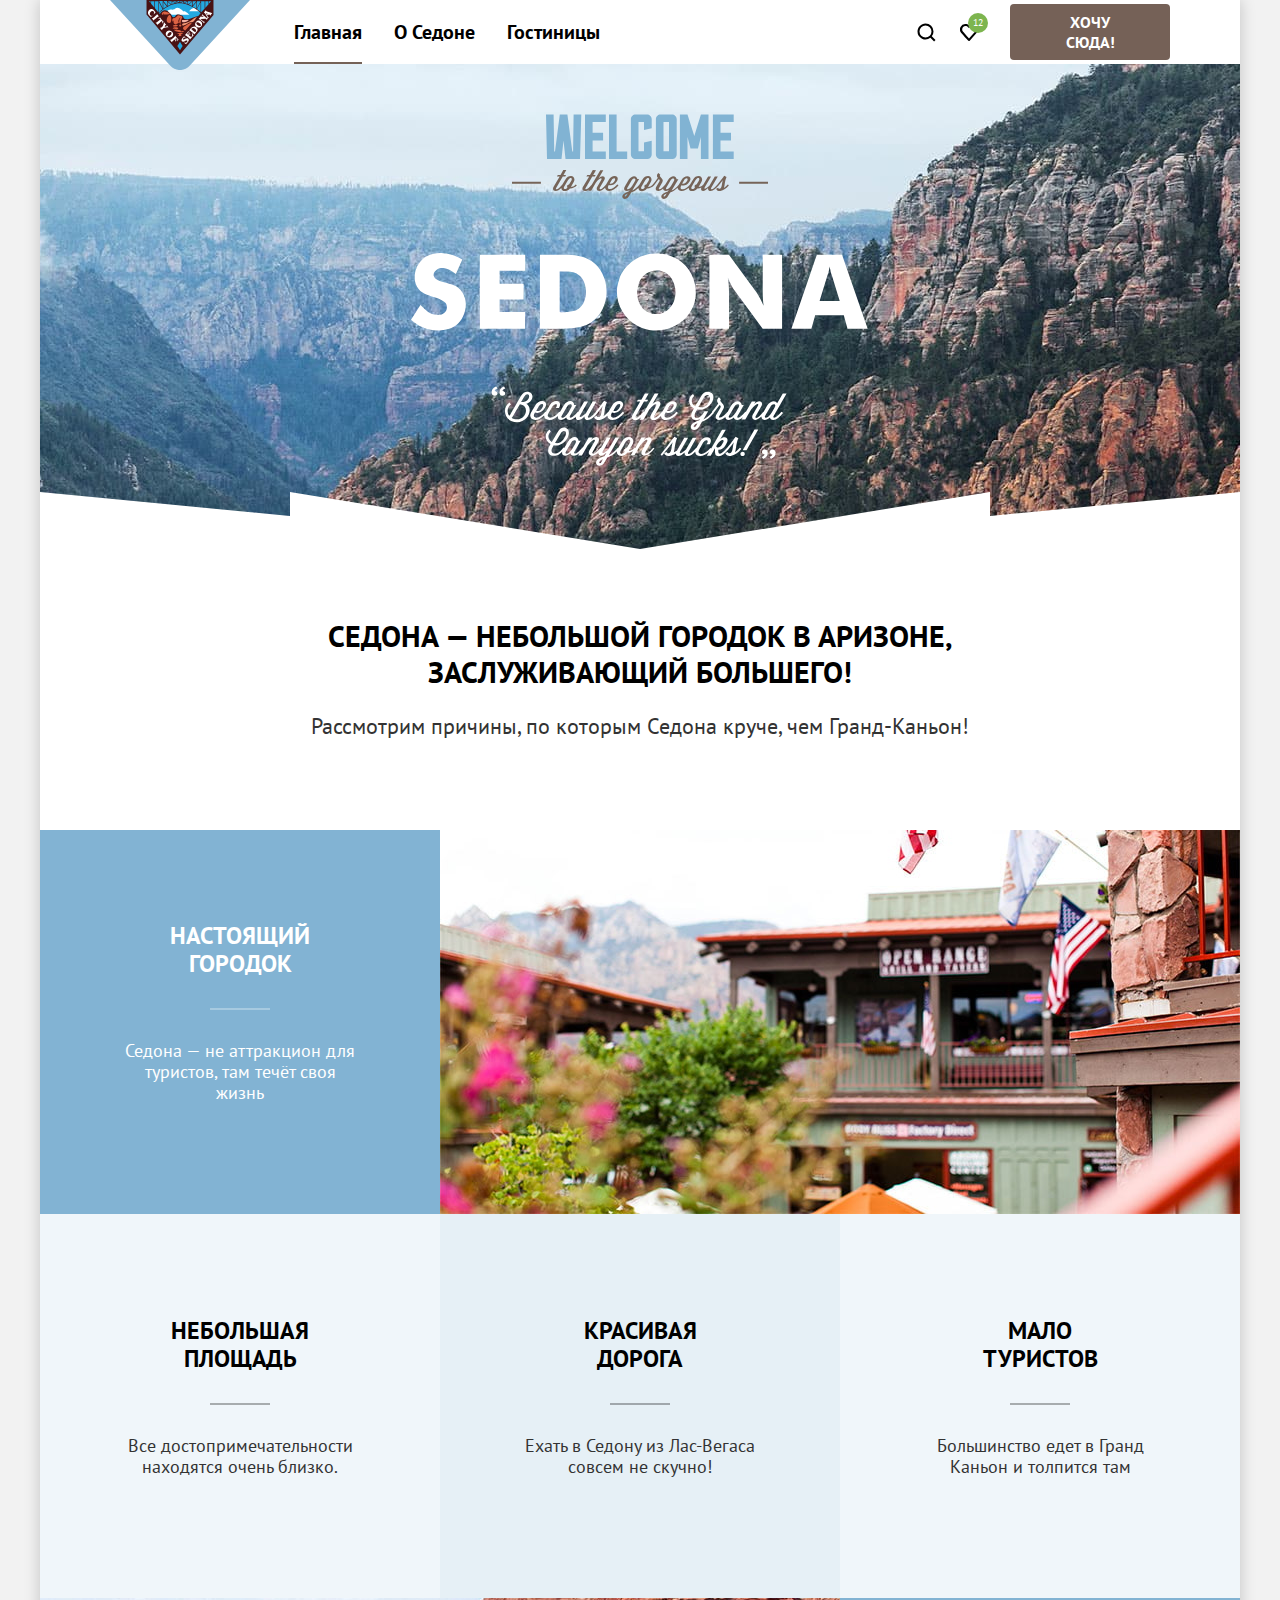
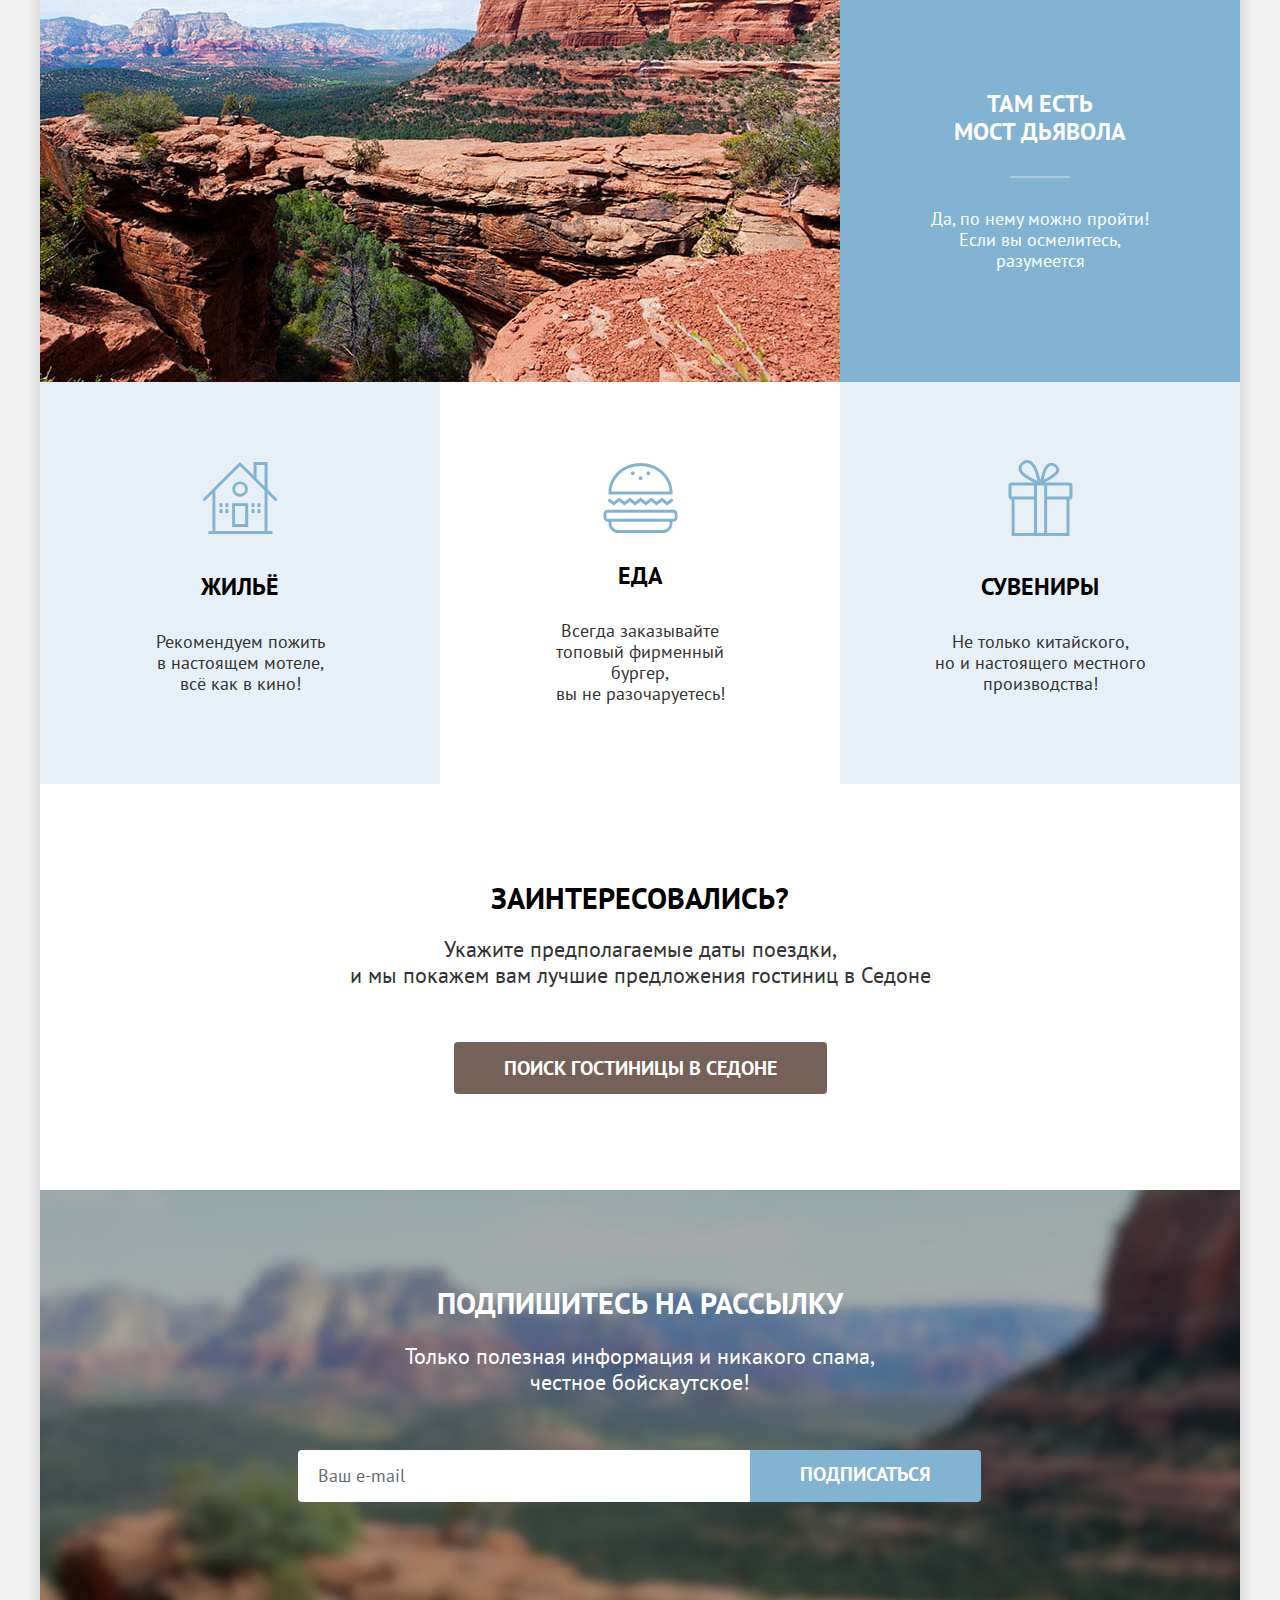
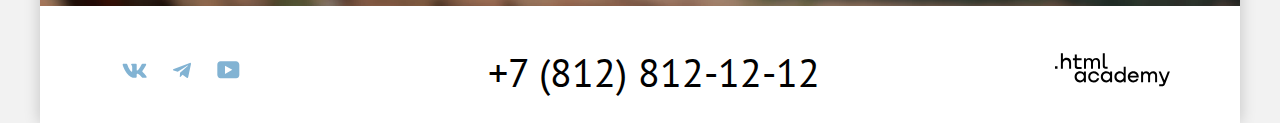
<file: index.html>
<!DOCTYPE html>
<html lang="ru">

  <head>
    <meta charset="utf-8">
    <title>Добро пожаловать в Седону</title>
    <link rel="stylesheet" href="styles/styles.css">
    <link rel="icon" type="image/png" sizes="32x32" href="images/favicon-32x32.png">
  </head>

  <body>
    <div class="container">
      <header class="main-header">
        <span>
          <img class="main-header-logo" src="images/vectors/logo-sedonaa.svg" width="140" height="70"
            alt="Лого города Седона.">
        </span>
        <nav class="navigation">
          <ul class="navigation-list">
            <li class="navigation-item">
              <a class="navigation-link navigation-link-current">Главная</a>
            </li>
            <li class="navigation-item">
              <a class="navigation-link" href="">О Седоне</a>
            </li>
            <li class="navigation-item">
              <a class="navigation-link" href="catalog.html">Гостиницы</a>
            </li>
          </ul>
          <ul class="navigation-list navigation-user">
            <li class="navigation-item">
              <a class="navigation-link" href="#">
                <svg class="navigation-icon" aria-hidden="true" focusable="false" width="20" height="20" fill="none"
                  xmlns="http://www.w3.org/2000/svg">
                  <path
                    d="m19.5 18-3.7-3.67a8 8 0 0 0 1.7-4.87 8 8 0 0 0-8-7.96c-4.4 0-8 3.68-8 8.06a8 8 0 0 0 12.9 6.26l3.7 3.68 1.4-1.5Zm-10-2.48a6 6 0 0 1-6-5.96 6 6 0 0 1 12 0 6 6 0 0 1-6 5.96Z" />
                </svg>
                <span class="visually-hidden">Поиск.</span>
              </a>
            </li>
            <li class="navigation-item">
              <a class="navigation-link" href="#">
                <svg class="navigation-icon navigation-favorites" aria-hidden="true" focusable="false" width="18"
                  height="17" fill="none" xmlns="http://www.w3.org/2000/svg">
                  <path
                    d="M8.9 17a.9.9 0 0 1-.8-.4c-5.4-6.1-6.7-7.5-7-7.9A5.4 5.4 0 0 1 5.5 0C6.8 0 8 .5 9 1.3a5.46 5.46 0 0 1 9 4.1c0 1.3-.5 2.5-1.3 3.4l-7 7.9c-.2.2-.4.3-.8.3Zm-6-9.5c.3.4 3.5 4 6.1 6.9l6.2-7c.5-.5.7-1.2.7-2 0-1.8-1.5-3.3-3.3-3.3-1 0-2 .5-2.7 1.3-.3.3-.6.4-.9.4-.3 0-.6-.2-.8-.4-.7-.8-1.7-1.3-2.7-1.3-1.8 0-3.3 1.5-3.3 3.3-.1.9.3 1.6.7 2.1-.1 0-.1 0 0 0Z" />
                </svg>
                <span class="visually-hidden">Избранное.</span>
                <span class="favoutites-number">12</span>
              </a>
            </li>
            <li class="navigation-item">
              <a class="header-button" href="#">Хочу сюда!</a>
            </li>
          </ul>
        </nav>
      </header>
      <main class="main-container">
        <div class="hero-image">
          <img class="main-picture" src="images/vectors/welcome-all.svg" width="458" height="352"
            alt="Welcome to the gorgeous Senoda because the Grand Canyon sucks.">
          <div class="hero-bottom-zigzag"></div>
        </div>
        <section class="main-message">
          <h1 class="title">Седона — небольшой городок в Аризоне,<br>
            заслуживающий большего!
          </h1>
          <p class="subtitle">Рассмотрим причины, по которым Седона круче, чем Гранд-Каньон!</p>
        </section>
        <section class="advantages-block">
          <h2 class="visually-hidden">Преимущества.</h2>
          <ul class="advantages-list">

            <li class="advantages-item">
              <div class="advantages-wrapper advantages-blue">
                <h3 class="advantages-title">Настоящий<br>городок</h3>
                <p class="advantages-description-white">Седона — не аттракцион для <br> туристов, там течёт своя <br>
                  жизнь
                </p>
              </div>
              <div class="advantages-img">
                <img src="images/index/photo-1.jpg" width="800" height="384" alt="Фото гостиницы в Седоне.">
              </div>
            </li>

            <li class="advantages-item advantages-wrapper advantages-lighter-blue">
              <h3 class="advantages-title">Небольшая<br>площадь</h3>
              <p class="advantages-description">Все достопримечательности <br> находятся очень близко.</p>
            </li>

            <li class="advantages-item">
              <div class="advantages-wrapper advantages-light-blue">
                <h3 class="advantages-title">Красивая<br>дорога</h3>
                <p class="advantages-description">Ехать в Седону из Лас-Вегаса <br> совсем не скучно! </p>
              </div>
            </li>

            <li class="advantages-item advantages-wrapper advantages-lighter-blue">
              <h3 class="advantages-title">Мало<br>туристов</h3>
              <p class="advantages-description">Большинство едет в Гранд <br> Каньон и толпится там</p>
            </li>

            <li class="advantages-item">
              <div class="advantages-img">
                <img src="images/index/photo-2.jpg" width="800" height="384" alt="Фото Моста Дьявола.">
              </div>
              <div class="advantages-wrapper advantages-blue">
                <h3 class="advantages-title">Там есть<br>мост дьявола</h3>
                <p class="advantages-description-white">Да, по нему можно пройти! <br> Если вы осмелитесь, <br>
                  разумеется</p>
              </div>
            </li>
            <li class="advantages-item">
              <div class="advantages-wrapper-services advantages-light-blue advantages-house">
                <h3 class="advantages-title advantages-title-services">Жильё</h3>
                <p class="advantages-description">Рекомендуем пожить <br> в настоящем мотеле, <br> всё как в кино!</p>
              </div>
            </li>
            <li class="advantages-item">
              <div class="advantages-wrapper-services advantages-food">
                <h3 class="advantages-title advantages-title-services">Еда</h3>
                <p class="advantages-description">Всегда заказывайте <br> топовый фирменный бургер, <br> вы не
                  разочаруетесь! </p>
              </div>
            </li>
            <li class="advantages-item">
              <div class="advantages-wrapper-services advantages-light-blue advantages-souvenirs">
                <h3 class="advantages-title advantages-title-services">Сувениры</h3>
                <p class="advantages-description">Не только китайского, <br> но и настоящего местного <br>
                  производства!
                </p>
              </div>
            </li>
          </ul>
        </section>
        <section class="appointment">
          <h2 class="title">Заинтересовались?</h2>
          <p class="subtitle subtitle-appointment">Укажите предполагаемые даты поездки,<br> и мы покажем вам лучшие
            предложения гостиниц в Седоне </p>
          <a class="newsletter-button" href="#">Поиск гостиницы в Седоне</a>
        </section>
        <section class="newsletter">
          <h2 class="title title-white">Подпишитесь на рассылку</h2>
          <p class="subtitle subtitle-white">Только полезная информация и никакого спама,<br>честное бойскаутское!</p>
          <div class="newsletter-form-button">
            <form class="newsletter-form" action="https://echo.htmlacademy.ru/" method="post">
              <label class="visually-hidden" for="newsletter-email">адрес электронной почты.</label>
              <input class="newsletter-email" placeholder="Ваш e-mail" type="email" name="newsletter-email" id="newsletter-email" required>
              <button class="newsletter-button subscribe-button" type="submit">Подписаться</button>
            </form>
          </div>
        </section>
      </main>
      <footer class="main-footer">
        <div class="main-footer-container">
          <section class="footer-social">
            <h3 class="visually-hidden">Социальные сети.</h3>
            <ul class="footer-social-list">
              <li class="footer-social-item">
                <a class="social-item-link" href="https://vk.com/htmlacademy">
                  <span class="visually-hidden">иконка Vkontakte.</span>
                  <div class="footer-social-icon vk-button">
                    <svg class="social-icon" aria-hidden="true" focusable="false" width="25" height="15"
                      viewBox="0 0 25 15" xmlns="http://www.w3.org/2000/svg">
                      <path fill-rule="evenodd" clip-rule="evenodd"
                        d="M24.12 1.8c.16-.54 0-.94-.8-.94H20.7c-.67 0-.98.34-1.15.73 0 0-1.33 3.2-3.22 5.27-.61.6-.9.8-1.23.8-.16 0-.41-.2-.41-.75v-5.1c0-.66-.19-.95-.74-.95H9.82c-.42 0-.67.3-.67.59 0 .62.95.76 1.04 2.51v3.8c0 .83-.15.98-.48.98-.9 0-3.06-3.2-4.34-6.88-.25-.72-.5-1-1.18-1H1.57c-.75 0-.9.34-.9.73 0 .68.89 4.07 4.14 8.55 2.17 3.06 5.23 4.72 8 4.72 1.68 0 1.88-.37 1.88-1v-2.32c0-.74.16-.88.7-.88.38 0 1.05.19 2.6 1.66 1.79 1.75 2.08 2.54 3.08 2.54h2.63c.75 0 1.12-.37.9-1.1-.23-.72-1.08-1.77-2.2-3.02-.62-.71-1.54-1.48-1.82-1.86-.39-.5-.28-.71 0-1.15 0 0 3.2-4.42 3.54-5.93Z" />
                    </svg>
                  </div>
                </a>
              </li>
              <li class="footer-social-item">
                <a class="social-item-link" href="https://t.me/htmlacademy">
                  <span class="visually-hidden">иконка Telegram.</span>
                  <div class="footer-social-icon telegram-button">
                    <svg class="social-icon" aria-hidden="true" focusable="false" width="18" height="16"
                      xmlns="http://www.w3.org/2000/svg">
                      <path
                        d="M16.79.96.84 7.1c-1.09.44-1.08 1.05-.2 1.32l4.1 1.28 9.47-5.98c.44-.27.85-.13.52.17l-7.68 6.93-.28 4.22c.41 0 .6-.2.83-.41l1.99-1.94 4.13 3.06c.77.42 1.31.2 1.5-.71l2.72-12.8c.28-1.1-.43-1.61-1.16-1.28Z" />
                    </svg>
                  </div>
                </a>
              </li>
              <li class="footer-social-item">
                <a class="social-item-link" href="https://www.youtube.com/user/htmlacademyru">
                  <span class="visually-hidden">иконка Youtube.</span>
                  <div class="footer-social-icon youtube-button">
                    <svg class="social-icon" aria-hidden="true" focusable="false" width="23" height="18"
                      xmlns="http://www.w3.org/2000/svg">
                      <path
                        d="M18.94.36H3.51C1.65.36.33 1.95.33 3.76v10.09c0 1.91 1.32 3.5 3.18 3.5h15.65c1.64 0 3.17-1.59 3.17-3.4V3.76c-.22-1.8-1.53-3.4-3.39-3.4ZM7.99 12.89V4.82l7.34 4.04-7.34 4.03Z" />
                    </svg>
                  </div>
                </a>
              </li>
            </ul>
          </section>
          <section class="footer-phone">
            <div class="phone">
              <h3 class="visually-hidden">контактный телефон.</h3>
              <a class="contacts-phone" href="tel:88121212">+7 (812) 812-12-12</a>
            </div>
          </section>
          <section class="footer-developer-logo">
            <div class="developer-logo">
              <h3 class="visually-hidden">ссылка на сайт разработчика.</h3>
              <a class="footer-developer-logo-link" href="https://htmlacademy.ru/">
                <svg class="footer-logo" width="115" height="34" xmlns="http://www.w3.org/2000/svg">
                  <path
                    d="M0 13.26v2.6h2.5v-2.6H0Zm11.6-8.4c-1.6 0-2.8.7-3.6 1.7h-.1V.36h-2v15.5h2v-5.3c0-2.1 1.3-3.6 3.3-3.6 1.8 0 2.9 1.4 2.9 3.2v5.7h2v-6.1c.1-3-1.8-4.9-4.5-4.9Zm15 .3h-4.8v-3.7h-2v3.8h-1.9v2h1.9v6c0 1.7 1 2.7 2.7 2.7h4.1v-2h-3.7c-.7 0-1.1-.4-1.1-1.1v-5.7h4.8v-2Zm14.5-.2c-1.6 0-2.9.8-3.5 2.1h-.1c-.6-1.2-1.8-2.1-3.4-2.1-1.4 0-2.5.8-3.1 1.8h-.1v-1.6H29v10.6h2v-5.4c0-2 1-3.5 2.6-3.5 1.5 0 2.4 1 2.4 2.6v6.3h2v-5.6c0-2.4 1.4-3.3 2.6-3.3 1.5 0 2.4 1 2.4 2.6v6.3h2v-6.5c.1-2.5-1.4-4.3-3.9-4.3Zm6.7 8.1c0 1.7 1 2.7 2.8 2.7h2v-2h-1.7c-.7 0-1.1-.4-1.1-1.1V.36h-2v12.7Zm-18.9 7c-.9-1.1-2.2-1.8-3.9-1.8-3.1 0-5.4 2.3-5.4 5.6s2.3 5.6 5.4 5.6c1.8 0 3-.8 3.8-1.9h.1v1.6h2v-10.6h-2v1.5Zm-3.6 7.4c-2.2 0-3.6-1.6-3.6-3.6s1.4-3.6 3.6-3.6 3.6 1.6 3.6 3.6c0 1.9-1.4 3.6-3.6 3.6Zm18.9-5.1c-.5-2.4-2.6-4.1-5.4-4.1a5.4 5.4 0 0 0-5.6 5.6c0 3.1 2.2 5.6 5.6 5.6 2.8 0 4.9-1.8 5.4-4.2h-2.1a3.4 3.4 0 0 1-3.3 2.3c-2.2 0-3.6-1.6-3.6-3.6s1.4-3.6 3.6-3.6c1.6 0 2.8 1 3.3 2.2h2.1v-.2Zm10.9-2.3c-.9-1.1-2.2-1.8-3.9-1.8-3.1 0-5.4 2.3-5.4 5.6s2.3 5.6 5.4 5.6c1.8 0 3-.8 3.8-1.9h.1v1.6h2v-10.6h-2v1.5Zm-3.6 7.4c-2.2 0-3.6-1.6-3.6-3.6s1.4-3.6 3.6-3.6 3.6 1.6 3.6 3.6c0 1.9-1.5 3.6-3.6 3.6Zm17.2-7.3c-.9-1.1-2.2-1.9-3.9-1.9-3.1 0-5.4 2.3-5.4 5.6s2.2 5.6 5.4 5.6c1.7 0 3-.8 3.8-1.8h.1v1.5h2v-15.4h-2v6.4Zm-3.6 7.3c-2.2 0-3.6-1.6-3.6-3.6s1.4-3.6 3.6-3.6 3.6 1.6 3.6 3.6c-.1 2-1.5 3.6-3.6 3.6Zm13.2-9.2c-3.3 0-5.5 2.5-5.5 5.6 0 3 2.1 5.6 5.5 5.6 2.5 0 4.5-1.3 5.2-3.6h-2.1c-.5 1-1.6 1.6-3 1.6-1.9 0-3.3-1.3-3.4-2.9h8.8c.2-3.6-2-6.3-5.5-6.3Zm0 1.9c1.7 0 3 1 3.3 2.6h-6.5c.3-1.5 1.5-2.6 3.2-2.6Zm19.9-1.9c-1.6 0-2.9.8-3.6 2h-.1c-.6-1.2-1.8-2-3.4-2-1.4 0-2.5.7-3.1 1.8v-1.5h-1.9v10.6h2v-5.4c0-2 1-3.4 2.6-3.5 1.5 0 2.4 1 2.4 2.6v6.3h2v-5.6c0-2.4 1.4-3.3 2.6-3.3 1.5 0 2.4 1 2.4 2.6v6.3h2v-6.5c.1-2.6-1.4-4.4-3.9-4.4Zm11.2 9.1-3.6-8.9h-2.2l4.8 11.6c-.3.9-.7 1.2-1.7 1.2h-2.5v2h2.5c1.8 0 2.8-.8 3.5-2.6l4.7-12.2h-2.1l-3.4 8.9Z" />
                </svg>
              </a>
            </div>
          </section>
        </div>
      </footer>
      <div class="modal-container modal-container-close">
        <div class="modal modal-search">
          <button class="modal-close-button" type="button">
            <span class="visually-hidden">Закрыть.</span>
          </button>
          <section class="modal-content">
            <h2 class="modal-title">Поиск гостиницы в Седоне</h2>
            <form class="search-form" action="https://echo.htmlacademy.ru/" method="post">
              <div class="field-group field-group-arrival">
                <label class="input-title input-title-arrival" for="arrival-date">Дата Заезда:</label>
                <input class="input-field input-field-arrival-departure" type="text" id="arrival-date"
                  name="arrival-date" value="27 апреля 2020" required>
                <span class="input-field-warning">Мы не можем отправить вас в прошлое.</span>
              </div>
              <div class="field-group field-group-departure">
                <label class="input-title input-title-departure" for="departure-date">Дата Выезда:</label>
                <input class="input-field input-field-arrival-departure" type="text" id="departure-date"
                  name="departure-date" value="1 сентября 2023" required>
                <span class="input-field-warning">На эти даты есть свободные номера. Пока есть.</span>
              </div>
              <div class="people">
                <div class="field-group-people">
                  <label class="input-title input-title-adults" for="adults">Взрослые:</label>
                  <div class="quantity-adults">
                    <button class="button-minus" type="button">
                      <svg xmlns="http://www.w3.org/2000/svg" viewBox="0 0 20 20"
                        style="enable-background:new 0 0 20 20" xml:space="preserve">
                        <path d="M3 9h14v2H3z" />
                      </svg>
                      <span class="visually-hidden">Кнопка уменьшающая количество взрослых.</span>
                    </button>
                    <input class="input-field input-field-adults-kids" type="number" step="1" id="adults"
                      name="adults-amount" value="2" required>
                    <button class="button-plus" type="button">
                      <svg xmlns="http://www.w3.org/2000/svg" viewBox="0 0 20 20"
                        style="enable-background:new 0 0 20 20" xml:space="preserve">
                        <path d="M17 9h-6V3H9v6H3v2h6v6h2v-6h6z" />
                      </svg>
                      <span class="visually-hidden">Кнопка увеличивающая количество взрослых.</span>
                    </button>
                  </div>
                </div>
                <div class="field-group-people">
                  <div class="kids-tooltip">
                    <label class="input-title input-title-kids" for="kids">Дети:</label>
                    <span class="tooltip">
                      <button class="tooltip-toggle" type="button" aria-labelledby="tooltip-label-date">
                        <svg width="26" height="26" viewBox="0 0 26 26" fill="none" xmlns="http://www.w3.org/2000/svg">
                          <circle cx="13" cy="13" r="13" fill="#83b3d3" />
                          <path fill-rule="evenodd" clip-rule="evenodd" d="M12 7h2v2h-2V7Zm2 12h-2v-9h2v9Z"
                            fill="#fff" />
                        </svg>
                      </button>
                      <span class="tooltip-text" role="tooltip" id="tooltip-label-date">Укажите количество детей,
                        которые будут с вами, возраст которых от 6 до 18 лет. Дети до 6 лет размещаются
                        бесплатно.</span>
                    </span>
                  </div>
                  <div class="quantity-kids">
                    <button class="button-minus" type="button">
                      <svg xmlns="http://www.w3.org/2000/svg" viewBox="0 0 20 20"
                        style="enable-background:new 0 0 20 20" xml:space="preserve">
                        <path d="M3 9h14v2H3z" />
                      </svg>
                      <span class="visually-hidden">Кнопка уменьшающая количество детей.</span>
                    </button>
                    <input class="input-field input-field-adults-kids" type="number" step="1" id="kids"
                      name="kids-amount" value="2" required>
                    <button class="button-plus" type="button">
                      <svg xmlns="http://www.w3.org/2000/svg" viewBox="0 0 20 20"
                        style="enable-background:new 0 0 20 20" xml:space="preserve">
                        <path d="M17 9h-6V3H9v6H3v2h6v6h2v-6h6z" />
                      </svg>
                      <span class="visually-hidden">Кнопка увеличивающая количество детей.</span>
                    </button>
                  </div>
                </div>
              </div>
              <button class="search-form-button" type="submit">Найти</button>
            </form>
          </section>
        </div>
      </div>
    </div>
  </body>

</html>
</file>
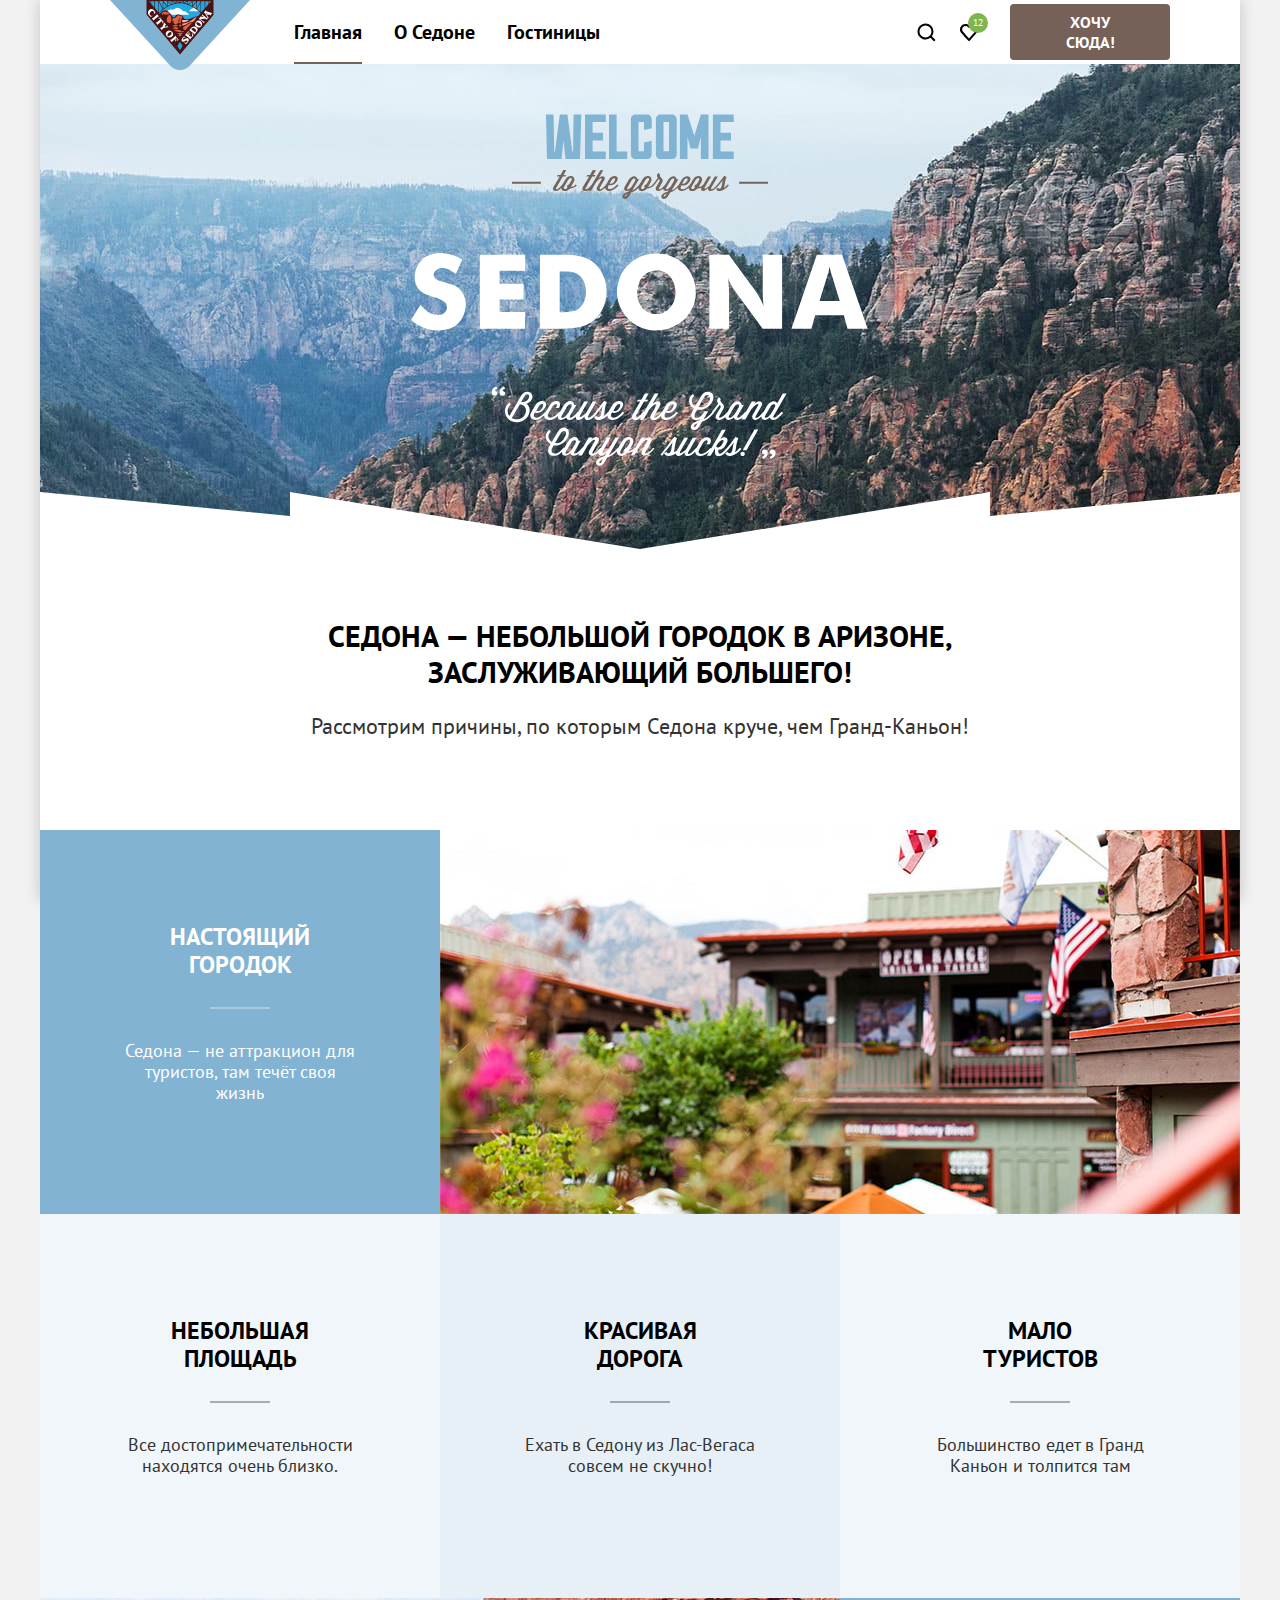
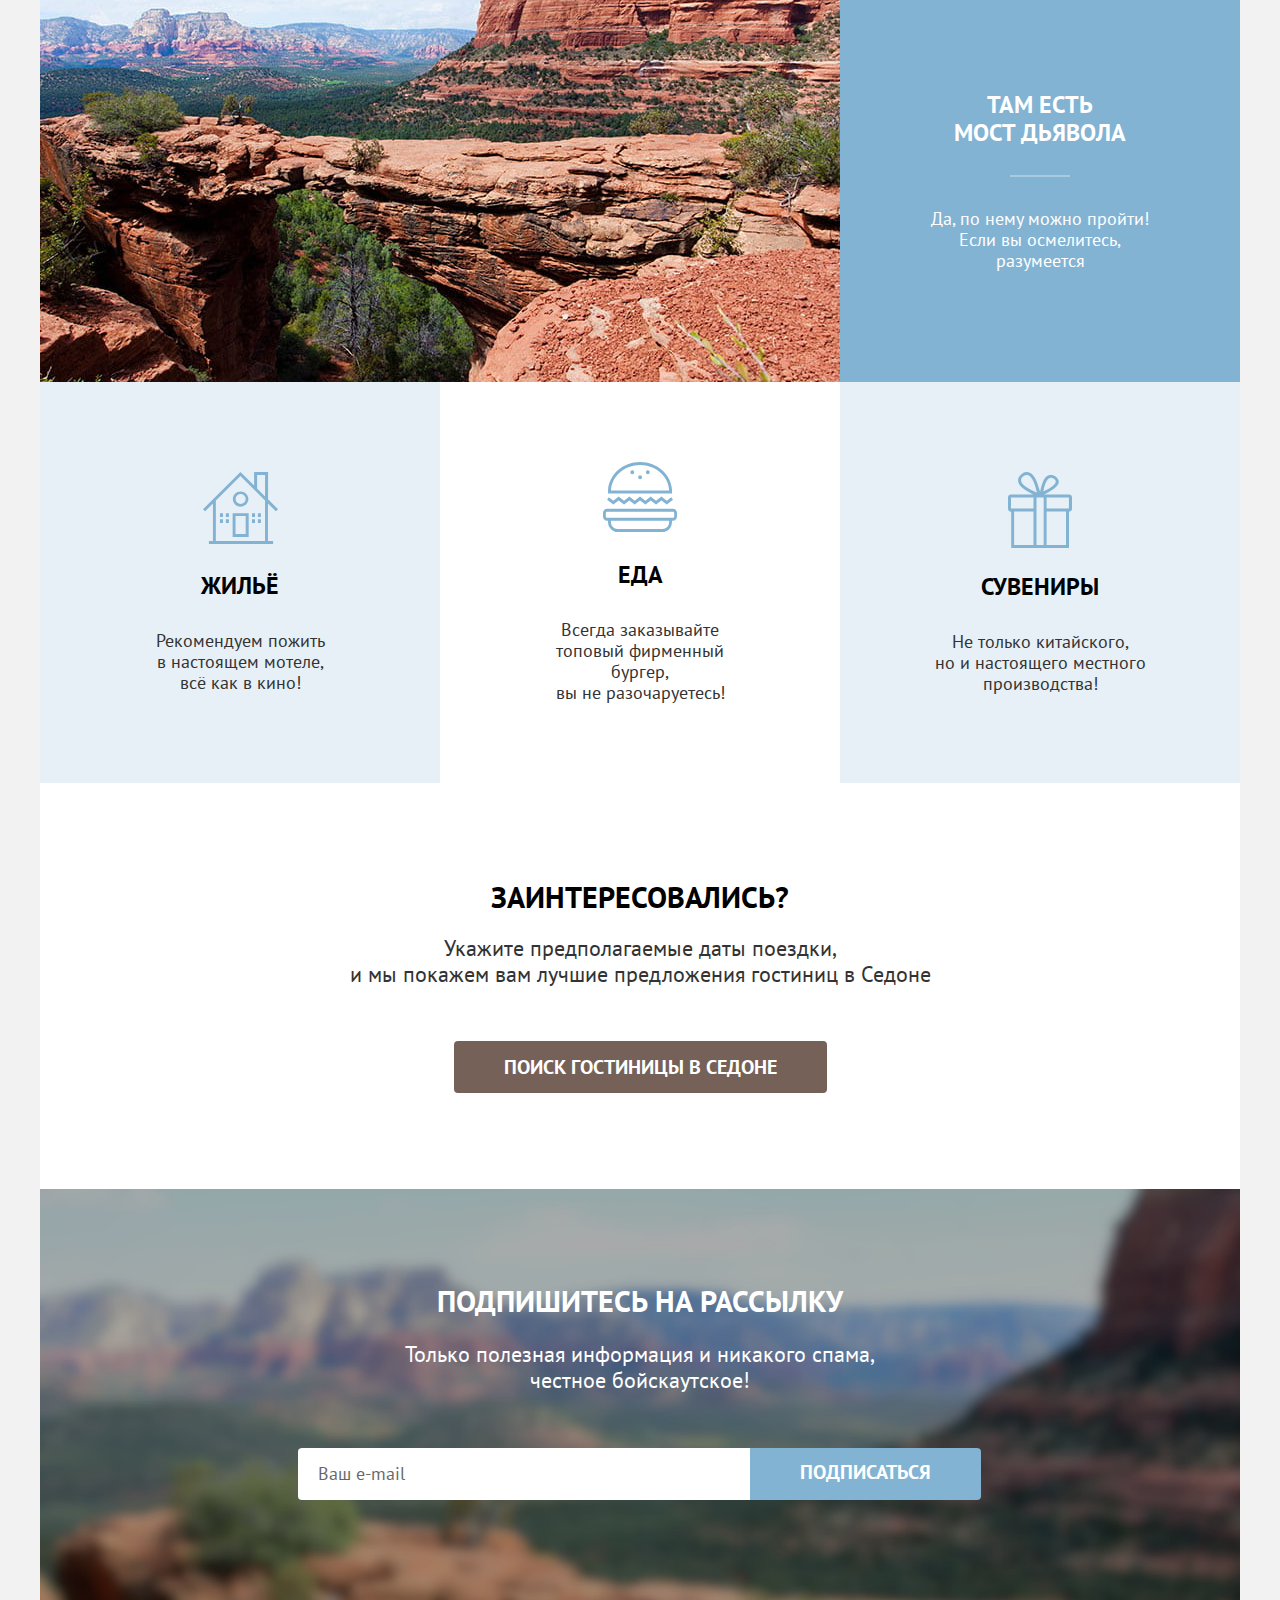
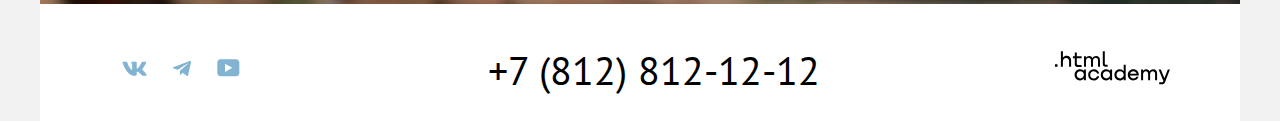
<file: 14/index.html>
<!DOCTYPE html>
<html lang="ru">

  <head>
    <meta charset="utf-8">
    <title>Добро пожаловать в Седону</title>
    <link rel="stylesheet" href="styles/styles.css">
    <link rel="icon" type="image/png" sizes="32x32" href="images/favicon-32x32.png">
    <base href="https://htmlacademy-htmlcss.github.io/2172405-sedona-35/14/">
</head>

  <body>
    <div class="container shadow">
      <header class="main-header">
        <span>
          <img class="main-header-logo" src="images/vectors/logo-sedonaa.svg" width="140" height="70"
            alt="Лого города Седона.">
        </span>
        <nav class="navigation">
          <ul class="navigation-list">
            <li class="navigation-item">
              <a class="navigation-link navigation-link-current">Главная</a>
            </li>
            <li class="navigation-item">
              <a class="navigation-link" href="">О Седоне</a>
            </li>
            <li class="navigation-item">
              <a class="navigation-link" href="catalog.html">Гостиницы</a>
            </li>
          </ul>
          <ul class="navigation-list navigation-user">
            <li class="navigation-item">
              <a class="navigation-link" href="#">
                <svg class="navigation-icon" aria-hidden="true" focusable="false" width="20" height="20" fill="none"
                  xmlns="http://www.w3.org/2000/svg">
                  <path
                    d="m19.5 18-3.7-3.67a8 8 0 0 0 1.7-4.87 8 8 0 0 0-8-7.96c-4.4 0-8 3.68-8 8.06a8 8 0 0 0 12.9 6.26l3.7 3.68 1.4-1.5Zm-10-2.48a6 6 0 0 1-6-5.96 6 6 0 0 1 12 0 6 6 0 0 1-6 5.96Z" />
                </svg>
                <span class="visually-hidden">Поиск.</span>
              </a>
            </li>
            <li class="navigation-item">
              <a class="navigation-link" href="#">
                <svg class="navigation-icon navigation-favorites" aria-hidden="true" focusable="false" width="18"
                  height="17" fill="none" xmlns="http://www.w3.org/2000/svg">
                  <path
                    d="M8.9 17a.9.9 0 0 1-.8-.4c-5.4-6.1-6.7-7.5-7-7.9A5.4 5.4 0 0 1 5.5 0C6.8 0 8 .5 9 1.3a5.46 5.46 0 0 1 9 4.1c0 1.3-.5 2.5-1.3 3.4l-7 7.9c-.2.2-.4.3-.8.3Zm-6-9.5c.3.4 3.5 4 6.1 6.9l6.2-7c.5-.5.7-1.2.7-2 0-1.8-1.5-3.3-3.3-3.3-1 0-2 .5-2.7 1.3-.3.3-.6.4-.9.4-.3 0-.6-.2-.8-.4-.7-.8-1.7-1.3-2.7-1.3-1.8 0-3.3 1.5-3.3 3.3-.1.9.3 1.6.7 2.1-.1 0-.1 0 0 0Z" />
                </svg>
                <span class="visually-hidden">Избранное.</span>
                <span class="favoutites-number">12</span>
              </a>
            </li>
            <li class="navigation-item">
              <a class="header-button" href="#">Хочу сюда!</a>
            </li>
          </ul>
        </nav>
      </header>
      <main class="main-container">
        <div class="hero-image">
          <img class="main-picture" src="images/Vectors/welcome-all.svg" width="458" height="352"
            alt="Welcome to the gorgeous Senoda because the Grand Canyon sucks.">
          <div class="hero-bottom-zigzag"></div>
        </div>
        <section class="main-message">
          <h1 class="title">Седона — небольшой городок в Аризоне,<br>
            заслуживающий большего!
          </h1>
          <p class="subtitle">Рассмотрим причины, по которым Седона круче, чем Гранд-Каньон!</p>
        </section>
        <section class="advantages-block">
          <h2 class="visually-hidden">Преимущества.</h2>
          <ul class="advantages-list">

            <li class="advantages-item">
              <div class="advantages-wrapper advantages-blue">
                <h3 class="advantages-title">Настоящий<br>городок</h3>
                <p class="advantages-description-white">Седона — не аттракцион для <br> туристов, там течёт своя <br>
                  жизнь
                </p>
              </div>
              <div class="advantages-img">
                <img src="images/index/photo-1.jpg" width="800" height="384" alt="Фото гостиницы в Седоне.">
              </div>
            </li>

            <li class="advantages-item advantages-wrapper advantages-lighter-blue">
              <h3 class="advantages-title">Небольшая<br>площадь</h3>
              <p class="advantages-description">Все достопримечательности <br> находятся очень близко.</p>
            </li>

            <li class="advantages-item">
              <div class="advantages-wrapper advantages-light-blue">
                <h3 class="advantages-title">Красивая<br>дорога</h3>
                <p class="advantages-description">Ехать в Седону из Лас-Вегаса <br> совсем не скучно! </p>
              </div>
            </li>

            <li class="advantages-item advantages-wrapper advantages-lighter-blue">
              <h3 class="advantages-title">Мало<br>туристов</h3>
              <p class="advantages-description">Большинство едет в Гранд <br> Каньон и толпится там</p>
            </li>

            <li class="advantages-item">
              <div class="advantages-img">
                <img src="images/index/photo-2.jpg" width="800" height="384" alt="Фото Моста Дьявола.">
              </div>
              <div class="advantages-wrapper advantages-blue">
                <h3 class="advantages-title">Там есть<br>мост дьявола</h3>
                <p class="advantages-description-white">Да, по нему можно пройти! <br> Если вы осмелитесь, <br>
                  разумеется</p>
              </div>
            </li>
            <li class="advantages-item">
              <div class="advantages-wrapper-services advantages-light-blue">
                <div class="advantages-house">
                  <span class="visually-hidden">иконка домика.</span>
                </div>
                <h3 class="advantages-title advantages-title-services">Жильё</h3>
                <p class="advantages-description">Рекомендуем пожить <br> в настоящем мотеле, <br> всё как в кино!</p>
              </div>
            </li>
            <li class="advantages-item">
              <div class="advantages-wrapper-services">
                <div class="advantages-food">
                  <span class="visually-hidden">иконка бургера.</span>
                </div>
                <h3 class="advantages-title advantages-title-services">Еда</h3>
                <p class="advantages-description">Всегда заказывайте <br> топовый фирменный бургер, <br> вы не
                  разочаруетесь! </p>
              </div>
            </li>
            <li class="advantages-item">
              <div class="advantages-wrapper-services advantages-light-blue">
                <div class="advantages-souvenirs">
                  <span class="visually-hidden">иконка сувенира.</span>
                </div>
                <h3 class="advantages-title advantages-title-services">Сувениры</h3>
                <p class="advantages-description">Не только китайского, <br> но и настоящего местного <br>
                  производства!
                </p>
              </div>
            </li>
          </ul>
        </section>
        <section class="appointment">
          <h2 class="title">Заинтересовались?</h2>
          <p class="subtitle subtitle-appointment">Укажите предполагаемые даты поездки,<br> и мы покажем вам лучшие
            предложения гостиниц в Седоне </p>
          <a class="newsletter-button" href="#">Поиск гостиницы в Седоне</a>
        </section>
        <section class="newsletter">
          <h2 class="title title-white">Подпишитесь на рассылку</h2>
          <p class="subtitle subtitle-white">Только полезная информация и никакого спама,<br>честное бойскаутское!</p>
          <div class="newsletter-form-button">
            <form class="newsletter-form" action="https://echo.htmlacademy.ru/" method="post">
              <label class="visually-hidden" for="newsletter-email">адрес электронной почты.</label>
              <input class="newsletter-email" placeholder="Ваш e-mail" type="email" name="newsletter-email" id="newsletter-email" required>
              <button class="newsletter-button subscribe-button" type="submit">Подписаться</button>
            </form>
          </div>
        </section>
      </main>
      <footer class="main-footer">
        <div class="main-footer-container">
          <section class="footer-social">
            <h3 class="visually-hidden">Социальные сети.</h3>
            <ul class="footer-social-list">
              <li class="footer-social-item">
                <a class="social-item-link" href="https://vk.com/htmlacademy">
                  <span class="visually-hidden">иконка Vkontakte.</span>
                  <div class="footer-social-icon vk-button">
                    <svg class="social-icon" aria-hidden="true" focusable="false" width="25" height="15"
                      viewBox="0 0 25 15" xmlns="http://www.w3.org/2000/svg">
                      <path fill-rule="evenodd" clip-rule="evenodd"
                        d="M24.12 1.8c.16-.54 0-.94-.8-.94H20.7c-.67 0-.98.34-1.15.73 0 0-1.33 3.2-3.22 5.27-.61.6-.9.8-1.23.8-.16 0-.41-.2-.41-.75v-5.1c0-.66-.19-.95-.74-.95H9.82c-.42 0-.67.3-.67.59 0 .62.95.76 1.04 2.51v3.8c0 .83-.15.98-.48.98-.9 0-3.06-3.2-4.34-6.88-.25-.72-.5-1-1.18-1H1.57c-.75 0-.9.34-.9.73 0 .68.89 4.07 4.14 8.55 2.17 3.06 5.23 4.72 8 4.72 1.68 0 1.88-.37 1.88-1v-2.32c0-.74.16-.88.7-.88.38 0 1.05.19 2.6 1.66 1.79 1.75 2.08 2.54 3.08 2.54h2.63c.75 0 1.12-.37.9-1.1-.23-.72-1.08-1.77-2.2-3.02-.62-.71-1.54-1.48-1.82-1.86-.39-.5-.28-.71 0-1.15 0 0 3.2-4.42 3.54-5.93Z" />
                    </svg>
                  </div>
                </a>
              </li>
              <li class="footer-social-item">
                <a class="social-item-link" href="https://t.me/htmlacademy">
                  <span class="visually-hidden">иконка Telegram.</span>
                  <div class="footer-social-icon telegram-button">
                    <svg class="social-icon" aria-hidden="true" focusable="false" width="18" height="16"
                      xmlns="http://www.w3.org/2000/svg">
                      <path
                        d="M16.79.96.84 7.1c-1.09.44-1.08 1.05-.2 1.32l4.1 1.28 9.47-5.98c.44-.27.85-.13.52.17l-7.68 6.93-.28 4.22c.41 0 .6-.2.83-.41l1.99-1.94 4.13 3.06c.77.42 1.31.2 1.5-.71l2.72-12.8c.28-1.1-.43-1.61-1.16-1.28Z" />
                    </svg>
                  </div>
                </a>
              </li>
              <li class="footer-social-item">
                <a class="social-item-link" href="https://www.youtube.com/user/htmlacademyru">
                  <span class="visually-hidden">иконка Youtube.</span>
                  <div class="footer-social-icon youtube-button">
                    <svg class="social-icon" aria-hidden="true" focusable="false" width="23" height="18"
                      xmlns="http://www.w3.org/2000/svg">
                      <path
                        d="M18.94.36H3.51C1.65.36.33 1.95.33 3.76v10.09c0 1.91 1.32 3.5 3.18 3.5h15.65c1.64 0 3.17-1.59 3.17-3.4V3.76c-.22-1.8-1.53-3.4-3.39-3.4ZM7.99 12.89V4.82l7.34 4.04-7.34 4.03Z" />
                    </svg>
                  </div>
                </a>
              </li>
            </ul>
          </section>
          <section class="footer-phone">
            <div class="phone">
              <h3 class="visually-hidden">контактный телефон.</h3>
              <a class="contacts-phone" href="tel:88121212">+7 (812) 812-12-12</a>
            </div>
          </section>
          <section class="footer-developer-logo">
            <div class="developer-logo">
              <h3 class="visually-hidden">ссылка на сайт разработчика.</h3>
              <a class="footer-developer-logo-link" href="https://htmlacademy.ru/">
                <svg class="footer-logo" width="115" height="34" xmlns="http://www.w3.org/2000/svg">
                  <path
                    d="M0 13.26v2.6h2.5v-2.6H0Zm11.6-8.4c-1.6 0-2.8.7-3.6 1.7h-.1V.36h-2v15.5h2v-5.3c0-2.1 1.3-3.6 3.3-3.6 1.8 0 2.9 1.4 2.9 3.2v5.7h2v-6.1c.1-3-1.8-4.9-4.5-4.9Zm15 .3h-4.8v-3.7h-2v3.8h-1.9v2h1.9v6c0 1.7 1 2.7 2.7 2.7h4.1v-2h-3.7c-.7 0-1.1-.4-1.1-1.1v-5.7h4.8v-2Zm14.5-.2c-1.6 0-2.9.8-3.5 2.1h-.1c-.6-1.2-1.8-2.1-3.4-2.1-1.4 0-2.5.8-3.1 1.8h-.1v-1.6H29v10.6h2v-5.4c0-2 1-3.5 2.6-3.5 1.5 0 2.4 1 2.4 2.6v6.3h2v-5.6c0-2.4 1.4-3.3 2.6-3.3 1.5 0 2.4 1 2.4 2.6v6.3h2v-6.5c.1-2.5-1.4-4.3-3.9-4.3Zm6.7 8.1c0 1.7 1 2.7 2.8 2.7h2v-2h-1.7c-.7 0-1.1-.4-1.1-1.1V.36h-2v12.7Zm-18.9 7c-.9-1.1-2.2-1.8-3.9-1.8-3.1 0-5.4 2.3-5.4 5.6s2.3 5.6 5.4 5.6c1.8 0 3-.8 3.8-1.9h.1v1.6h2v-10.6h-2v1.5Zm-3.6 7.4c-2.2 0-3.6-1.6-3.6-3.6s1.4-3.6 3.6-3.6 3.6 1.6 3.6 3.6c0 1.9-1.4 3.6-3.6 3.6Zm18.9-5.1c-.5-2.4-2.6-4.1-5.4-4.1a5.4 5.4 0 0 0-5.6 5.6c0 3.1 2.2 5.6 5.6 5.6 2.8 0 4.9-1.8 5.4-4.2h-2.1a3.4 3.4 0 0 1-3.3 2.3c-2.2 0-3.6-1.6-3.6-3.6s1.4-3.6 3.6-3.6c1.6 0 2.8 1 3.3 2.2h2.1v-.2Zm10.9-2.3c-.9-1.1-2.2-1.8-3.9-1.8-3.1 0-5.4 2.3-5.4 5.6s2.3 5.6 5.4 5.6c1.8 0 3-.8 3.8-1.9h.1v1.6h2v-10.6h-2v1.5Zm-3.6 7.4c-2.2 0-3.6-1.6-3.6-3.6s1.4-3.6 3.6-3.6 3.6 1.6 3.6 3.6c0 1.9-1.5 3.6-3.6 3.6Zm17.2-7.3c-.9-1.1-2.2-1.9-3.9-1.9-3.1 0-5.4 2.3-5.4 5.6s2.2 5.6 5.4 5.6c1.7 0 3-.8 3.8-1.8h.1v1.5h2v-15.4h-2v6.4Zm-3.6 7.3c-2.2 0-3.6-1.6-3.6-3.6s1.4-3.6 3.6-3.6 3.6 1.6 3.6 3.6c-.1 2-1.5 3.6-3.6 3.6Zm13.2-9.2c-3.3 0-5.5 2.5-5.5 5.6 0 3 2.1 5.6 5.5 5.6 2.5 0 4.5-1.3 5.2-3.6h-2.1c-.5 1-1.6 1.6-3 1.6-1.9 0-3.3-1.3-3.4-2.9h8.8c.2-3.6-2-6.3-5.5-6.3Zm0 1.9c1.7 0 3 1 3.3 2.6h-6.5c.3-1.5 1.5-2.6 3.2-2.6Zm19.9-1.9c-1.6 0-2.9.8-3.6 2h-.1c-.6-1.2-1.8-2-3.4-2-1.4 0-2.5.7-3.1 1.8v-1.5h-1.9v10.6h2v-5.4c0-2 1-3.4 2.6-3.5 1.5 0 2.4 1 2.4 2.6v6.3h2v-5.6c0-2.4 1.4-3.3 2.6-3.3 1.5 0 2.4 1 2.4 2.6v6.3h2v-6.5c.1-2.6-1.4-4.4-3.9-4.4Zm11.2 9.1-3.6-8.9h-2.2l4.8 11.6c-.3.9-.7 1.2-1.7 1.2h-2.5v2h2.5c1.8 0 2.8-.8 3.5-2.6l4.7-12.2h-2.1l-3.4 8.9Z" />
                </svg>
              </a>
            </div>
          </section>
        </div>
      </footer>
      <div class="modal-container modal-container-close">
        <div class="modal modal-search">
          <button class="modal-close-button" type="button">
            <span class="visually-hidden">Закрыть.</span>
          </button>
          <section class="modal-content">
            <h2 class="modal-title">Поиск гостиницы в Седоне</h2>
            <form class="search-form" action="https://echo.htmlacademy.ru/" method="post">
              <div class="field-group field-group-arrival">
                <label class="input-title input-title-arrival" for="arrival-date">Дата Заезда:</label>
                <input class="input-field input-field-arrival-departure" type="text" id="arrival-date"
                  name="arrival-date" value="27 апреля 2020" required>
                <span class="input-field-warning">Мы не можем отправить вас в прошлое.</span>
              </div>
              <div class="field-group field-group-departure">
                <label class="input-title input-title-departure" for="departure-date">Дата Выезда:</label>
                <input class="input-field input-field-arrival-departure" type="text" id="departure-date"
                  name="departure-date" value="1 сентября 2023" required>
                <span class="input-field-warning">На эти даты есть свободные номера. Пока есть.</span>
              </div>
              <div class="people">
                <div class="field-group-people">
                  <label class="input-title input-title-adults" for="adults">Взрослые:</label>
                  <div class="quantity-adults">
                    <button class="button-minus" type="button">
                      <svg xmlns="http://www.w3.org/2000/svg" viewBox="0 0 20 20"
                        style="enable-background:new 0 0 20 20" xml:space="preserve">
                        <path d="M3 9h14v2H3z" />
                      </svg>
                      <span class="visually-hidden">Кнопка уменьшающая количество взрослых.</span>
                    </button>
                    <input class="input-field input-field-adults-kids" type="number" step="1" id="adults"
                      name="adults-amount" value="2" required>
                    <button class="button-plus" type="button">
                      <svg xmlns="http://www.w3.org/2000/svg" viewBox="0 0 20 20"
                        style="enable-background:new 0 0 20 20" xml:space="preserve">
                        <path d="M17 9h-6V3H9v6H3v2h6v6h2v-6h6z" />
                      </svg>
                      <span class="visually-hidden">Кнопка увеличивающая количество взрослых.</span>
                    </button>
                  </div>
                </div>
                <div class="field-group-people">
                  <div class="kids-tooltip">
                    <label class="input-title input-title-kids" for="kids">Дети:</label>
                    <span class="tooltip">
                      <button class="tooltip-toggle" type="button" aria-labelledby="tooltip-label-date">
                        <svg width="26" height="26" viewBox="0 0 26 26" fill="none" xmlns="http://www.w3.org/2000/svg">
                          <circle cx="13" cy="13" r="13" fill="#83b3d3" />
                          <path fill-rule="evenodd" clip-rule="evenodd" d="M12 7h2v2h-2V7Zm2 12h-2v-9h2v9Z"
                            fill="#fff" />
                        </svg>
                      </button>
                      <span class="tooltip-text" role="tooltip" id="tooltip-label-date">Укажите количество детей,
                        которые будут с вами, возраст которых от 6 до 18 лет. Дети до 6 лет размещаются
                        бесплатно.</span>
                    </span>
                  </div>
                  <div class="quantity-kids">
                    <button class="button-minus" type="button">
                      <svg xmlns="http://www.w3.org/2000/svg" viewBox="0 0 20 20"
                        style="enable-background:new 0 0 20 20" xml:space="preserve">
                        <path d="M3 9h14v2H3z" />
                      </svg>
                      <span class="visually-hidden">Кнопка уменьшающая количество детей.</span>
                    </button>
                    <input class="input-field input-field-adults-kids" type="number" step="1" id="kids"
                      name="kids-amount" value="2" required>
                    <button class="button-plus" type="button">
                      <svg xmlns="http://www.w3.org/2000/svg" viewBox="0 0 20 20"
                        style="enable-background:new 0 0 20 20" xml:space="preserve">
                        <path d="M17 9h-6V3H9v6H3v2h6v6h2v-6h6z" />
                      </svg>
                      <span class="visually-hidden">Кнопка увеличивающая количество детей.</span>
                    </button>
                  </div>
                </div>
              </div>
              <button class="search-form-button" type="submit">Найти</button>
            </form>
          </section>
        </div>
      </div>
    </div>
  </body>

</html>
</file>
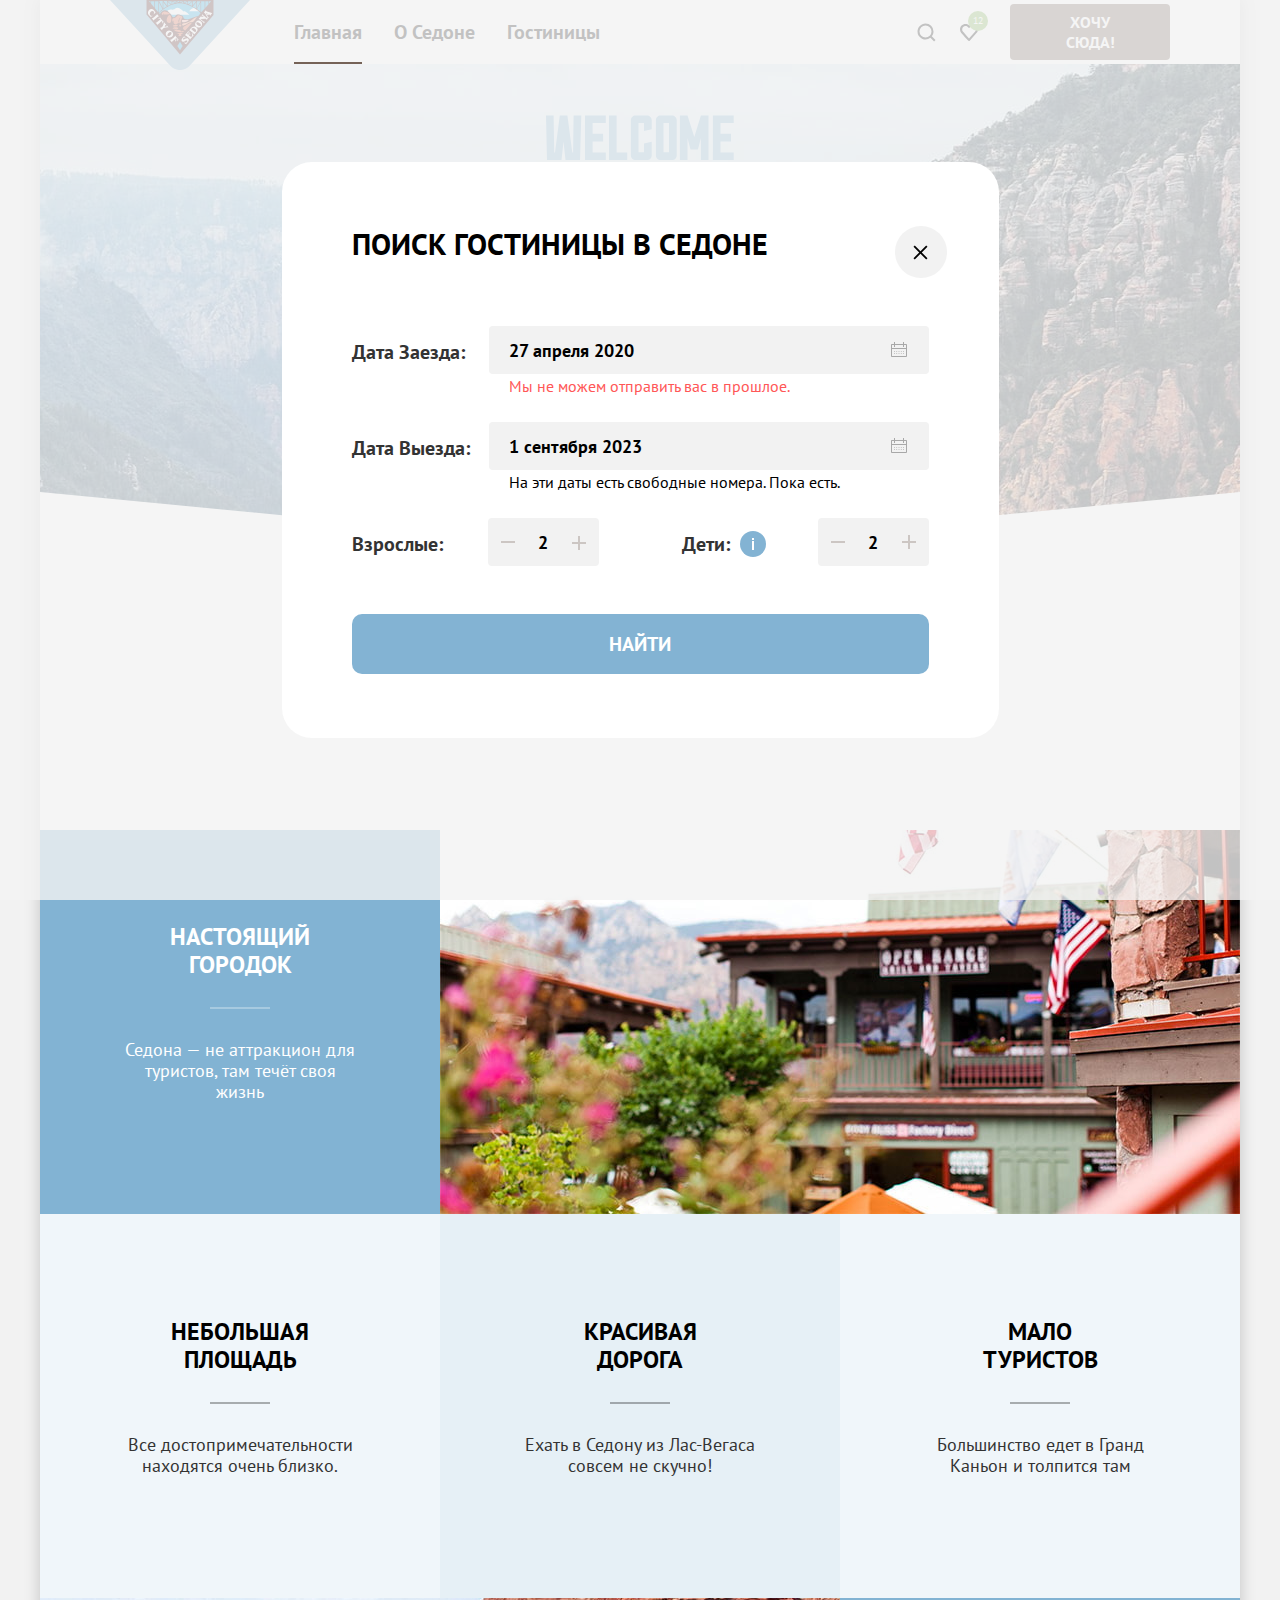
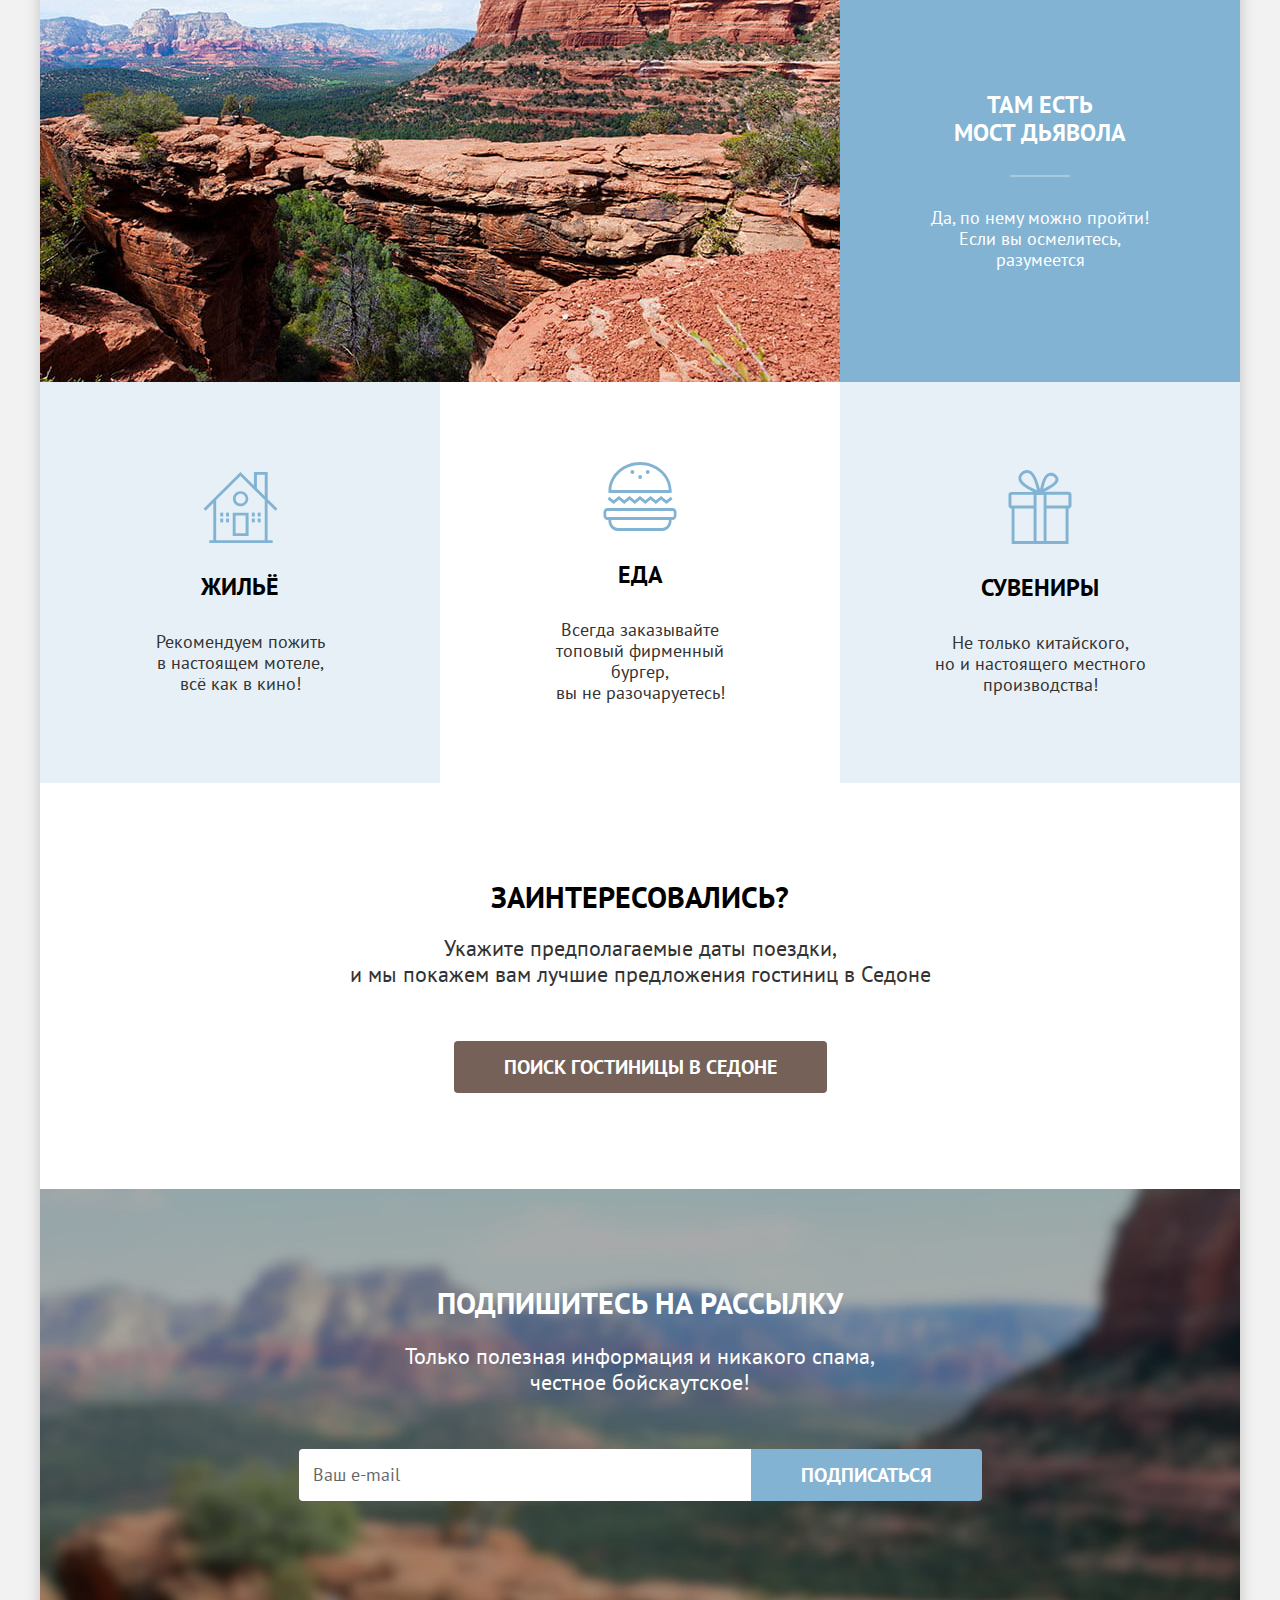
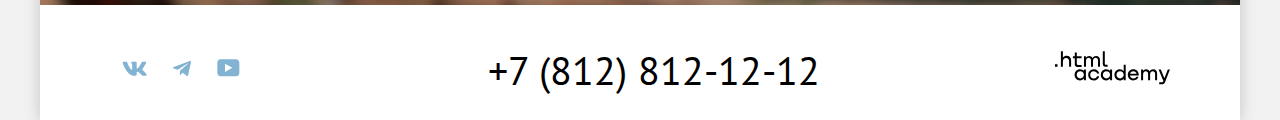
<file: 6/index.html>
<!DOCTYPE html>
<html lang="ru">

  <head>
    <meta charset="utf-8">
    <title>Добро пожаловать в Седону</title>
    <link rel="stylesheet" href="styles/styles.css">
    <link rel="icon" type="image/png" sizes="32x32" href="images/favicon-32x32.png">
    <base href="https://htmlacademy-htmlcss.github.io/2172405-sedona-35/6/">
</head>

  <body>
    <div class="container shadow">
      <header class="main-header">
        <span>
          <img class="main-header-logo" src="images/Vectors/logo-sedona.svg" width="140" height="70"
            alt="Лого города Седона.">
        </span>
        <nav class="navigation">
          <ul class="navigation-list">
            <li class="navigation-left-item">
              <a class="navigation-link navigation-link-current">Главная</a>
            </li>
            <li class="navigation-left-item">
              <a class="navigation-link" href="">О Седоне</a>
            </li>
            <li class="navigation-left-item">
              <a class="navigation-link" href="catalog.html">Гостиницы</a>
            </li>
          </ul>
          <ul class="navigation-list navigation-user">
            <li class="navigation-right-item">
              <a class="navigation-link navigation-link-search" href="#">
                <img class="favorites-search" src="images/vectors/search.svg" width="20" height="20"
                  alt="иконка поиска.">
              </a>
            </li>
            <li class="navigation-right-item">
              <a class="navigation-link navigation-link-heart" href="#">
                <img class="favorites-heart" src="images/vectors/favorites-heart.svg" width="18" height="17"
                  alt="иконка избранного.">
                <span class="favoutites-number">12</span>
              </a>
            </li>
            <li class="navigation-right-item">
              <a class="header-button" href="#">Хочу сюда!</a>
            </li>
          </ul>
        </nav>
      </header>
      <main class="main-page">
        <div class="page-container">
          <div class="hero-image">
            <img class="main-picture" src="images/Vectors/welcome-all.svg" width="458" height="352"
              alt="Welcome to the gorgeous Senoda because the Grand Canyon sucks.">
            <div class="hero-bottom-zigzag"></div>
          </div>
          <section class="main-message">
            <h1 class="title">Седона — небольшой городок в Аризоне,<br>
              заслуживающий большего!
            </h1>
            <p class="subtitle">Рассмотрим причины, по которым Седона круче, чем Гранд-Каньон!</p>
          </section>
          <section class="advantages-block">
            <h2 class="visually-hidden">Преимущества.</h2>
            <ul class="advantages-list">

              <li class="advantages-item">
                <div class="advantages-wrapper advantages-blue">
                  <h3 class="advantages-title">Настоящий<br>городок</h3>
                  <p class="advantages-description-white">Седона — не аттракцион для <br> туристов, там течёт своя <br>
                    жизнь
                  </p>
                </div>
                <div class="advantages-img">
                  <img src="images/index/photo-1.jpg" width="800" height="384" alt="Фото гостиницы в Седоне.">
                </div>
              </li>

              <li class="advantages-item">
                <div class="advantages-wrapper advantages-lighter-blue">
                  <h3 class="advantages-title">Небольшая<br>площадь</h3>
                  <p class="advantages-description">Все достопримечательности <br> находятся очень близко.</p>
                </div>
              </li>

              <li class="advantages-item">
                <div class="advantages-wrapper advantages-light-blue">
                  <h3 class="advantages-title">Красивая<br>дорога</h3>
                  <p class="advantages-description">Ехать в Седону из Лас-Вегаса <br> совсем не скучно! </p>
                </div>
              </li>

              <li class="advantages-item">
                <div class="advantages-wrapper advantages-lighter-blue">
                  <h3 class="advantages-title">Мало<br>туристов</h3>
                  <p class="advantages-description">Большинство едет в Гранд <br> Каньон и толпится там</p>
                </div>
              </li>

              <li class="advantages-item">
                <div class="advantages-img">
                  <img src="images/index/photo-2.jpg" width="800" height="384" alt="Фото Моста Дьявола.">
                </div>
                <div class="advantages-wrapper advantages-blue">
                  <h3 class="advantages-title">Там есть<br>мост дьявола</h3>
                  <p class="advantages-description-white">Да, по нему можно пройти! <br> Если вы осмелитесь, <br>
                    разумеется</p>
                </div>
              </li>
              <li class="advantages-item">
                <div class="advantages-wrapper-services advantages-light-blue">
                  <div class="advantages-icon">
                    <img src="images/vectors/house.svg" width="75" height="72" alt="Иконка домика.">
                  </div>
                  <h3 class="advantages-title advantages-title-services">Жильё</h3>
                  <p class="advantages-description">Рекомендуем пожить <br> в настоящем мотеле, <br> всё как в кино!</p>
                </div>
              </li>

              <li class="advantages-item">
                <div class="advantages-wrapper-services">
                  <div class="advantages-icon">
                    <img src="images/vectors/food.svg" width="74" height="70" alt="иконка бургера.">
                  </div>
                  <h3 class="advantages-title advantages-title-services">Еда</h3>
                  <p class="advantages-description">Всегда заказывайте <br> топовый фирменный бургер, <br> вы не
                    разочаруетесь! </p>
                </div>
              </li>

              <li class="advantages-item">
                <div class="advantages-wrapper-services advantages-light-blue">
                  <div class="advantages-icon">
                    <img src="images/vectors/souvenirs.svg" width="64" height="76" alt="иконка сувенира.">
                  </div>
                  <h3 class="advantages-title advantages-title-services">Сувениры</h3>
                  <p class="advantages-description">Не только китайского, <br> но и настоящего местного <br>
                    производства!
                  </p>
                </div>
              </li>
            </ul>
          </section>
          <section class="appointment">
            <h2 class="title">Заинтересовались?</h2>
            <p class="subtitle subtitle-appointment">Укажите предполагаемые даты поездки,<br> и мы покажем вам лучшие
              предложения гостиниц в
              Седоне </p>
            <a class="newsletter-button" href="#">Поиск гостиницы в Седоне</a>
          </section>
          <section class="newsletter">
            <h2 class="title title-white">Подпишитесь на рассылку</h2>
            <p class="subtitle subtitle-white">Только полезная информация и никакого спама,<br>честное бойскаутское!</p>
            <div class="newsletter-form-button">
              <form class="newsletter-form" action="https://echo.htmlacademy.ru/" method="post">
                <label for="newsletter-email"></label>
                <input class="newsletter-email" placeholder="Ваш e-mail" type="email" name="newsletter-email"
                  id="newsletter-email" required>
                <button class="newsletter-button subscribe-button">Подписаться</button>
              </form>
            </div>
          </section>
        </div>
      </main>
      <footer class="main-footer">
        <div class="main-footer-container">
          <section class="footer-social">
            <h3 class="visually-hidden">Социальные сети.</h3>
            <ul class="footer-social-list">
              <li class="footer-social-item">
                <a class="social-item-link" href="https://vk.com/htmlacademy">
                  <span class="visually-hidden">иконка Vkontakte.</span>
                  <div class="footer-social-icon vk-button">
                    <svg class="social-icon" aria-hidden="true" focusable="false" width="25" height="15"
                      viewBox="0 0 25 15" xmlns="http://www.w3.org/2000/svg">
                      <path fill-rule="evenodd" clip-rule="evenodd"
                        d="M24.12 1.8c.16-.54 0-.94-.8-.94H20.7c-.67 0-.98.34-1.15.73 0 0-1.33 3.2-3.22 5.27-.61.6-.9.8-1.23.8-.16 0-.41-.2-.41-.75v-5.1c0-.66-.19-.95-.74-.95H9.82c-.42 0-.67.3-.67.59 0 .62.95.76 1.04 2.51v3.8c0 .83-.15.98-.48.98-.9 0-3.06-3.2-4.34-6.88-.25-.72-.5-1-1.18-1H1.57c-.75 0-.9.34-.9.73 0 .68.89 4.07 4.14 8.55 2.17 3.06 5.23 4.72 8 4.72 1.68 0 1.88-.37 1.88-1v-2.32c0-.74.16-.88.7-.88.38 0 1.05.19 2.6 1.66 1.79 1.75 2.08 2.54 3.08 2.54h2.63c.75 0 1.12-.37.9-1.1-.23-.72-1.08-1.77-2.2-3.02-.62-.71-1.54-1.48-1.82-1.86-.39-.5-.28-.71 0-1.15 0 0 3.2-4.42 3.54-5.93Z" />
                    </svg>
                  </div>
                </a>
              </li>
              <li class="footer-social-item">
                <a class="social-item-link" href="https://t.me/htmlacademy">
                  <span class="visually-hidden">иконка Telegram.</span>
                  <div class="footer-social-icon telegram-button">
                    <svg class="social-icon" aria-hidden="true" focusable="false" width="18" height="16"
                      xmlns="http://www.w3.org/2000/svg">
                      <path
                        d="M16.79.96.84 7.1c-1.09.44-1.08 1.05-.2 1.32l4.1 1.28 9.47-5.98c.44-.27.85-.13.52.17l-7.68 6.93-.28 4.22c.41 0 .6-.2.83-.41l1.99-1.94 4.13 3.06c.77.42 1.31.2 1.5-.71l2.72-12.8c.28-1.1-.43-1.61-1.16-1.28Z" />
                    </svg>
                  </div>
                </a>
              </li>
              <li class="footer-social-item">
                <a class="social-item-link" href="https://www.youtube.com/user/htmlacademyru">
                  <span class="visually-hidden">иконка Youtube.</span>
                  <div class="footer-social-icon youtube-button">
                    <svg class="social-icon" aria-hidden="true" focusable="false" width="23" height="18"
                      xmlns="http://www.w3.org/2000/svg">
                      <path
                        d="M18.94.36H3.51C1.65.36.33 1.95.33 3.76v10.09c0 1.91 1.32 3.5 3.18 3.5h15.65c1.64 0 3.17-1.59 3.17-3.4V3.76c-.22-1.8-1.53-3.4-3.39-3.4ZM7.99 12.89V4.82l7.34 4.04-7.34 4.03Z" />
                    </svg>
                  </div>
                </a>
              </li>
            </ul>
          </section>
          <section class="footer-phone">
            <div class="phone">
              <h3 class="visually-hidden">контактный телефон.</h3>
              <a class="contacts-phone" href="tel:88121212">+7 (812) 812-12-12</a>
            </div>
          </section>
          <section class="footer-developer-logo">
            <div class="developer-logo">
              <h3 class="visually-hidden">ссылка на сайт разработчика.</h3>
              <a class="footer-developer-logo-link" href="https://htmlacademy.ru/">
                <svg class="footer-logo" width="115" height="34" xmlns="http://www.w3.org/2000/svg">
                  <path
                    d="M0 13.26v2.6h2.5v-2.6H0Zm11.6-8.4c-1.6 0-2.8.7-3.6 1.7h-.1V.36h-2v15.5h2v-5.3c0-2.1 1.3-3.6 3.3-3.6 1.8 0 2.9 1.4 2.9 3.2v5.7h2v-6.1c.1-3-1.8-4.9-4.5-4.9Zm15 .3h-4.8v-3.7h-2v3.8h-1.9v2h1.9v6c0 1.7 1 2.7 2.7 2.7h4.1v-2h-3.7c-.7 0-1.1-.4-1.1-1.1v-5.7h4.8v-2Zm14.5-.2c-1.6 0-2.9.8-3.5 2.1h-.1c-.6-1.2-1.8-2.1-3.4-2.1-1.4 0-2.5.8-3.1 1.8h-.1v-1.6H29v10.6h2v-5.4c0-2 1-3.5 2.6-3.5 1.5 0 2.4 1 2.4 2.6v6.3h2v-5.6c0-2.4 1.4-3.3 2.6-3.3 1.5 0 2.4 1 2.4 2.6v6.3h2v-6.5c.1-2.5-1.4-4.3-3.9-4.3Zm6.7 8.1c0 1.7 1 2.7 2.8 2.7h2v-2h-1.7c-.7 0-1.1-.4-1.1-1.1V.36h-2v12.7Zm-18.9 7c-.9-1.1-2.2-1.8-3.9-1.8-3.1 0-5.4 2.3-5.4 5.6s2.3 5.6 5.4 5.6c1.8 0 3-.8 3.8-1.9h.1v1.6h2v-10.6h-2v1.5Zm-3.6 7.4c-2.2 0-3.6-1.6-3.6-3.6s1.4-3.6 3.6-3.6 3.6 1.6 3.6 3.6c0 1.9-1.4 3.6-3.6 3.6Zm18.9-5.1c-.5-2.4-2.6-4.1-5.4-4.1a5.4 5.4 0 0 0-5.6 5.6c0 3.1 2.2 5.6 5.6 5.6 2.8 0 4.9-1.8 5.4-4.2h-2.1a3.4 3.4 0 0 1-3.3 2.3c-2.2 0-3.6-1.6-3.6-3.6s1.4-3.6 3.6-3.6c1.6 0 2.8 1 3.3 2.2h2.1v-.2Zm10.9-2.3c-.9-1.1-2.2-1.8-3.9-1.8-3.1 0-5.4 2.3-5.4 5.6s2.3 5.6 5.4 5.6c1.8 0 3-.8 3.8-1.9h.1v1.6h2v-10.6h-2v1.5Zm-3.6 7.4c-2.2 0-3.6-1.6-3.6-3.6s1.4-3.6 3.6-3.6 3.6 1.6 3.6 3.6c0 1.9-1.5 3.6-3.6 3.6Zm17.2-7.3c-.9-1.1-2.2-1.9-3.9-1.9-3.1 0-5.4 2.3-5.4 5.6s2.2 5.6 5.4 5.6c1.7 0 3-.8 3.8-1.8h.1v1.5h2v-15.4h-2v6.4Zm-3.6 7.3c-2.2 0-3.6-1.6-3.6-3.6s1.4-3.6 3.6-3.6 3.6 1.6 3.6 3.6c-.1 2-1.5 3.6-3.6 3.6Zm13.2-9.2c-3.3 0-5.5 2.5-5.5 5.6 0 3 2.1 5.6 5.5 5.6 2.5 0 4.5-1.3 5.2-3.6h-2.1c-.5 1-1.6 1.6-3 1.6-1.9 0-3.3-1.3-3.4-2.9h8.8c.2-3.6-2-6.3-5.5-6.3Zm0 1.9c1.7 0 3 1 3.3 2.6h-6.5c.3-1.5 1.5-2.6 3.2-2.6Zm19.9-1.9c-1.6 0-2.9.8-3.6 2h-.1c-.6-1.2-1.8-2-3.4-2-1.4 0-2.5.7-3.1 1.8v-1.5h-1.9v10.6h2v-5.4c0-2 1-3.4 2.6-3.5 1.5 0 2.4 1 2.4 2.6v6.3h2v-5.6c0-2.4 1.4-3.3 2.6-3.3 1.5 0 2.4 1 2.4 2.6v6.3h2v-6.5c.1-2.6-1.4-4.4-3.9-4.4Zm11.2 9.1-3.6-8.9h-2.2l4.8 11.6c-.3.9-.7 1.2-1.7 1.2h-2.5v2h2.5c1.8 0 2.8-.8 3.5-2.6l4.7-12.2h-2.1l-3.4 8.9Z" />
                </svg>
              </a>
            </div>
          </section>
        </div>
      </footer>
      <div class="modal-container">
        <div class="modal modal-search">
          <button class="modal-close-button">
            <span class="visually-hidden">Закрыть.</span>
          </button>
          <section class="modal-content">
            <h2 class="modal-title">Поиск гостиницы в Седоне</h2>
            <form class="search-form" action="https://echo.htmlacademy.ru/" method="post">
              <div class="field-group field-group-arrival">
                <label class="input-title input-title-arrival" for="arrival-date">Дата Заезда:</label>
                <input class="input-field input-field-arrival-departure" type="text" id="arrival-date"
                  name="arrival-date" value="27 апреля 2020" required>
                <span class="input-field-warning">Мы не можем отправить вас в прошлое.</span>
              </div>
              <div class="field-group field-group-departure">
                <label class="input-title input-title-departure" for="departure-date">Дата Выезда:</label>
                <input class="input-field input-field-arrival-departure" type="text" id="departure-date"
                  name="departure-date" value="1 сентября 2023" required>
                <span class="input-field-warning">На эти даты есть свободные номера. Пока есть.</span>
              </div>
              <div class="people">
                <div class="field-group-people">
                  <label class="input-title input-title-adults" for="adults">Взрослые:</label>
                  <div class="quantity-adults">
                    <button class="button-minus" type="button">
                      <span class="visually-hidden">Кнопка уменьшающая количество взрослых.</span>
                    </button>
                    <input class="input-field input-field-adults-kids" type="number" step="1" id="adults"
                      name="adults-amount" value="2" required>
                    <button class="button-plus" type="button">
                      <span class="visually-hidden">Кнопка увеличивающая количество взрослых.</span>
                    </button>
                  </div>
                </div>
                <div class="field-group-people">
                  <div class="kids-tooltip">
                    <label class="input-title input-title-kids" for="kids">Дети:</label>
                    <span class="tooltip">
                      <button class="tooltip-toggle" type="button" aria-labelledby="tooltip-label-date">
                        <svg width="26" height="26" viewBox="0 0 26 26" fill="none" xmlns="http://www.w3.org/2000/svg">
                          <circle cx="13" cy="13" r="13" fill="#83b3d3" />
                          <path fill-rule="evenodd" clip-rule="evenodd" d="M12 7h2v2h-2V7Zm2 12h-2v-9h2v9Z"
                            fill="#fff" />
                        </svg>
                      </button>
                      <span class="tooltip-text" role="tooltip" id="tooltip-label-date">Укажите количество детей,
                        которые
                        будут с вами, возраст которых от 6 до 18 лет. Дети до 6 лет размещаются бесплатно.</span>
                    </span>
                  </div>
                  <div class="quantity-kids">
                    <button class="button-minus" type="button">
                      <span class="visually-hidden">Кнопка уменьшающая количество детей.</span>
                    </button>
                    <input class="input-field input-field-adults-kids" type="number" step="1" id="kids"
                      name="kids-amount" value="2" required>
                    <button class="button-plus" type="button">
                      <span class="visually-hidden">Кнопка увеличивающая количество детей.</span>
                    </button>
                  </div>
                </div>
              </div>
              <button class="search-form-button" type="submit">Найти</button>
            </form>
          </section>
        </div>
      </div>
    </div>
  </body>

</html>
</file>
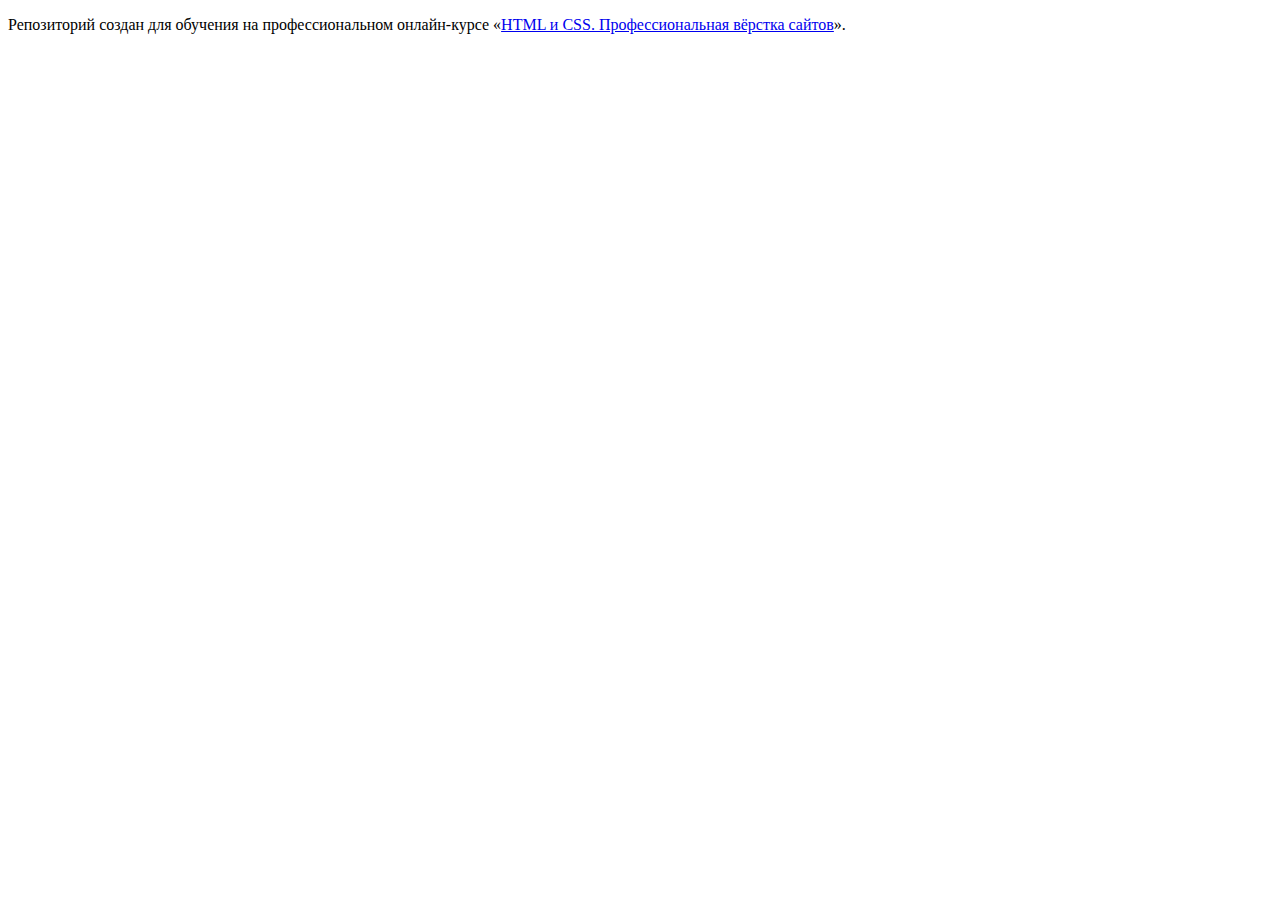
<file: master/index.html>
<!DOCTYPE html>
<html lang="ru">
  <head>
    <meta charset="utf-8">
    <title>HTML Academy: Седона</title>
    <base href="https://htmlacademy-htmlcss.github.io/2172405-sedona-35/master/">
</head>
  <body>

    <p>Репозиторий создан для обучения на профессиональном онлайн‑курсе «<a href="https://htmlacademy.ru/intensive/htmlcss">HTML и CSS. Профессиональная вёрстка сайтов</a>».</p>

  </body>
</html>
</file>
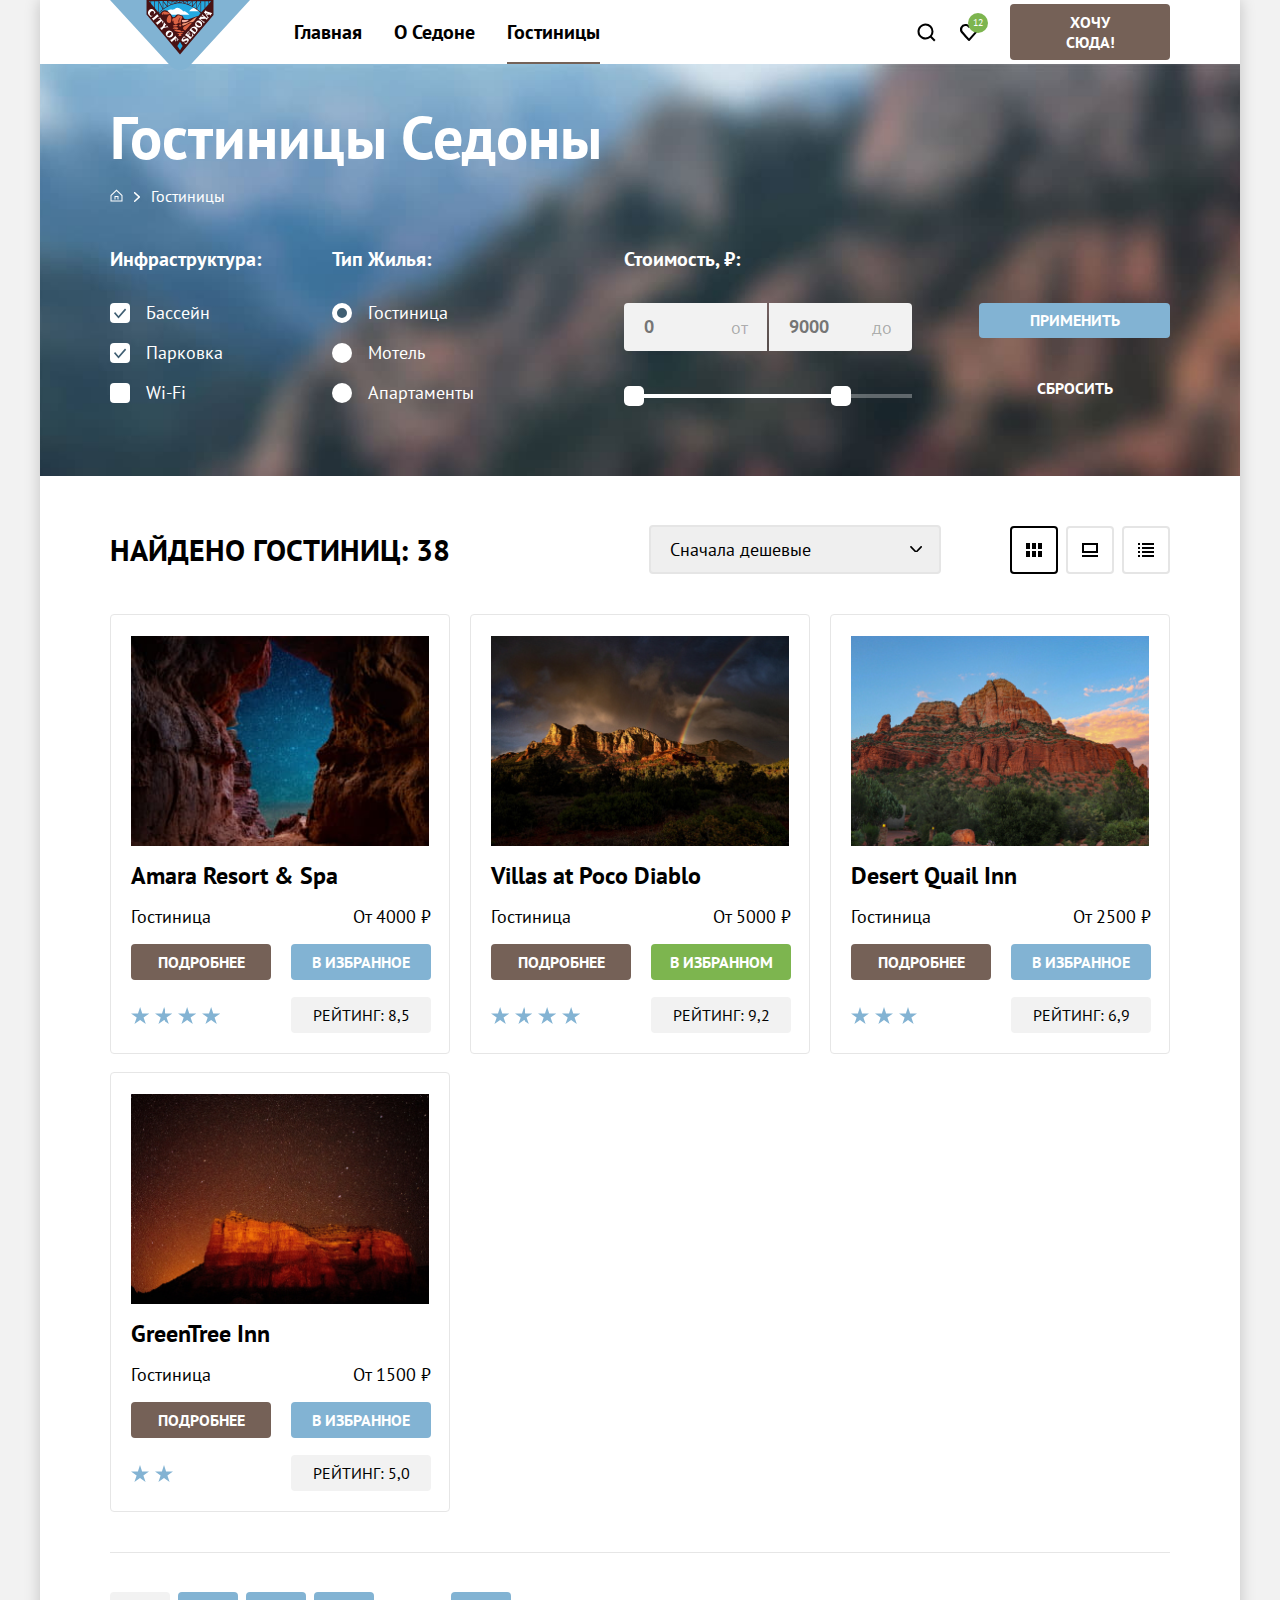
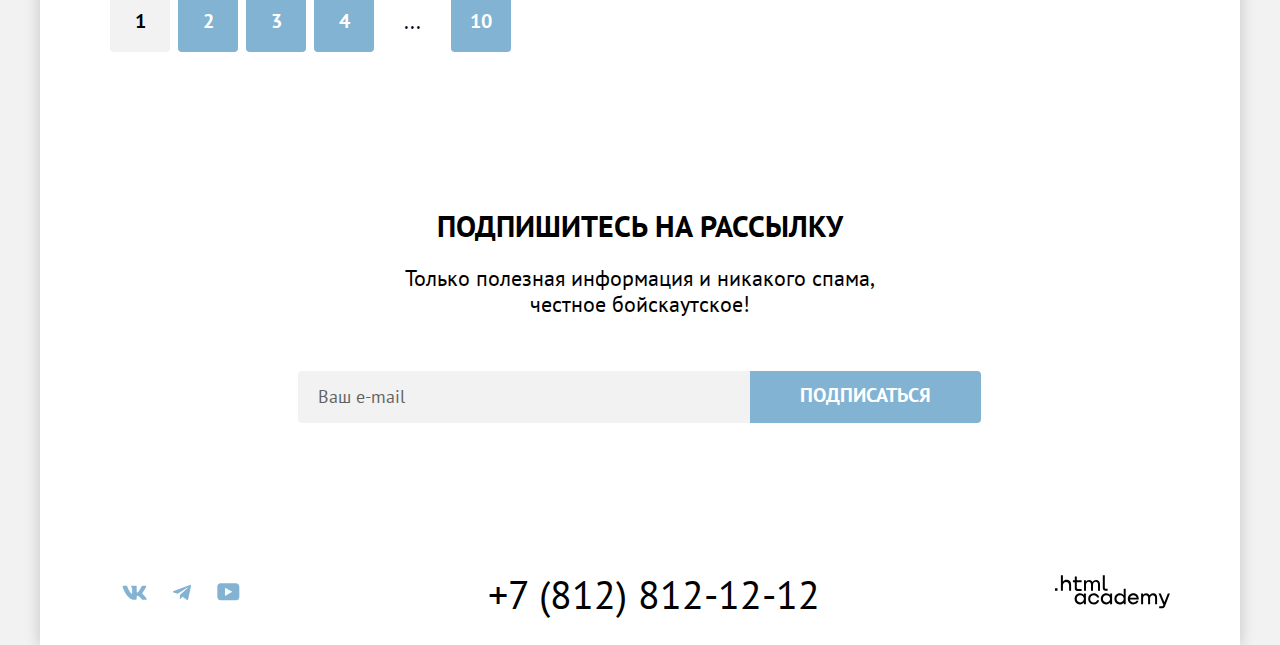
<file: catalog.html>
<!DOCTYPE html>
<html lang="ru">

  <head>
    <meta charset="utf-8">
    <title>Гостиницы Седоны</title>
    <link rel="stylesheet" href="styles/styles.css">
    <link rel="icon" type="image/png" sizes="32x32" href="images/favicon-32x32.png">
  </head>

  <body>
    <div class="container">
      <header class="main-header">
        <a href="index.html">
          <div>
            <img class="main-header-logo" src="images/vectors/logo-sedonaa.svg" width="140" height="70"
              alt="Лого города Седона.">
          </div>
        </a>
        <nav class="navigation">
          <ul class="navigation-list">
            <li class="navigation-item">
              <a class="navigation-link" href="index.html">Главная</a>
            </li>
            <li class="navigation-item">
              <a class="navigation-link" href="">О Седоне</a>
            </li>
            <li class="navigation-item">
              <a class="navigation-link navigation-link-current">Гостиницы</a>
            </li>
          </ul>
          <ul class="navigation-list navigation-user">
            <li class="navigation-item">
              <a class="navigation-link" href="#">
                <svg class="navigation-icon" aria-hidden="true" focusable="false" width="20" height="20" fill="none" xmlns="http://www.w3.org/2000/svg"><path d="m19.5 18-3.7-3.67a8 8 0 0 0 1.7-4.87 8 8 0 0 0-8-7.96c-4.4 0-8 3.68-8 8.06a8 8 0 0 0 12.9 6.26l3.7 3.68 1.4-1.5Zm-10-2.48a6 6 0 0 1-6-5.96 6 6 0 0 1 12 0 6 6 0 0 1-6 5.96Z"/></svg>
                <span class="visually-hidden">Поиск.</span>
              </a>
            </li>
            <li class="navigation-item">
              <a class="navigation-link" href="#">
                <svg class="navigation-icon navigation-favorites" aria-hidden="true" focusable="false" width="18" height="17" fill="none" xmlns="http://www.w3.org/2000/svg">
                  <path
                    d="M8.9 17a.9.9 0 0 1-.8-.4c-5.4-6.1-6.7-7.5-7-7.9A5.4 5.4 0 0 1 5.5 0C6.8 0 8 .5 9 1.3a5.46 5.46 0 0 1 9 4.1c0 1.3-.5 2.5-1.3 3.4l-7 7.9c-.2.2-.4.3-.8.3Zm-6-9.5c.3.4 3.5 4 6.1 6.9l6.2-7c.5-.5.7-1.2.7-2 0-1.8-1.5-3.3-3.3-3.3-1 0-2 .5-2.7 1.3-.3.3-.6.4-.9.4-.3 0-.6-.2-.8-.4-.7-.8-1.7-1.3-2.7-1.3-1.8 0-3.3 1.5-3.3 3.3-.1.9.3 1.6.7 2.1-.1 0-.1 0 0 0Z"/>
                </svg>
                <span class="visually-hidden">Избранное.</span>
                <span class="favoutites-number">12</span>
              </a>
            </li>
            <li class="navigation-item">
              <a class="header-button" href="#">Хочу сюда!</a>
            </li>
          </ul>
        </nav>
      </header>
      <main class="main-container">
        <section class="sedona-hotels-filter">
          <header class="inner-header">
            <h1 class="inner-header-title">Гостиницы Седоны</h1>
            <ul class="breadcrubms">
              <li class="breadcrubms-item">
                <a class="breadcrubms-link" href="index.html">
                  <svg class="breadcrumb-logo" width="13" height="13" viewBox="0 0 13 13"
                    xmlns="http://www.w3.org/2000/svg">
                    <path d="m6.5.5-6 5.8v6.2h12V6.3L6.5.5Zm5 11h-10V6.7l5-4.8 5 4.8v4.8Z" />
                    <path d="M4.5 10.5h1V8h2v2.5h1V7h-4v3.5Z" />
                  </svg>
                  <span class="visually-hidden">Главная страница.</span>
                </a>
              </li>
              <li class="breadcrubms-item">
                <a class="breadcrubms-link">Гостиницы</a>
              </li>
            </ul>
          </header>
          <section class="hotel-search">
            <h2 class="visually-hidden">Поиск гостиниц в Седоне.</h2>
            <form class="search-filter" action="https://echo.htmlacademy.ru/courses" method="get">
              <div class="infrastructure-accomodation">
                <fieldset class="infrastructure">
                  <legend class="search-filter-title">Инфраструктура:</legend>
                  <ul class="search-filter-list">
                    <li class="search-filter-item">
                      <input type="checkbox" class="custom-checkbox" id="pool" name="pool" checked>
                      <label class="search-filter-label" for="pool">Бассейн</label>
                    </li>
                    <li class="search-filter-item">
                      <input type="checkbox" class="custom-checkbox" id="parking" name="parking" checked>
                      <label class="search-filter-label" for="parking">Парковка</label>
                    </li>
                    <li class="search-filter-item">
                      <input type="checkbox" class="custom-checkbox" id="wi-fi" name="wi-fi">
                      <label class="search-filter-label" for="wi-fi">Wi-Fi</label>
                    </li>
                  </ul>
                </fieldset>
                <fieldset class="accomodation">
                  <legend class="search-filter-title">Тип Жилья:</legend>
                  <ul class="search-filter-list">
                    <li class="search-filter-item">
                      <input type="radio" class="custom-radio" id="hotel" name="accomodation" value="hotel" checked>
                      <label class="search-filter-label" for="hotel">Гостиница</label>
                    <li class="search-filter-item">
                      <input type="radio" class="custom-radio" id="motel" name="accomodation" value="motel">
                      <label class="search-filter-label" for="motel">Мотель</label>
                    <li class="search-filter-item">
                      <input type="radio" class="custom-radio" id="apartments" name="accomodation" value="apartments">
                      <label class="search-filter-label" for="apartments">Апартаменты</label>
                    </li>
                  </ul>
                </fieldset>
              </div>
              <div class="price-slider">
                <fieldset class="price">
                  <legend class="search-filter-title">Стоимость, ₽:</legend>
                  <div class="filter-price">
                    <label class="visually-hidden" for="price-from">от</label>
                    <input class="search-filter-field" type="number" id="price-from" placeholder="0" name="price-min">
                    <label class="visually-hidden" for="price-to">до</label>
                    <input class="search-filter-field search-filter-field-right" type="number" id="price-to"
                      placeholder="9000" name="price-max">
                  </div>
                  <div class="range-slider">
                    <div class="range-scale">
                      <div class="range-bar" style="left: 0; width: 208px">
                        <button type="button" class="range-toggle toggle-min">
                          <span class="visually-hidden">цена минимум.</span>
                        </button>
                        <button type="button" class="range-toggle toggle-max">
                          <span class="visually-hidden">цена максимум.</span>
                        </button>
                      </div>
                    </div>
                  </div>
                </fieldset>
              </div>

              <div class="filter-buttons">
                <button class="button-hotels-search" type="submit">Применить</button>
                <button class="button-hotels-search-reset" type="reset">Сбросить</button>
              </div>
            </form>
          </section>
        </section>
        <section class="hotels">
          <div class="sorting">
            <h3 class="visually-hidden">Найденные гостиницы.</h3>
            <p class="hotels-found">Найдено гостиниц: <span>38</span></p>
            <div class="sorting-list">
              <select class="sorting-list-preferences" name="preferences" aria-label="Сортировка">
                <option value="cheap-first">Сначала дешевые</option>
                <option value="expensive-first">Сначала дорогие</option>
                <option value="popular-first">Сначала популярные</option>
              </select>
            </div>
            <div class="sorting-view">
              <a class="sorting-view-button view-icons sorting-view-button-current" href="#">
                <span class="visually-hidden">Показать в виде иконок.</span>
              </a>
              <a class="sorting-view-button view-gallery" href="#">
                <span class="visually-hidden">Показать в виде галлереи.</span>
              </a>
              <a class="sorting-view-button view-list" href="#">
                <span class="visually-hidden">Показать в виде списка.</span>
              </a>
            </div>
          </div>
          <section class="hotels-catalog">
            <ul class="hotel-list">
              <li class="hotel-card">
                <div class="hotel-image">
                  <img src="images/catalog/amaraa.jpg" width="300" height="212" alt="Фото отеля Amara Resort & Spa.">
                </div>
                <h3 class="hotel-name">Amara Resort & Spa</h3>
                <div class="hotel-info">
                  <p class="accomodation-description">Гостиница</p>
                  <p class="accomodation-price">От 4000 ₽</p>
                  <a class="favorites-button" href="#">Подробнее</a>
                  <a class="favorites-button favorites-not" href="#">В избранное</a>
                  <p class="hotel-stars-raiting four-stars"><span class="visually-hidden">Звездность отеля</span></p>
                  <p class="rating">Рейтинг: 8,5</p>
                </div>
              </li>
              <li class="hotel-card">
                <div class="hotel-image">
                  <img src="images/catalog/villass.jpg" width="300" height="212"
                    alt="Фото отеля Villas at Poco Diablo.">
                </div>
                <h3 class="hotel-name">Villas at Poco Diablo</h3>
                <div class="hotel-info">
                  <p class="accomodation-description">Гостиница</p>
                  <p class="accomodation-price">От 5000 ₽</p>
                  <a class="favorites-button" href="#">Подробнее</a>
                  <a class="favorites-button favorites-yes" href="#">В избранном</a>
                  <p class="hotel-stars-raiting four-stars"><span class="visually-hidden">Звездность отеля</span></p>
                  <p class="rating">Рейтинг: 9,2</p>
                </div>
              </li>
              <li class="hotel-card">
                <div class="hotel-image">
                  <img src="images/catalog/desertt.jpg" width="300" height="212" alt="Фото отеля Desert Quail Inn.">
                </div>
                <h3 class="hotel-name">Desert Quail Inn</h3>
                <div class="hotel-info">
                  <p class="accomodation-description">Гостиница</p>
                  <p class="accomodation-price">От 2500 ₽</p>
                  <a class="favorites-button" href="#">Подробнее</a>
                  <a class="favorites-button favorites-not" href="#">В избранное</a>
                  <p class="hotel-stars-raiting three-stars"><span class="visually-hidden">Звездность отеля</span></p>
                  <p class="rating">Рейтинг: 6,9</p>
                </div>
              </li>
              <li class="hotel-card">
                <div class="hotel-image">
                  <img src="images/catalog/greentreee.jpg" width="300" height="212" alt="Фото отеля GreenTree Inn.">
                </div>
                <h3 class="hotel-name">GreenTree Inn</h3>
                <div class="hotel-info">
                  <p class="accomodation-description">Гостиница</p>
                  <p class="accomodation-price">От 1500 ₽</p>
                  <a class="favorites-button" href="#">Подробнее</a>
                  <a class="favorites-button favorites-not" href="#">В избранное</a>
                  <p class="hotel-stars-raiting two-stars"><span class="visually-hidden">Звездность отеля</span></p>
                  <p class="rating">Рейтинг: 5,0</p>
                </div>
              </li>

            </ul>
          </section>
          <div class="pagination">
            <ul class="pagination-section">
              <li class="pagination-item">
                <span class="pagination-link pagination-current">1</span>
              </li>
              <li class="pagination-item">
                <a class="pagination-link" href="#">2</a>
              </li>
              <li class="pagination-item">
                <a class="pagination-link" href="#">3</a>
              </li>
              <li class="pagination-item">
                <a class="pagination-link" href="#">4</a>
              </li>
              <li class="pagination-item">
                <div class="pagination-item pagination-hidden">...</div>
              </li>
              <li class="pagination-item">
                <a class="pagination-link" href="#">10</a>
              </li>
            </ul>
          </div>
        </section>
        <section class="newsletter-no-pic">
          <h2 class="title title-black">Подпишитесь на рассылку</h2>
          <p class="subtitle subtitle-black">Только полезная информация и никакого спама,<br>честное бойскаутское!</p>
          <div class="newsletter-form-button">
            <div class="newsletter-form-button">
              <form class="newsletter-form" action="https://echo.htmlacademy.ru/" method="post">
                <label class="visually-hidden" for="newsletter-email">адрес электронной почты.</label>
                <input class="newsletter-email newsletter-email-gray" placeholder="Ваш e-mail" type="email"
                  name="newsletter-email" id="newsletter-email" required>
                  <button class="newsletter-button subscribe-button" type="submit">Подписаться</button>
              </form>
            </div>
          </div>
        </section>
      </main>
        <footer class="main-footer">
          <div class="main-footer-container">
            <section class="footer-social">
              <h3 class="visually-hidden">Социальные сети.</h3>
              <ul class="footer-social-list">
                <li class="footer-social-item">
                  <a class="social-item-link" href="https://vk.com/htmlacademy">
                    <span class="visually-hidden">иконка Vkontakte.</span>
                    <div class="footer-social-icon vk-button">
                      <svg class="social-icon" aria-hidden="true" focusable="false" width="25" height="15"
                        viewBox="0 0 25 15" xmlns="http://www.w3.org/2000/svg">
                        <path fill-rule="evenodd" clip-rule="evenodd"
                          d="M24.12 1.8c.16-.54 0-.94-.8-.94H20.7c-.67 0-.98.34-1.15.73 0 0-1.33 3.2-3.22 5.27-.61.6-.9.8-1.23.8-.16 0-.41-.2-.41-.75v-5.1c0-.66-.19-.95-.74-.95H9.82c-.42 0-.67.3-.67.59 0 .62.95.76 1.04 2.51v3.8c0 .83-.15.98-.48.98-.9 0-3.06-3.2-4.34-6.88-.25-.72-.5-1-1.18-1H1.57c-.75 0-.9.34-.9.73 0 .68.89 4.07 4.14 8.55 2.17 3.06 5.23 4.72 8 4.72 1.68 0 1.88-.37 1.88-1v-2.32c0-.74.16-.88.7-.88.38 0 1.05.19 2.6 1.66 1.79 1.75 2.08 2.54 3.08 2.54h2.63c.75 0 1.12-.37.9-1.1-.23-.72-1.08-1.77-2.2-3.02-.62-.71-1.54-1.48-1.82-1.86-.39-.5-.28-.71 0-1.15 0 0 3.2-4.42 3.54-5.93Z" />
                      </svg>
                    </div>
                  </a>
                </li>
                <li class="footer-social-item">
                  <a class="social-item-link" href="https://t.me/htmlacademy">
                    <span class="visually-hidden">иконка Telegram.</span>
                    <div class="footer-social-icon telegram-button">
                      <svg class="social-icon" aria-hidden="true" focusable="false" width="18" height="16"
                        xmlns="http://www.w3.org/2000/svg">
                        <path
                          d="M16.79.96.84 7.1c-1.09.44-1.08 1.05-.2 1.32l4.1 1.28 9.47-5.98c.44-.27.85-.13.52.17l-7.68 6.93-.28 4.22c.41 0 .6-.2.83-.41l1.99-1.94 4.13 3.06c.77.42 1.31.2 1.5-.71l2.72-12.8c.28-1.1-.43-1.61-1.16-1.28Z" />
                      </svg>
                    </div>
                  </a>
                </li>
                <li class="footer-social-item">
                  <a class="social-item-link" href="https://www.youtube.com/user/htmlacademyru">
                    <span class="visually-hidden">иконка Youtube.</span>
                    <div class="footer-social-icon youtube-button">
                      <svg class="social-icon" aria-hidden="true" focusable="false" width="23" height="18"
                        xmlns="http://www.w3.org/2000/svg">
                        <path
                          d="M18.94.36H3.51C1.65.36.33 1.95.33 3.76v10.09c0 1.91 1.32 3.5 3.18 3.5h15.65c1.64 0 3.17-1.59 3.17-3.4V3.76c-.22-1.8-1.53-3.4-3.39-3.4ZM7.99 12.89V4.82l7.34 4.04-7.34 4.03Z" />
                      </svg>
                    </div>
                  </a>
                </li>
              </ul>
            </section>
            <section class="footer-phone">
              <h3 class="visually-hidden">контактный телефон.</h3>
              <a class="contacts-phone" href="tel:88121212">+7 (812) 812-12-12</a>
            </section>
            <section class="footer-developer-logo">
              <h3 class="visually-hidden">ссылка на сайт разработчика</h3>
              <a class="footer-developer-logo-link" href="https://htmlacademy.ru/">
                <svg class="footer-logo" width="115" height="34" xmlns="http://www.w3.org/2000/svg">
                  <path
                    d="M0 13.26v2.6h2.5v-2.6H0Zm11.6-8.4c-1.6 0-2.8.7-3.6 1.7h-.1V.36h-2v15.5h2v-5.3c0-2.1 1.3-3.6 3.3-3.6 1.8 0 2.9 1.4 2.9 3.2v5.7h2v-6.1c.1-3-1.8-4.9-4.5-4.9Zm15 .3h-4.8v-3.7h-2v3.8h-1.9v2h1.9v6c0 1.7 1 2.7 2.7 2.7h4.1v-2h-3.7c-.7 0-1.1-.4-1.1-1.1v-5.7h4.8v-2Zm14.5-.2c-1.6 0-2.9.8-3.5 2.1h-.1c-.6-1.2-1.8-2.1-3.4-2.1-1.4 0-2.5.8-3.1 1.8h-.1v-1.6H29v10.6h2v-5.4c0-2 1-3.5 2.6-3.5 1.5 0 2.4 1 2.4 2.6v6.3h2v-5.6c0-2.4 1.4-3.3 2.6-3.3 1.5 0 2.4 1 2.4 2.6v6.3h2v-6.5c.1-2.5-1.4-4.3-3.9-4.3Zm6.7 8.1c0 1.7 1 2.7 2.8 2.7h2v-2h-1.7c-.7 0-1.1-.4-1.1-1.1V.36h-2v12.7Zm-18.9 7c-.9-1.1-2.2-1.8-3.9-1.8-3.1 0-5.4 2.3-5.4 5.6s2.3 5.6 5.4 5.6c1.8 0 3-.8 3.8-1.9h.1v1.6h2v-10.6h-2v1.5Zm-3.6 7.4c-2.2 0-3.6-1.6-3.6-3.6s1.4-3.6 3.6-3.6 3.6 1.6 3.6 3.6c0 1.9-1.4 3.6-3.6 3.6Zm18.9-5.1c-.5-2.4-2.6-4.1-5.4-4.1a5.4 5.4 0 0 0-5.6 5.6c0 3.1 2.2 5.6 5.6 5.6 2.8 0 4.9-1.8 5.4-4.2h-2.1a3.4 3.4 0 0 1-3.3 2.3c-2.2 0-3.6-1.6-3.6-3.6s1.4-3.6 3.6-3.6c1.6 0 2.8 1 3.3 2.2h2.1v-.2Zm10.9-2.3c-.9-1.1-2.2-1.8-3.9-1.8-3.1 0-5.4 2.3-5.4 5.6s2.3 5.6 5.4 5.6c1.8 0 3-.8 3.8-1.9h.1v1.6h2v-10.6h-2v1.5Zm-3.6 7.4c-2.2 0-3.6-1.6-3.6-3.6s1.4-3.6 3.6-3.6 3.6 1.6 3.6 3.6c0 1.9-1.5 3.6-3.6 3.6Zm17.2-7.3c-.9-1.1-2.2-1.9-3.9-1.9-3.1 0-5.4 2.3-5.4 5.6s2.2 5.6 5.4 5.6c1.7 0 3-.8 3.8-1.8h.1v1.5h2v-15.4h-2v6.4Zm-3.6 7.3c-2.2 0-3.6-1.6-3.6-3.6s1.4-3.6 3.6-3.6 3.6 1.6 3.6 3.6c-.1 2-1.5 3.6-3.6 3.6Zm13.2-9.2c-3.3 0-5.5 2.5-5.5 5.6 0 3 2.1 5.6 5.5 5.6 2.5 0 4.5-1.3 5.2-3.6h-2.1c-.5 1-1.6 1.6-3 1.6-1.9 0-3.3-1.3-3.4-2.9h8.8c.2-3.6-2-6.3-5.5-6.3Zm0 1.9c1.7 0 3 1 3.3 2.6h-6.5c.3-1.5 1.5-2.6 3.2-2.6Zm19.9-1.9c-1.6 0-2.9.8-3.6 2h-.1c-.6-1.2-1.8-2-3.4-2-1.4 0-2.5.7-3.1 1.8v-1.5h-1.9v10.6h2v-5.4c0-2 1-3.4 2.6-3.5 1.5 0 2.4 1 2.4 2.6v6.3h2v-5.6c0-2.4 1.4-3.3 2.6-3.3 1.5 0 2.4 1 2.4 2.6v6.3h2v-6.5c.1-2.6-1.4-4.4-3.9-4.4Zm11.2 9.1-3.6-8.9h-2.2l4.8 11.6c-.3.9-.7 1.2-1.7 1.2h-2.5v2h2.5c1.8 0 2.8-.8 3.5-2.6l4.7-12.2h-2.1l-3.4 8.9Z" />
                </svg>
              </a>
            </section>
          </div>
        </footer>
    </div>
  </body>
</html>
</file>
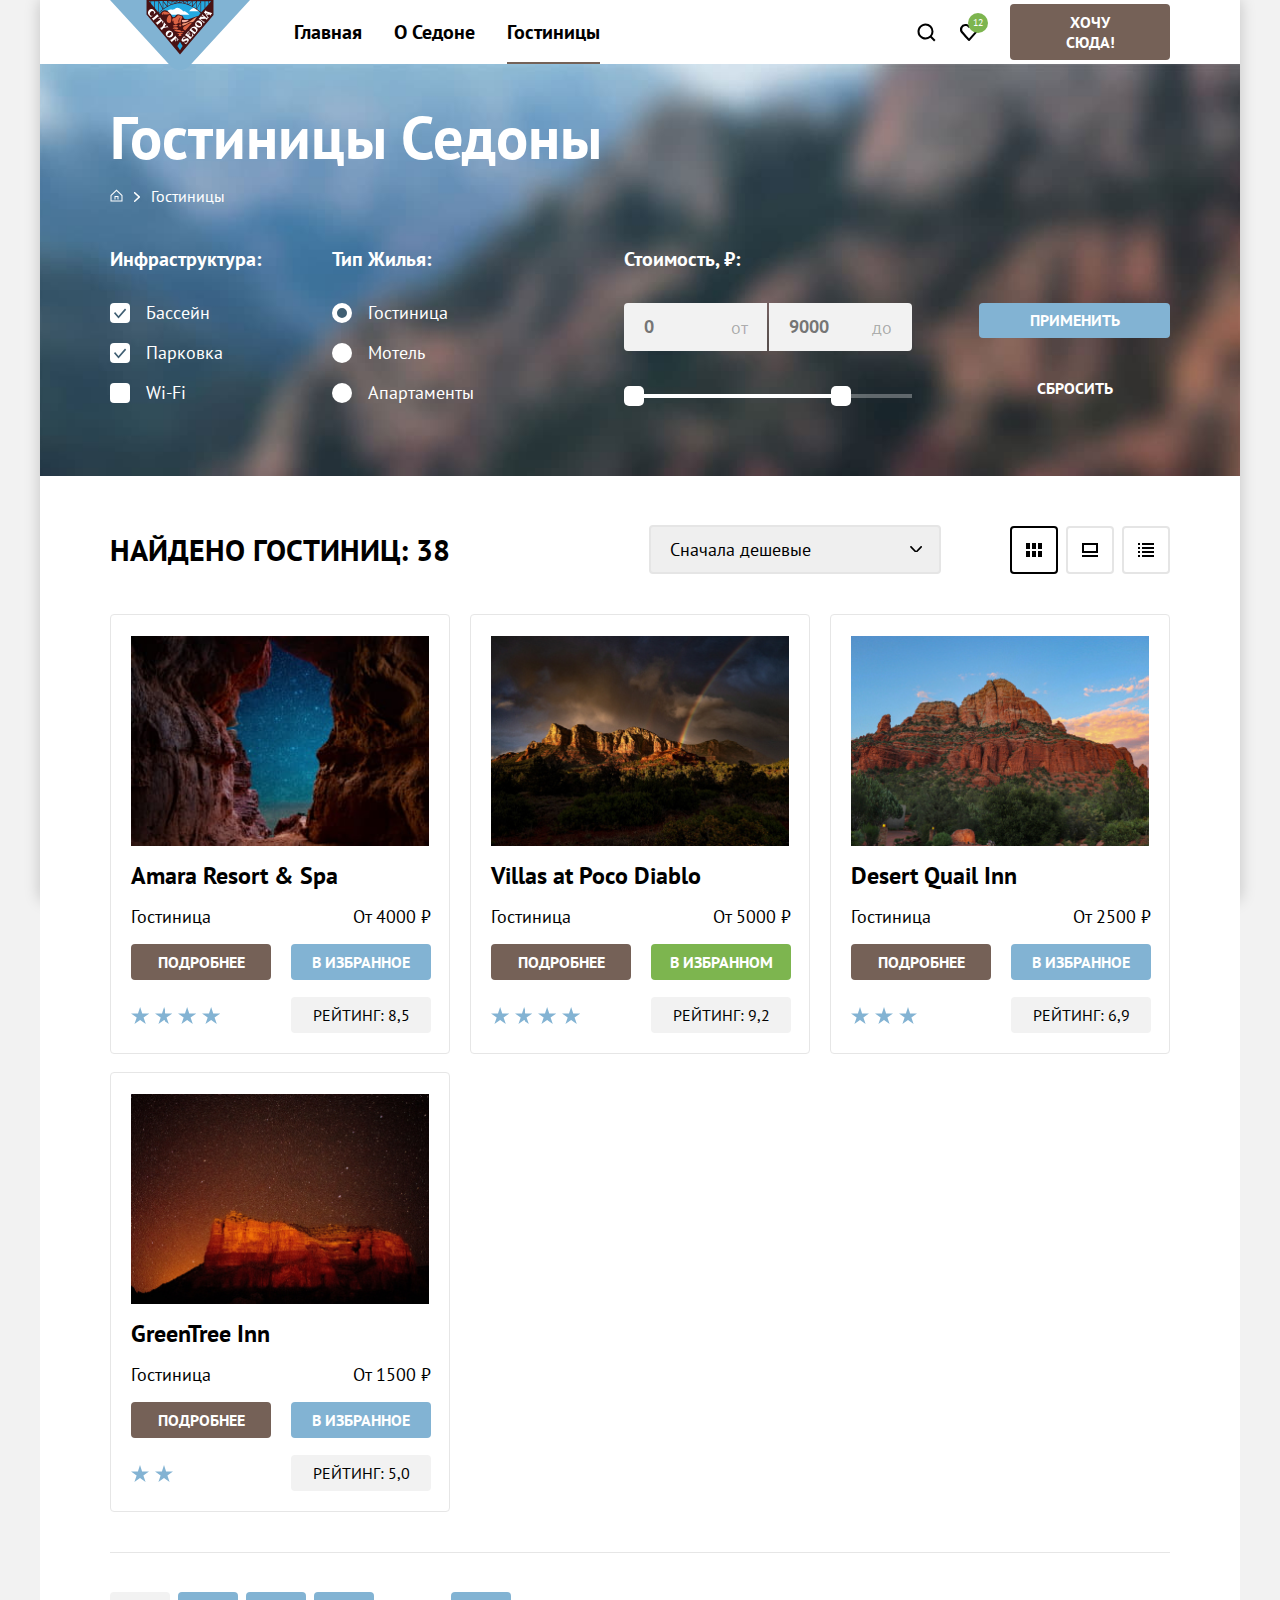
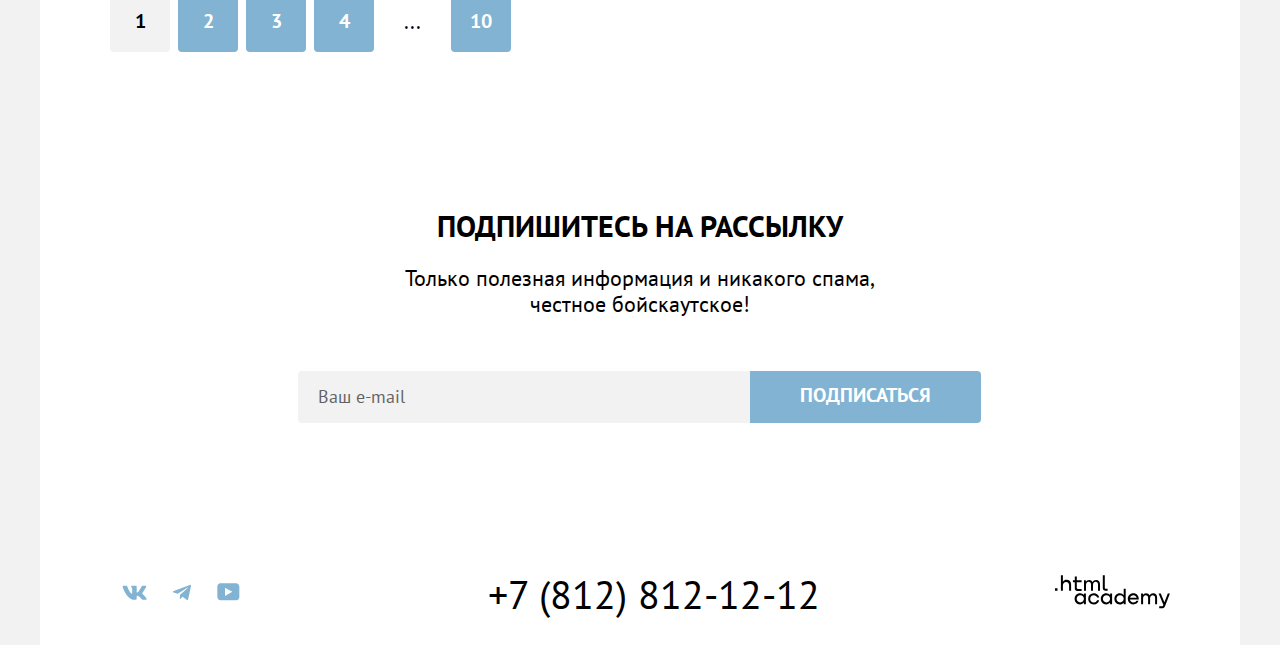
<file: 14/catalog.html>
<!DOCTYPE html>
<html lang="ru">

  <head>
    <meta charset="utf-8">
    <title>Гостиницы Седоны</title>
    <link rel="stylesheet" href="styles/styles.css">
    <link rel="icon" type="image/png" sizes="32x32" href="images/favicon-32x32.png">
    <base href="https://htmlacademy-htmlcss.github.io/2172405-sedona-35/14/">
</head>

  <body>
    <div class="container shadow">
      <header class="main-header">
        <a href="index.html">
          <div>
            <img class="main-header-logo" src="images/vectors/logo-sedonaa.svg" width="140" height="70"
              alt="Лого города Седона.">
          </div>
        </a>
        <nav class="navigation">
          <ul class="navigation-list">
            <li class="navigation-item">
              <a class="navigation-link" href="index.html">Главная</a>
            </li>
            <li class="navigation-item">
              <a class="navigation-link" href="">О Седоне</a>
            </li>
            <li class="navigation-item">
              <a class="navigation-link navigation-link-current">Гостиницы</a>
            </li>
          </ul>
          <ul class="navigation-list navigation-user">
            <li class="navigation-item">
              <a class="navigation-link" href="#">
                <svg class="navigation-icon" aria-hidden="true" focusable="false" width="20" height="20" fill="none" xmlns="http://www.w3.org/2000/svg"><path d="m19.5 18-3.7-3.67a8 8 0 0 0 1.7-4.87 8 8 0 0 0-8-7.96c-4.4 0-8 3.68-8 8.06a8 8 0 0 0 12.9 6.26l3.7 3.68 1.4-1.5Zm-10-2.48a6 6 0 0 1-6-5.96 6 6 0 0 1 12 0 6 6 0 0 1-6 5.96Z"/></svg>
                <span class="visually-hidden">Поиск.</span>
              </a>
            </li>
            <li class="navigation-item">
              <a class="navigation-link" href="#">
                <svg class="navigation-icon navigation-favorites" aria-hidden="true" focusable="false" width="18" height="17" fill="none" xmlns="http://www.w3.org/2000/svg">
                  <path
                    d="M8.9 17a.9.9 0 0 1-.8-.4c-5.4-6.1-6.7-7.5-7-7.9A5.4 5.4 0 0 1 5.5 0C6.8 0 8 .5 9 1.3a5.46 5.46 0 0 1 9 4.1c0 1.3-.5 2.5-1.3 3.4l-7 7.9c-.2.2-.4.3-.8.3Zm-6-9.5c.3.4 3.5 4 6.1 6.9l6.2-7c.5-.5.7-1.2.7-2 0-1.8-1.5-3.3-3.3-3.3-1 0-2 .5-2.7 1.3-.3.3-.6.4-.9.4-.3 0-.6-.2-.8-.4-.7-.8-1.7-1.3-2.7-1.3-1.8 0-3.3 1.5-3.3 3.3-.1.9.3 1.6.7 2.1-.1 0-.1 0 0 0Z"/>
                </svg>
                <span class="visually-hidden">Избранное.</span>
                <span class="favoutites-number">12</span>
              </a>
            </li>
            <li class="navigation-item">
              <a class="header-button" href="#">Хочу сюда!</a>
            </li>
          </ul>
        </nav>
      </header>
      <main class="main-container">
        <section class="sedona-hotels-filter">
          <header class="inner-header">
            <h1 class="inner-header-title">Гостиницы Седоны</h1>
            <ul class="breadcrubms">
              <li class="breadcrubms-item">
                <a class="breadcrubms-link" href="index.html">
                  <svg class="breadcrumb-logo" width="13" height="13" viewBox="0 0 13 13"
                    xmlns="http://www.w3.org/2000/svg">
                    <path d="m6.5.5-6 5.8v6.2h12V6.3L6.5.5Zm5 11h-10V6.7l5-4.8 5 4.8v4.8Z" />
                    <path d="M4.5 10.5h1V8h2v2.5h1V7h-4v3.5Z" />
                  </svg>
                  <span class="visually-hidden">Главная страница.</span>
                </a>
              </li>
              <li class="breadcrubms-item">
                <a class="breadcrubms-link">Гостиницы</a>
              </li>
            </ul>
          </header>
          <section class="hotel-search">
            <h2 class="visually-hidden">Поиск гостиниц в Седоне.</h2>
            <form class="search-filter" action="https://echo.htmlacademy.ru/courses" method="get">
              <div class="infrastructure-accomodation">
                <fieldset class="infrastructure">
                  <legend class="search-filter-title">Инфраструктура:</legend>
                  <ul class="search-filter-list">
                    <li class="search-filter-item">
                      <input type="checkbox" class="custom-checkbox" id="pool" name="pool" checked>
                      <label class="search-filter-label" for="pool">Бассейн</label>
                    </li>
                    <li class="search-filter-item">
                      <input type="checkbox" class="custom-checkbox" id="parking" name="parking" checked>
                      <label class="search-filter-label" for="parking">Парковка</label>
                    </li>
                    <li class="search-filter-item">
                      <input type="checkbox" class="custom-checkbox" id="wi-fi" name="wi-fi">
                      <label class="search-filter-label" for="wi-fi">Wi-Fi</label>
                    </li>
                  </ul>
                </fieldset>
                <fieldset class="accomodation">
                  <legend class="search-filter-title">Тип Жилья:</legend>
                  <ul class="search-filter-list">
                    <li class="search-filter-item">
                      <input type="radio" class="custom-radio" id="hotel" name="accomodation" value="hotel" checked>
                      <label class="search-filter-label" for="hotel">Гостиница</label>
                    <li class="search-filter-item">
                      <input type="radio" class="custom-radio" id="motel" name="accomodation" value="motel">
                      <label class="search-filter-label" for="motel">Мотель</label>
                    <li class="search-filter-item">
                      <input type="radio" class="custom-radio" id="apartments" name="accomodation" value="apartments">
                      <label class="search-filter-label" for="apartments">Апартаменты</label>
                    </li>
                  </ul>
                </fieldset>
              </div>
              <div class="price-slider">
                <fieldset class="price">
                  <legend class="search-filter-title">Стоимость, ₽:</legend>
                  <div class="filter-price">
                    <label class="visually-hidden" for="price-from">от</label>
                    <input class="search-filter-field" type="number" id="price-from" placeholder="0" name="price-min">
                    <label class="visually-hidden" for="price-to">до</label>
                    <input class="search-filter-field search-filter-field-right" type="number" id="price-to"
                      placeholder="9000" name="price-max">
                  </div>
                  <div class="range-slider">
                    <div class="range-scale">
                      <div class="range-bar" style="left: 0; width: 208px">
                        <button type="button" class="range-toggle toggle-min">
                          <span class="visually-hidden">цена минимум.</span>
                        </button>
                        <button type="button" class="range-toggle toggle-max">
                          <span class="visually-hidden">цена максимум.</span>
                        </button>
                      </div>
                    </div>
                  </div>
                </fieldset>
              </div>

              <div class="filter-buttons">
                <button class="button-hotels-search" type="submit">Применить</button>
                <button class="button-hotels-search-reset" type="reset">Сбросить</button>
              </div>
            </form>
          </section>
        </section>
        <section class="hotels">
          <div class="sorting">
            <h3 class="visually-hidden">Найденные гостиницы.</h3>
            <p class="hotels-found">Найдено гостиниц: <span>38</span></p>
            <div class="sorting-list">
              <select class="sorting-list-preferences" name="preferences" aria-label="Сортировка">
                <option value="cheap-first">Сначала дешевые</option>
                <option value="expensive-first">Сначала дорогие</option>
                <option value="popular-first">Сначала популярные</option>
              </select>
            </div>
            <div class="sorting-view">
              <a class="sorting-view-button view-icons sorting-view-button-current" href="#">
                <span class="visually-hidden">Показать в виде иконок.</span>
              </a>
              <a class="sorting-view-button view-gallery" href="#">
                <span class="visually-hidden">Показать в виде галлереи.</span>
              </a>
              <a class="sorting-view-button view-list" href="#">
                <span class="visually-hidden">Показать в виде списка.</span>
              </a>
            </div>
          </div>
          <section class="hotels-catalog">
            <ul class="hotel-list">
              <li class="hotel-card">
                <div class="hotel-image">
                  <img src="images/catalog/amaraa.jpg" width="300" height="212" alt="Фото отеля Amara Resort & Spa.">
                </div>
                <h3 class="hotel-name">Amara Resort & Spa</h3>
                <div class="hotel-info">
                  <p class="accomodation-description">Гостиница</p>
                  <p class="accomodation-price">От 4000 ₽</p>
                  <a class="favorites-button" href="#">Подробнее</a>
                  <a class="favorites-button favorites-not" href="#">В избранное</a>
                  <p class="hotel-stars-raiting four-stars"><span class="visually-hidden">Звездность отеля</span></p>
                  <p class="rating">Рейтинг: 8,5</p>
                </div>
              </li>
              <li class="hotel-card">
                <div class="hotel-image">
                  <img src="images/catalog/villass.jpg" width="300" height="212"
                    alt="Фото отеля Villas at Poco Diablo.">
                </div>
                <h3 class="hotel-name">Villas at Poco Diablo</h3>
                <div class="hotel-info">
                  <p class="accomodation-description">Гостиница</p>
                  <p class="accomodation-price">От 5000 ₽</p>
                  <a class="favorites-button" href="#">Подробнее</a>
                  <a class="favorites-button favorites-yes" href="#">В избранном</a>
                  <p class="hotel-stars-raiting four-stars"><span class="visually-hidden">Звездность отеля</span></p>
                  <p class="rating">Рейтинг: 9,2</p>
                </div>
              </li>
              <li class="hotel-card">
                <div class="hotel-image">
                  <img src="images/catalog/desertt.jpg" width="300" height="212" alt="Фото отеля Desert Quail Inn.">
                </div>
                <h3 class="hotel-name">Desert Quail Inn</h3>
                <div class="hotel-info">
                  <p class="accomodation-description">Гостиница</p>
                  <p class="accomodation-price">От 2500 ₽</p>
                  <a class="favorites-button" href="#">Подробнее</a>
                  <a class="favorites-button favorites-not" href="#">В избранное</a>
                  <p class="hotel-stars-raiting three-stars"><span class="visually-hidden">Звездность отеля</span></p>
                  <p class="rating">Рейтинг: 6,9</p>
                </div>
              </li>
              <li class="hotel-card">
                <div class="hotel-image">
                  <img src="images/catalog/greentreee.jpg" width="300" height="212" alt="Фото отеля GreenTree Inn.">
                </div>
                <h3 class="hotel-name">GreenTree Inn</h3>
                <div class="hotel-info">
                  <p class="accomodation-description">Гостиница</p>
                  <p class="accomodation-price">От 1500 ₽</p>
                  <a class="favorites-button" href="#">Подробнее</a>
                  <a class="favorites-button favorites-not" href="#">В избранное</a>
                  <p class="hotel-stars-raiting two-stars"><span class="visually-hidden">Звездность отеля</span></p>
                  <p class="rating">Рейтинг: 5,0</p>
                </div>
              </li>

            </ul>
          </section>
          <div class="pagination">
            <ul class="pagination-section">
              <li class="pagination-item">
                <span class="pagination-link pagination-current">1</span>
              </li>
              <li class="pagination-item">
                <a class="pagination-link" href="#">2</a>
              </li>
              <li class="pagination-item">
                <a class="pagination-link" href="#">3</a>
              </li>
              <li class="pagination-item">
                <a class="pagination-link" href="#">4</a>
              </li>
              <li class="pagination-item">
                <div class="pagination-item pagination-hidden">...</div>
              </li>
              <li class="pagination-item">
                <a class="pagination-link" href="#">10</a>
              </li>
            </ul>
          </div>
        </section>
        <section class="newsletter-no-pic">
          <h2 class="title title-black">Подпишитесь на рассылку</h2>
          <p class="subtitle subtitle-black">Только полезная информация и никакого спама,<br>честное бойскаутское!</p>
          <div class="newsletter-form-button">
            <div class="newsletter-form-button">
              <form class="newsletter-form" action="https://echo.htmlacademy.ru/" method="post">
                <label class="visually-hidden" for="newsletter-email">адрес электронной почты.</label>
                <input class="newsletter-email newsletter-email-gray" placeholder="Ваш e-mail" type="email"
                  name="newsletter-email" id="newsletter-email" required>
                  <button class="newsletter-button subscribe-button" type="submit">Подписаться</button>
              </form>
            </div>
          </div>
        </section>
      </main>
        <footer class="main-footer">
          <div class="main-footer-container">
            <section class="footer-social">
              <h3 class="visually-hidden">Социальные сети.</h3>
              <ul class="footer-social-list">
                <li class="footer-social-item">
                  <a class="social-item-link" href="https://vk.com/htmlacademy">
                    <span class="visually-hidden">иконка Vkontakte.</span>
                    <div class="footer-social-icon vk-button">
                      <svg class="social-icon" aria-hidden="true" focusable="false" width="25" height="15"
                        viewBox="0 0 25 15" xmlns="http://www.w3.org/2000/svg">
                        <path fill-rule="evenodd" clip-rule="evenodd"
                          d="M24.12 1.8c.16-.54 0-.94-.8-.94H20.7c-.67 0-.98.34-1.15.73 0 0-1.33 3.2-3.22 5.27-.61.6-.9.8-1.23.8-.16 0-.41-.2-.41-.75v-5.1c0-.66-.19-.95-.74-.95H9.82c-.42 0-.67.3-.67.59 0 .62.95.76 1.04 2.51v3.8c0 .83-.15.98-.48.98-.9 0-3.06-3.2-4.34-6.88-.25-.72-.5-1-1.18-1H1.57c-.75 0-.9.34-.9.73 0 .68.89 4.07 4.14 8.55 2.17 3.06 5.23 4.72 8 4.72 1.68 0 1.88-.37 1.88-1v-2.32c0-.74.16-.88.7-.88.38 0 1.05.19 2.6 1.66 1.79 1.75 2.08 2.54 3.08 2.54h2.63c.75 0 1.12-.37.9-1.1-.23-.72-1.08-1.77-2.2-3.02-.62-.71-1.54-1.48-1.82-1.86-.39-.5-.28-.71 0-1.15 0 0 3.2-4.42 3.54-5.93Z" />
                      </svg>
                    </div>
                  </a>
                </li>
                <li class="footer-social-item">
                  <a class="social-item-link" href="https://t.me/htmlacademy">
                    <span class="visually-hidden">иконка Telegram.</span>
                    <div class="footer-social-icon telegram-button">
                      <svg class="social-icon" aria-hidden="true" focusable="false" width="18" height="16"
                        xmlns="http://www.w3.org/2000/svg">
                        <path
                          d="M16.79.96.84 7.1c-1.09.44-1.08 1.05-.2 1.32l4.1 1.28 9.47-5.98c.44-.27.85-.13.52.17l-7.68 6.93-.28 4.22c.41 0 .6-.2.83-.41l1.99-1.94 4.13 3.06c.77.42 1.31.2 1.5-.71l2.72-12.8c.28-1.1-.43-1.61-1.16-1.28Z" />
                      </svg>
                    </div>
                  </a>
                </li>
                <li class="footer-social-item">
                  <a class="social-item-link" href="https://www.youtube.com/user/htmlacademyru">
                    <span class="visually-hidden">иконка Youtube.</span>
                    <div class="footer-social-icon youtube-button">
                      <svg class="social-icon" aria-hidden="true" focusable="false" width="23" height="18"
                        xmlns="http://www.w3.org/2000/svg">
                        <path
                          d="M18.94.36H3.51C1.65.36.33 1.95.33 3.76v10.09c0 1.91 1.32 3.5 3.18 3.5h15.65c1.64 0 3.17-1.59 3.17-3.4V3.76c-.22-1.8-1.53-3.4-3.39-3.4ZM7.99 12.89V4.82l7.34 4.04-7.34 4.03Z" />
                      </svg>
                    </div>
                  </a>
                </li>
              </ul>
            </section>
            <section class="footer-phone">
              <h3 class="visually-hidden">контактный телефон.</h3>
              <a class="contacts-phone" href="tel:88121212">+7 (812) 812-12-12</a>
            </section>
            <section class="footer-developer-logo">
              <h3 class="visually-hidden">ссылка на сайт разработчика</h3>
              <a class="footer-developer-logo-link" href="https://htmlacademy.ru/">
                <svg class="footer-logo" width="115" height="34" xmlns="http://www.w3.org/2000/svg">
                  <path
                    d="M0 13.26v2.6h2.5v-2.6H0Zm11.6-8.4c-1.6 0-2.8.7-3.6 1.7h-.1V.36h-2v15.5h2v-5.3c0-2.1 1.3-3.6 3.3-3.6 1.8 0 2.9 1.4 2.9 3.2v5.7h2v-6.1c.1-3-1.8-4.9-4.5-4.9Zm15 .3h-4.8v-3.7h-2v3.8h-1.9v2h1.9v6c0 1.7 1 2.7 2.7 2.7h4.1v-2h-3.7c-.7 0-1.1-.4-1.1-1.1v-5.7h4.8v-2Zm14.5-.2c-1.6 0-2.9.8-3.5 2.1h-.1c-.6-1.2-1.8-2.1-3.4-2.1-1.4 0-2.5.8-3.1 1.8h-.1v-1.6H29v10.6h2v-5.4c0-2 1-3.5 2.6-3.5 1.5 0 2.4 1 2.4 2.6v6.3h2v-5.6c0-2.4 1.4-3.3 2.6-3.3 1.5 0 2.4 1 2.4 2.6v6.3h2v-6.5c.1-2.5-1.4-4.3-3.9-4.3Zm6.7 8.1c0 1.7 1 2.7 2.8 2.7h2v-2h-1.7c-.7 0-1.1-.4-1.1-1.1V.36h-2v12.7Zm-18.9 7c-.9-1.1-2.2-1.8-3.9-1.8-3.1 0-5.4 2.3-5.4 5.6s2.3 5.6 5.4 5.6c1.8 0 3-.8 3.8-1.9h.1v1.6h2v-10.6h-2v1.5Zm-3.6 7.4c-2.2 0-3.6-1.6-3.6-3.6s1.4-3.6 3.6-3.6 3.6 1.6 3.6 3.6c0 1.9-1.4 3.6-3.6 3.6Zm18.9-5.1c-.5-2.4-2.6-4.1-5.4-4.1a5.4 5.4 0 0 0-5.6 5.6c0 3.1 2.2 5.6 5.6 5.6 2.8 0 4.9-1.8 5.4-4.2h-2.1a3.4 3.4 0 0 1-3.3 2.3c-2.2 0-3.6-1.6-3.6-3.6s1.4-3.6 3.6-3.6c1.6 0 2.8 1 3.3 2.2h2.1v-.2Zm10.9-2.3c-.9-1.1-2.2-1.8-3.9-1.8-3.1 0-5.4 2.3-5.4 5.6s2.3 5.6 5.4 5.6c1.8 0 3-.8 3.8-1.9h.1v1.6h2v-10.6h-2v1.5Zm-3.6 7.4c-2.2 0-3.6-1.6-3.6-3.6s1.4-3.6 3.6-3.6 3.6 1.6 3.6 3.6c0 1.9-1.5 3.6-3.6 3.6Zm17.2-7.3c-.9-1.1-2.2-1.9-3.9-1.9-3.1 0-5.4 2.3-5.4 5.6s2.2 5.6 5.4 5.6c1.7 0 3-.8 3.8-1.8h.1v1.5h2v-15.4h-2v6.4Zm-3.6 7.3c-2.2 0-3.6-1.6-3.6-3.6s1.4-3.6 3.6-3.6 3.6 1.6 3.6 3.6c-.1 2-1.5 3.6-3.6 3.6Zm13.2-9.2c-3.3 0-5.5 2.5-5.5 5.6 0 3 2.1 5.6 5.5 5.6 2.5 0 4.5-1.3 5.2-3.6h-2.1c-.5 1-1.6 1.6-3 1.6-1.9 0-3.3-1.3-3.4-2.9h8.8c.2-3.6-2-6.3-5.5-6.3Zm0 1.9c1.7 0 3 1 3.3 2.6h-6.5c.3-1.5 1.5-2.6 3.2-2.6Zm19.9-1.9c-1.6 0-2.9.8-3.6 2h-.1c-.6-1.2-1.8-2-3.4-2-1.4 0-2.5.7-3.1 1.8v-1.5h-1.9v10.6h2v-5.4c0-2 1-3.4 2.6-3.5 1.5 0 2.4 1 2.4 2.6v6.3h2v-5.6c0-2.4 1.4-3.3 2.6-3.3 1.5 0 2.4 1 2.4 2.6v6.3h2v-6.5c.1-2.6-1.4-4.4-3.9-4.4Zm11.2 9.1-3.6-8.9h-2.2l4.8 11.6c-.3.9-.7 1.2-1.7 1.2h-2.5v2h2.5c1.8 0 2.8-.8 3.5-2.6l4.7-12.2h-2.1l-3.4 8.9Z" />
                </svg>
              </a>
            </section>
          </div>
        </footer>
    </div>
  </body>
</html>
</file>
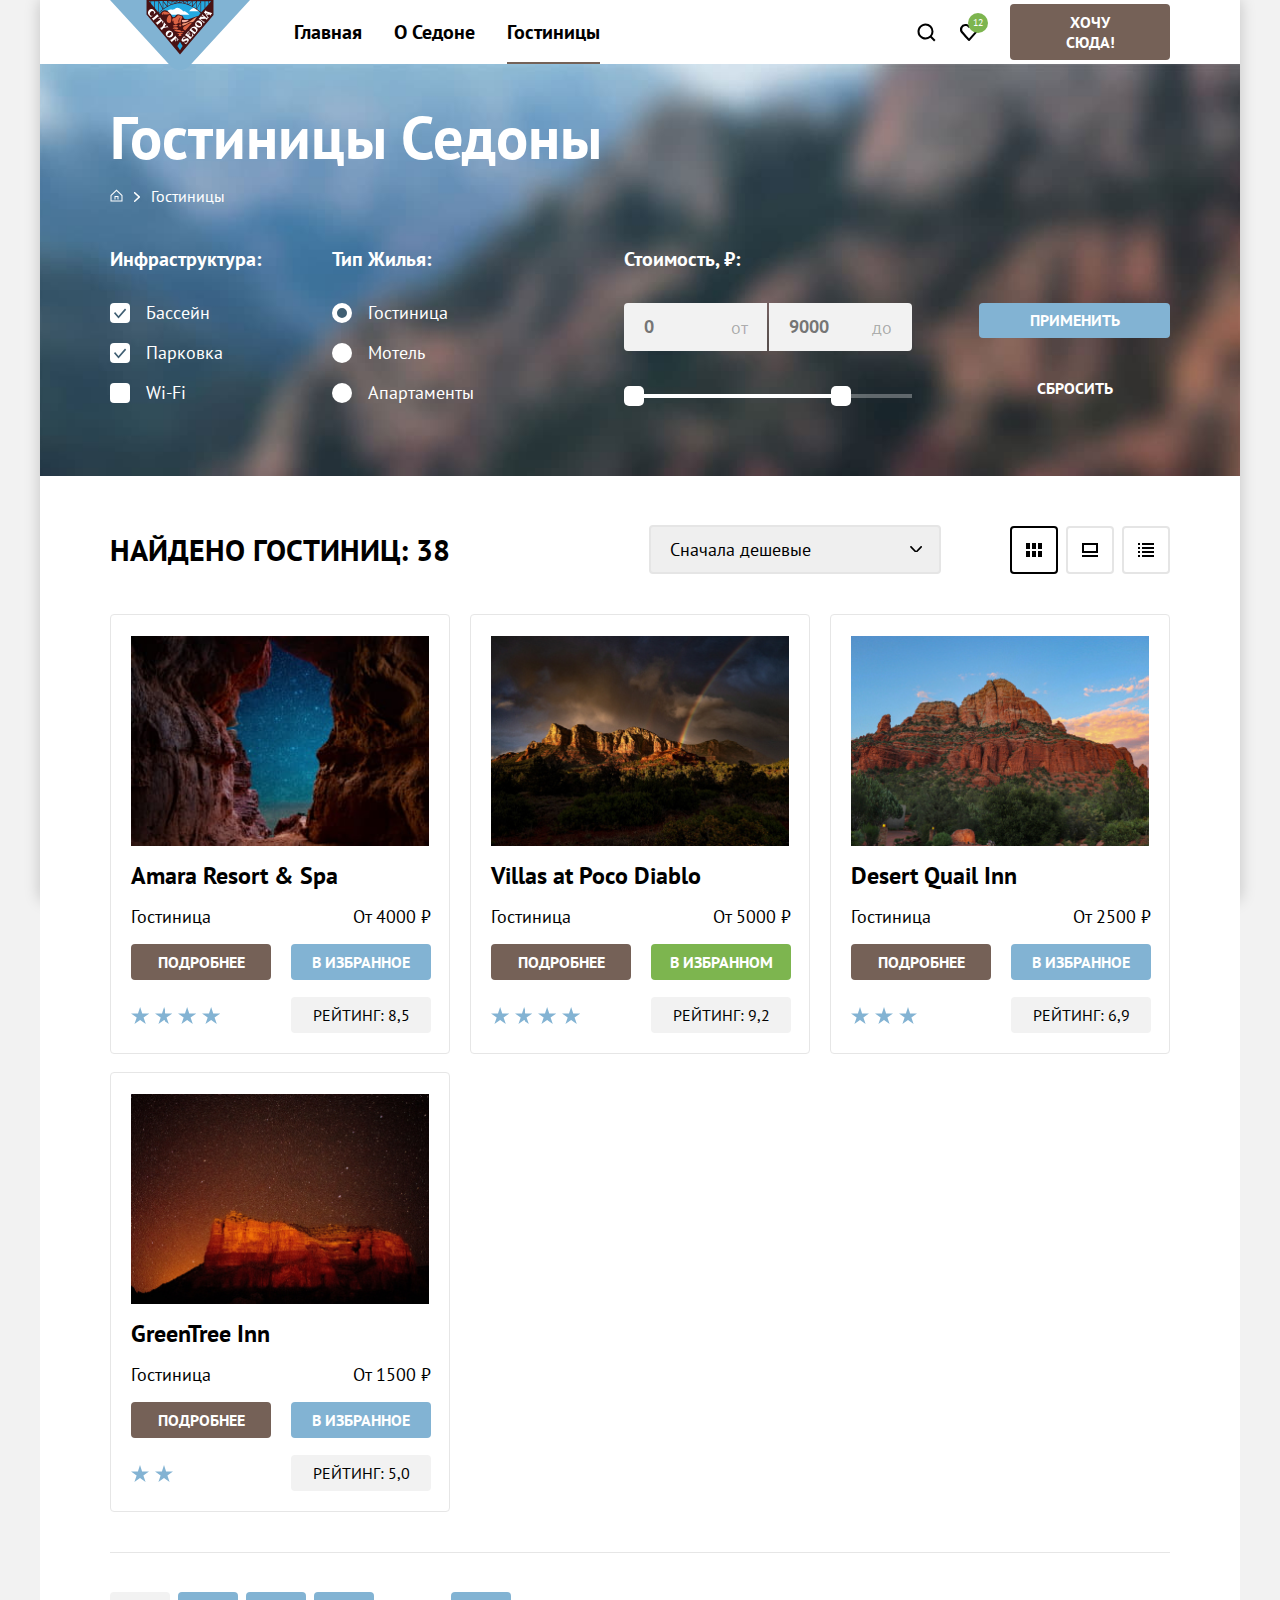
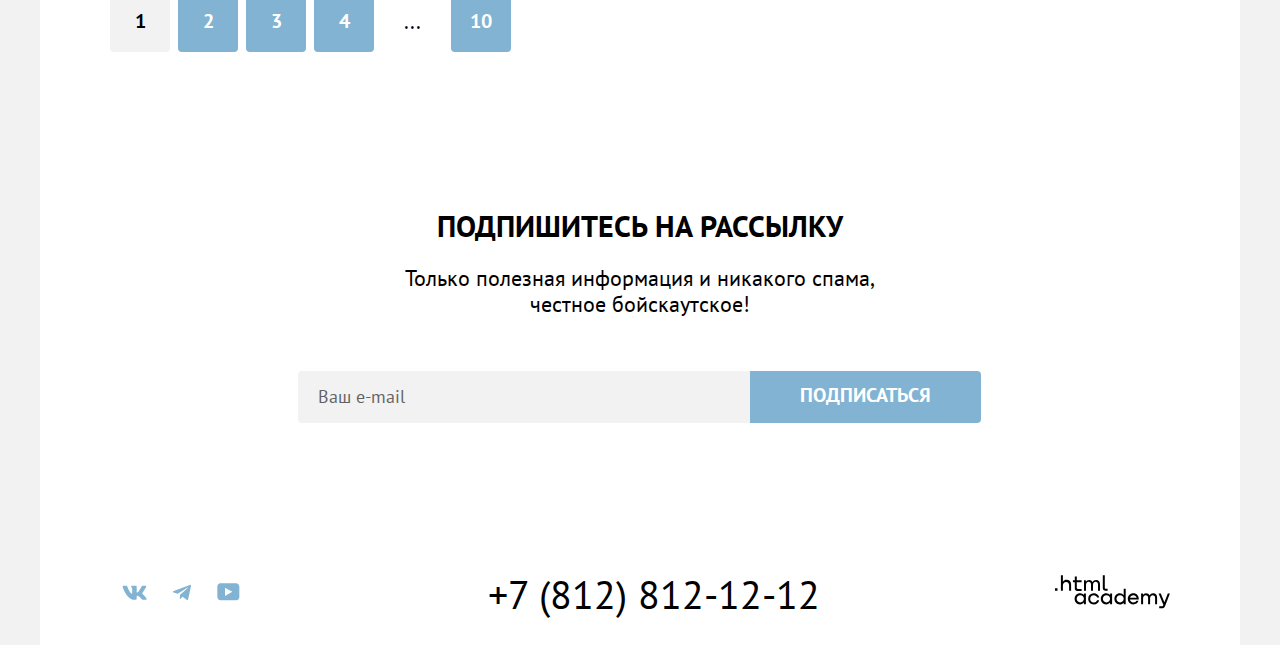
<file: 15/catalog.html>
<!DOCTYPE html>
<html lang="ru">

  <head>
    <meta charset="utf-8">
    <title>Гостиницы Седоны</title>
    <link rel="stylesheet" href="styles/styles.css">
    <link rel="icon" type="image/png" sizes="32x32" href="images/favicon-32x32.png">
    <base href="https://htmlacademy-htmlcss.github.io/2172405-sedona-35/15/">
</head>

  <body>
    <div class="container shadow">
      <header class="main-header">
        <a href="index.html">
          <div>
            <img class="main-header-logo" src="images/vectors/logo-sedonaa.svg" width="140" height="70"
              alt="Лого города Седона.">
          </div>
        </a>
        <nav class="navigation">
          <ul class="navigation-list">
            <li class="navigation-item">
              <a class="navigation-link" href="index.html">Главная</a>
            </li>
            <li class="navigation-item">
              <a class="navigation-link" href="">О Седоне</a>
            </li>
            <li class="navigation-item">
              <a class="navigation-link navigation-link-current">Гостиницы</a>
            </li>
          </ul>
          <ul class="navigation-list navigation-user">
            <li class="navigation-item">
              <a class="navigation-link" href="#">
                <svg class="navigation-icon" aria-hidden="true" focusable="false" width="20" height="20" fill="none" xmlns="http://www.w3.org/2000/svg"><path d="m19.5 18-3.7-3.67a8 8 0 0 0 1.7-4.87 8 8 0 0 0-8-7.96c-4.4 0-8 3.68-8 8.06a8 8 0 0 0 12.9 6.26l3.7 3.68 1.4-1.5Zm-10-2.48a6 6 0 0 1-6-5.96 6 6 0 0 1 12 0 6 6 0 0 1-6 5.96Z"/></svg>
                <span class="visually-hidden">Поиск.</span>
              </a>
            </li>
            <li class="navigation-item">
              <a class="navigation-link" href="#">
                <svg class="navigation-icon navigation-favorites" aria-hidden="true" focusable="false" width="18" height="17" fill="none" xmlns="http://www.w3.org/2000/svg">
                  <path
                    d="M8.9 17a.9.9 0 0 1-.8-.4c-5.4-6.1-6.7-7.5-7-7.9A5.4 5.4 0 0 1 5.5 0C6.8 0 8 .5 9 1.3a5.46 5.46 0 0 1 9 4.1c0 1.3-.5 2.5-1.3 3.4l-7 7.9c-.2.2-.4.3-.8.3Zm-6-9.5c.3.4 3.5 4 6.1 6.9l6.2-7c.5-.5.7-1.2.7-2 0-1.8-1.5-3.3-3.3-3.3-1 0-2 .5-2.7 1.3-.3.3-.6.4-.9.4-.3 0-.6-.2-.8-.4-.7-.8-1.7-1.3-2.7-1.3-1.8 0-3.3 1.5-3.3 3.3-.1.9.3 1.6.7 2.1-.1 0-.1 0 0 0Z"/>
                </svg>
                <span class="visually-hidden">Избранное.</span>
                <span class="favoutites-number">12</span>
              </a>
            </li>
            <li class="navigation-item">
              <a class="header-button" href="#">Хочу сюда!</a>
            </li>
          </ul>
        </nav>
      </header>
      <main class="main-container">
        <section class="sedona-hotels-filter">
          <header class="inner-header">
            <h1 class="inner-header-title">Гостиницы Седоны</h1>
            <ul class="breadcrubms">
              <li class="breadcrubms-item">
                <a class="breadcrubms-link" href="index.html">
                  <svg class="breadcrumb-logo" width="13" height="13" viewBox="0 0 13 13"
                    xmlns="http://www.w3.org/2000/svg">
                    <path d="m6.5.5-6 5.8v6.2h12V6.3L6.5.5Zm5 11h-10V6.7l5-4.8 5 4.8v4.8Z" />
                    <path d="M4.5 10.5h1V8h2v2.5h1V7h-4v3.5Z" />
                  </svg>
                  <span class="visually-hidden">Главная страница.</span>
                </a>
              </li>
              <li class="breadcrubms-item">
                <a class="breadcrubms-link">Гостиницы</a>
              </li>
            </ul>
          </header>
          <section class="hotel-search">
            <h2 class="visually-hidden">Поиск гостиниц в Седоне.</h2>
            <form class="search-filter" action="https://echo.htmlacademy.ru/courses" method="get">
              <div class="infrastructure-accomodation">
                <fieldset class="infrastructure">
                  <legend class="search-filter-title">Инфраструктура:</legend>
                  <ul class="search-filter-list">
                    <li class="search-filter-item">
                      <input type="checkbox" class="custom-checkbox" id="pool" name="pool" checked>
                      <label class="search-filter-label" for="pool">Бассейн</label>
                    </li>
                    <li class="search-filter-item">
                      <input type="checkbox" class="custom-checkbox" id="parking" name="parking" checked>
                      <label class="search-filter-label" for="parking">Парковка</label>
                    </li>
                    <li class="search-filter-item">
                      <input type="checkbox" class="custom-checkbox" id="wi-fi" name="wi-fi">
                      <label class="search-filter-label" for="wi-fi">Wi-Fi</label>
                    </li>
                  </ul>
                </fieldset>
                <fieldset class="accomodation">
                  <legend class="search-filter-title">Тип Жилья:</legend>
                  <ul class="search-filter-list">
                    <li class="search-filter-item">
                      <input type="radio" class="custom-radio" id="hotel" name="accomodation" value="hotel" checked>
                      <label class="search-filter-label" for="hotel">Гостиница</label>
                    <li class="search-filter-item">
                      <input type="radio" class="custom-radio" id="motel" name="accomodation" value="motel">
                      <label class="search-filter-label" for="motel">Мотель</label>
                    <li class="search-filter-item">
                      <input type="radio" class="custom-radio" id="apartments" name="accomodation" value="apartments">
                      <label class="search-filter-label" for="apartments">Апартаменты</label>
                    </li>
                  </ul>
                </fieldset>
              </div>
              <div class="price-slider">
                <fieldset class="price">
                  <legend class="search-filter-title">Стоимость, ₽:</legend>
                  <div class="filter-price">
                    <label class="visually-hidden" for="price-from">от</label>
                    <input class="search-filter-field" type="number" id="price-from" placeholder="0" name="price-min">
                    <label class="visually-hidden" for="price-to">до</label>
                    <input class="search-filter-field search-filter-field-right" type="number" id="price-to"
                      placeholder="9000" name="price-max">
                  </div>
                  <div class="range-slider">
                    <div class="range-scale">
                      <div class="range-bar" style="left: 0; width: 208px">
                        <button type="button" class="range-toggle toggle-min">
                          <span class="visually-hidden">цена минимум.</span>
                        </button>
                        <button type="button" class="range-toggle toggle-max">
                          <span class="visually-hidden">цена максимум.</span>
                        </button>
                      </div>
                    </div>
                  </div>
                </fieldset>
              </div>

              <div class="filter-buttons">
                <button class="button-hotels-search" type="submit">Применить</button>
                <button class="button-hotels-search-reset" type="reset">Сбросить</button>
              </div>
            </form>
          </section>
        </section>
        <section class="hotels">
          <div class="sorting">
            <h3 class="visually-hidden">Найденные гостиницы.</h3>
            <p class="hotels-found">Найдено гостиниц: <span>38</span></p>
            <div class="sorting-list">
              <select class="sorting-list-preferences" name="preferences" aria-label="Сортировка">
                <option value="cheap-first">Сначала дешевые</option>
                <option value="expensive-first">Сначала дорогие</option>
                <option value="popular-first">Сначала популярные</option>
              </select>
            </div>
            <div class="sorting-view">
              <a class="sorting-view-button view-icons sorting-view-button-current" href="#">
                <span class="visually-hidden">Показать в виде иконок.</span>
              </a>
              <a class="sorting-view-button view-gallery" href="#">
                <span class="visually-hidden">Показать в виде галлереи.</span>
              </a>
              <a class="sorting-view-button view-list" href="#">
                <span class="visually-hidden">Показать в виде списка.</span>
              </a>
            </div>
          </div>
          <section class="hotels-catalog">
            <ul class="hotel-list">
              <li class="hotel-card">
                <div class="hotel-image">
                  <img src="images/catalog/amaraa.jpg" width="300" height="212" alt="Фото отеля Amara Resort & Spa.">
                </div>
                <h3 class="hotel-name">Amara Resort & Spa</h3>
                <div class="hotel-info">
                  <p class="accomodation-description">Гостиница</p>
                  <p class="accomodation-price">От 4000 ₽</p>
                  <a class="favorites-button" href="#">Подробнее</a>
                  <a class="favorites-button favorites-not" href="#">В избранное</a>
                  <p class="hotel-stars-raiting four-stars"><span class="visually-hidden">Звездность отеля</span></p>
                  <p class="rating">Рейтинг: 8,5</p>
                </div>
              </li>
              <li class="hotel-card">
                <div class="hotel-image">
                  <img src="images/catalog/villass.jpg" width="300" height="212"
                    alt="Фото отеля Villas at Poco Diablo.">
                </div>
                <h3 class="hotel-name">Villas at Poco Diablo</h3>
                <div class="hotel-info">
                  <p class="accomodation-description">Гостиница</p>
                  <p class="accomodation-price">От 5000 ₽</p>
                  <a class="favorites-button" href="#">Подробнее</a>
                  <a class="favorites-button favorites-yes" href="#">В избранном</a>
                  <p class="hotel-stars-raiting four-stars"><span class="visually-hidden">Звездность отеля</span></p>
                  <p class="rating">Рейтинг: 9,2</p>
                </div>
              </li>
              <li class="hotel-card">
                <div class="hotel-image">
                  <img src="images/catalog/desertt.jpg" width="300" height="212" alt="Фото отеля Desert Quail Inn.">
                </div>
                <h3 class="hotel-name">Desert Quail Inn</h3>
                <div class="hotel-info">
                  <p class="accomodation-description">Гостиница</p>
                  <p class="accomodation-price">От 2500 ₽</p>
                  <a class="favorites-button" href="#">Подробнее</a>
                  <a class="favorites-button favorites-not" href="#">В избранное</a>
                  <p class="hotel-stars-raiting three-stars"><span class="visually-hidden">Звездность отеля</span></p>
                  <p class="rating">Рейтинг: 6,9</p>
                </div>
              </li>
              <li class="hotel-card">
                <div class="hotel-image">
                  <img src="images/catalog/greentreee.jpg" width="300" height="212" alt="Фото отеля GreenTree Inn.">
                </div>
                <h3 class="hotel-name">GreenTree Inn</h3>
                <div class="hotel-info">
                  <p class="accomodation-description">Гостиница</p>
                  <p class="accomodation-price">От 1500 ₽</p>
                  <a class="favorites-button" href="#">Подробнее</a>
                  <a class="favorites-button favorites-not" href="#">В избранное</a>
                  <p class="hotel-stars-raiting two-stars"><span class="visually-hidden">Звездность отеля</span></p>
                  <p class="rating">Рейтинг: 5,0</p>
                </div>
              </li>

            </ul>
          </section>
          <div class="pagination">
            <ul class="pagination-section">
              <li class="pagination-item">
                <span class="pagination-link pagination-current">1</span>
              </li>
              <li class="pagination-item">
                <a class="pagination-link" href="#">2</a>
              </li>
              <li class="pagination-item">
                <a class="pagination-link" href="#">3</a>
              </li>
              <li class="pagination-item">
                <a class="pagination-link" href="#">4</a>
              </li>
              <li class="pagination-item">
                <div class="pagination-item pagination-hidden">...</div>
              </li>
              <li class="pagination-item">
                <a class="pagination-link" href="#">10</a>
              </li>
            </ul>
          </div>
        </section>
        <section class="newsletter-no-pic">
          <h2 class="title title-black">Подпишитесь на рассылку</h2>
          <p class="subtitle subtitle-black">Только полезная информация и никакого спама,<br>честное бойскаутское!</p>
          <div class="newsletter-form-button">
            <div class="newsletter-form-button">
              <form class="newsletter-form" action="https://echo.htmlacademy.ru/" method="post">
                <label class="visually-hidden" for="newsletter-email">адрес электронной почты.</label>
                <input class="newsletter-email newsletter-email-gray" placeholder="Ваш e-mail" type="email"
                  name="newsletter-email" id="newsletter-email" required>
                  <button class="newsletter-button subscribe-button" type="submit">Подписаться</button>
              </form>
            </div>
          </div>
        </section>
      </main>
        <footer class="main-footer">
          <div class="main-footer-container">
            <section class="footer-social">
              <h3 class="visually-hidden">Социальные сети.</h3>
              <ul class="footer-social-list">
                <li class="footer-social-item">
                  <a class="social-item-link" href="https://vk.com/htmlacademy">
                    <span class="visually-hidden">иконка Vkontakte.</span>
                    <div class="footer-social-icon vk-button">
                      <svg class="social-icon" aria-hidden="true" focusable="false" width="25" height="15"
                        viewBox="0 0 25 15" xmlns="http://www.w3.org/2000/svg">
                        <path fill-rule="evenodd" clip-rule="evenodd"
                          d="M24.12 1.8c.16-.54 0-.94-.8-.94H20.7c-.67 0-.98.34-1.15.73 0 0-1.33 3.2-3.22 5.27-.61.6-.9.8-1.23.8-.16 0-.41-.2-.41-.75v-5.1c0-.66-.19-.95-.74-.95H9.82c-.42 0-.67.3-.67.59 0 .62.95.76 1.04 2.51v3.8c0 .83-.15.98-.48.98-.9 0-3.06-3.2-4.34-6.88-.25-.72-.5-1-1.18-1H1.57c-.75 0-.9.34-.9.73 0 .68.89 4.07 4.14 8.55 2.17 3.06 5.23 4.72 8 4.72 1.68 0 1.88-.37 1.88-1v-2.32c0-.74.16-.88.7-.88.38 0 1.05.19 2.6 1.66 1.79 1.75 2.08 2.54 3.08 2.54h2.63c.75 0 1.12-.37.9-1.1-.23-.72-1.08-1.77-2.2-3.02-.62-.71-1.54-1.48-1.82-1.86-.39-.5-.28-.71 0-1.15 0 0 3.2-4.42 3.54-5.93Z" />
                      </svg>
                    </div>
                  </a>
                </li>
                <li class="footer-social-item">
                  <a class="social-item-link" href="https://t.me/htmlacademy">
                    <span class="visually-hidden">иконка Telegram.</span>
                    <div class="footer-social-icon telegram-button">
                      <svg class="social-icon" aria-hidden="true" focusable="false" width="18" height="16"
                        xmlns="http://www.w3.org/2000/svg">
                        <path
                          d="M16.79.96.84 7.1c-1.09.44-1.08 1.05-.2 1.32l4.1 1.28 9.47-5.98c.44-.27.85-.13.52.17l-7.68 6.93-.28 4.22c.41 0 .6-.2.83-.41l1.99-1.94 4.13 3.06c.77.42 1.31.2 1.5-.71l2.72-12.8c.28-1.1-.43-1.61-1.16-1.28Z" />
                      </svg>
                    </div>
                  </a>
                </li>
                <li class="footer-social-item">
                  <a class="social-item-link" href="https://www.youtube.com/user/htmlacademyru">
                    <span class="visually-hidden">иконка Youtube.</span>
                    <div class="footer-social-icon youtube-button">
                      <svg class="social-icon" aria-hidden="true" focusable="false" width="23" height="18"
                        xmlns="http://www.w3.org/2000/svg">
                        <path
                          d="M18.94.36H3.51C1.65.36.33 1.95.33 3.76v10.09c0 1.91 1.32 3.5 3.18 3.5h15.65c1.64 0 3.17-1.59 3.17-3.4V3.76c-.22-1.8-1.53-3.4-3.39-3.4ZM7.99 12.89V4.82l7.34 4.04-7.34 4.03Z" />
                      </svg>
                    </div>
                  </a>
                </li>
              </ul>
            </section>
            <section class="footer-phone">
              <h3 class="visually-hidden">контактный телефон.</h3>
              <a class="contacts-phone" href="tel:88121212">+7 (812) 812-12-12</a>
            </section>
            <section class="footer-developer-logo">
              <h3 class="visually-hidden">ссылка на сайт разработчика</h3>
              <a class="footer-developer-logo-link" href="https://htmlacademy.ru/">
                <svg class="footer-logo" width="115" height="34" xmlns="http://www.w3.org/2000/svg">
                  <path
                    d="M0 13.26v2.6h2.5v-2.6H0Zm11.6-8.4c-1.6 0-2.8.7-3.6 1.7h-.1V.36h-2v15.5h2v-5.3c0-2.1 1.3-3.6 3.3-3.6 1.8 0 2.9 1.4 2.9 3.2v5.7h2v-6.1c.1-3-1.8-4.9-4.5-4.9Zm15 .3h-4.8v-3.7h-2v3.8h-1.9v2h1.9v6c0 1.7 1 2.7 2.7 2.7h4.1v-2h-3.7c-.7 0-1.1-.4-1.1-1.1v-5.7h4.8v-2Zm14.5-.2c-1.6 0-2.9.8-3.5 2.1h-.1c-.6-1.2-1.8-2.1-3.4-2.1-1.4 0-2.5.8-3.1 1.8h-.1v-1.6H29v10.6h2v-5.4c0-2 1-3.5 2.6-3.5 1.5 0 2.4 1 2.4 2.6v6.3h2v-5.6c0-2.4 1.4-3.3 2.6-3.3 1.5 0 2.4 1 2.4 2.6v6.3h2v-6.5c.1-2.5-1.4-4.3-3.9-4.3Zm6.7 8.1c0 1.7 1 2.7 2.8 2.7h2v-2h-1.7c-.7 0-1.1-.4-1.1-1.1V.36h-2v12.7Zm-18.9 7c-.9-1.1-2.2-1.8-3.9-1.8-3.1 0-5.4 2.3-5.4 5.6s2.3 5.6 5.4 5.6c1.8 0 3-.8 3.8-1.9h.1v1.6h2v-10.6h-2v1.5Zm-3.6 7.4c-2.2 0-3.6-1.6-3.6-3.6s1.4-3.6 3.6-3.6 3.6 1.6 3.6 3.6c0 1.9-1.4 3.6-3.6 3.6Zm18.9-5.1c-.5-2.4-2.6-4.1-5.4-4.1a5.4 5.4 0 0 0-5.6 5.6c0 3.1 2.2 5.6 5.6 5.6 2.8 0 4.9-1.8 5.4-4.2h-2.1a3.4 3.4 0 0 1-3.3 2.3c-2.2 0-3.6-1.6-3.6-3.6s1.4-3.6 3.6-3.6c1.6 0 2.8 1 3.3 2.2h2.1v-.2Zm10.9-2.3c-.9-1.1-2.2-1.8-3.9-1.8-3.1 0-5.4 2.3-5.4 5.6s2.3 5.6 5.4 5.6c1.8 0 3-.8 3.8-1.9h.1v1.6h2v-10.6h-2v1.5Zm-3.6 7.4c-2.2 0-3.6-1.6-3.6-3.6s1.4-3.6 3.6-3.6 3.6 1.6 3.6 3.6c0 1.9-1.5 3.6-3.6 3.6Zm17.2-7.3c-.9-1.1-2.2-1.9-3.9-1.9-3.1 0-5.4 2.3-5.4 5.6s2.2 5.6 5.4 5.6c1.7 0 3-.8 3.8-1.8h.1v1.5h2v-15.4h-2v6.4Zm-3.6 7.3c-2.2 0-3.6-1.6-3.6-3.6s1.4-3.6 3.6-3.6 3.6 1.6 3.6 3.6c-.1 2-1.5 3.6-3.6 3.6Zm13.2-9.2c-3.3 0-5.5 2.5-5.5 5.6 0 3 2.1 5.6 5.5 5.6 2.5 0 4.5-1.3 5.2-3.6h-2.1c-.5 1-1.6 1.6-3 1.6-1.9 0-3.3-1.3-3.4-2.9h8.8c.2-3.6-2-6.3-5.5-6.3Zm0 1.9c1.7 0 3 1 3.3 2.6h-6.5c.3-1.5 1.5-2.6 3.2-2.6Zm19.9-1.9c-1.6 0-2.9.8-3.6 2h-.1c-.6-1.2-1.8-2-3.4-2-1.4 0-2.5.7-3.1 1.8v-1.5h-1.9v10.6h2v-5.4c0-2 1-3.4 2.6-3.5 1.5 0 2.4 1 2.4 2.6v6.3h2v-5.6c0-2.4 1.4-3.3 2.6-3.3 1.5 0 2.4 1 2.4 2.6v6.3h2v-6.5c.1-2.6-1.4-4.4-3.9-4.4Zm11.2 9.1-3.6-8.9h-2.2l4.8 11.6c-.3.9-.7 1.2-1.7 1.2h-2.5v2h2.5c1.8 0 2.8-.8 3.5-2.6l4.7-12.2h-2.1l-3.4 8.9Z" />
                </svg>
              </a>
            </section>
          </div>
        </footer>
    </div>
  </body>
</html>
</file>
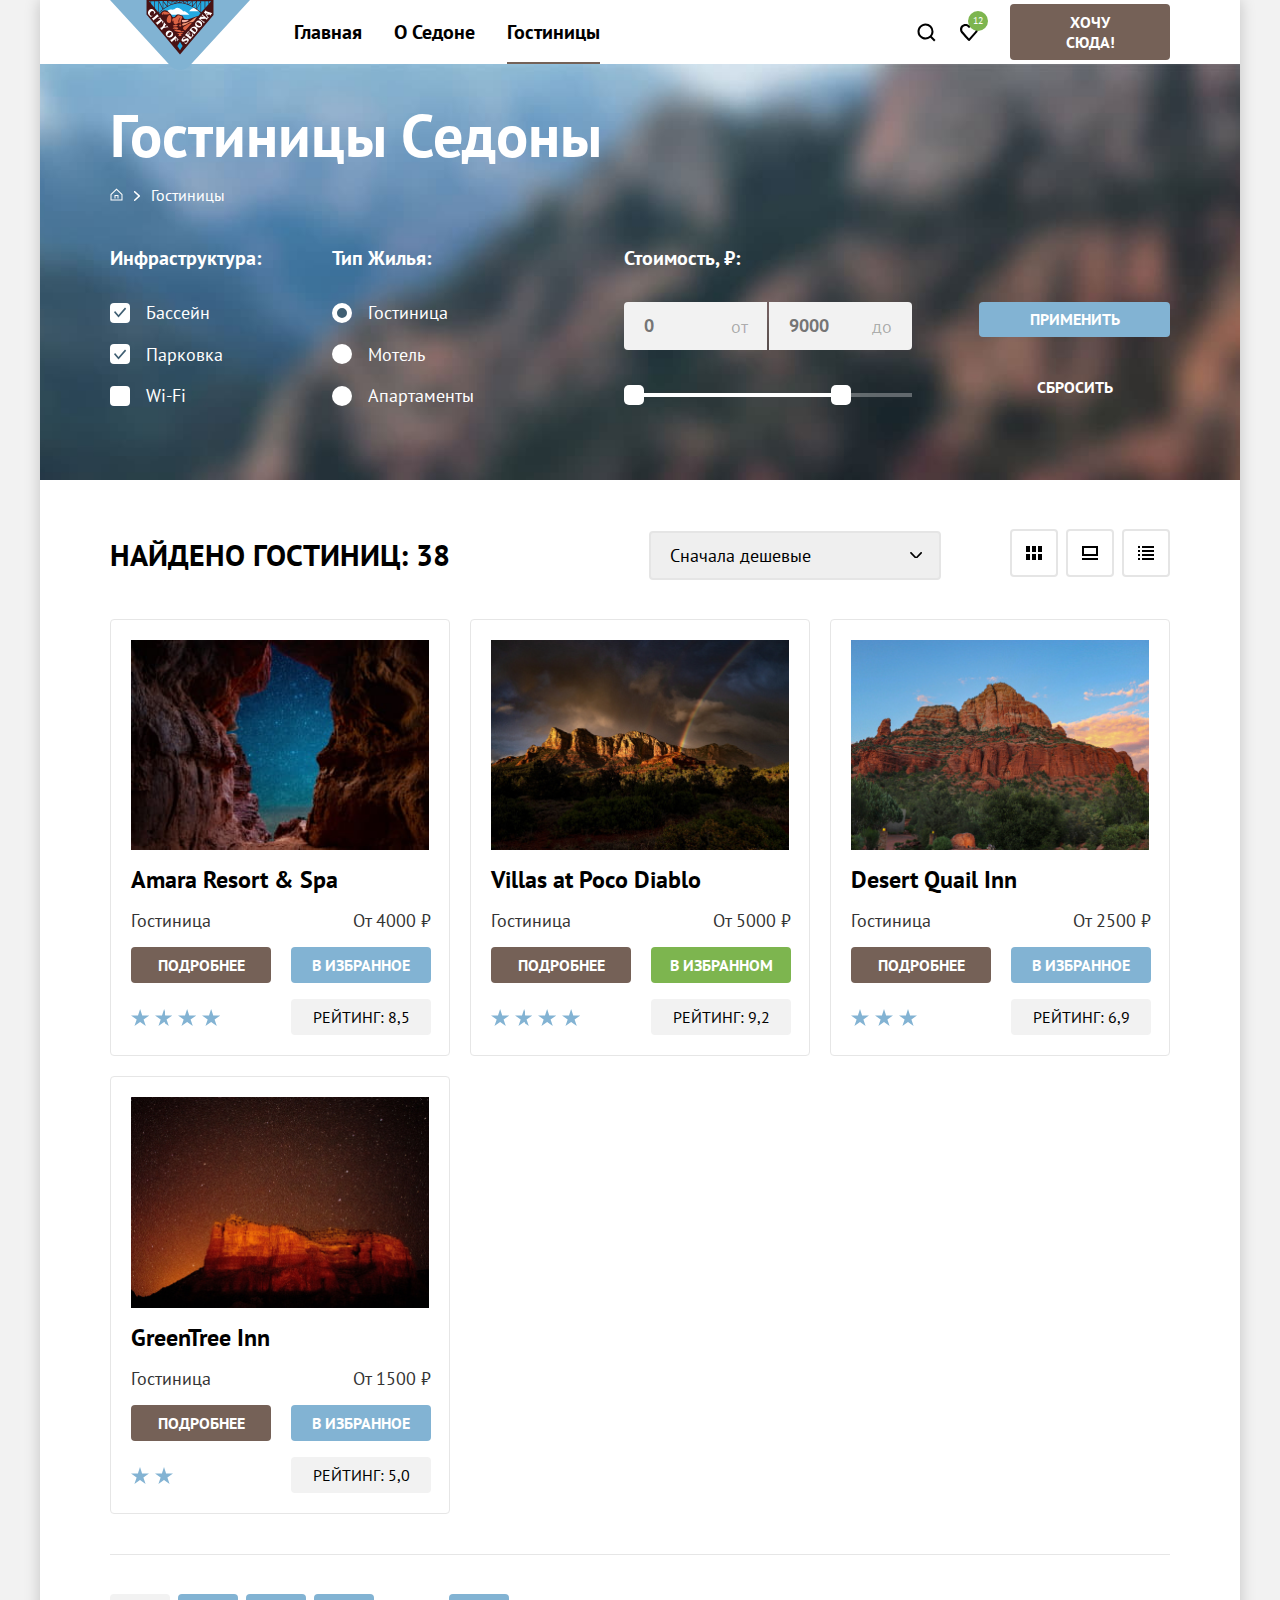
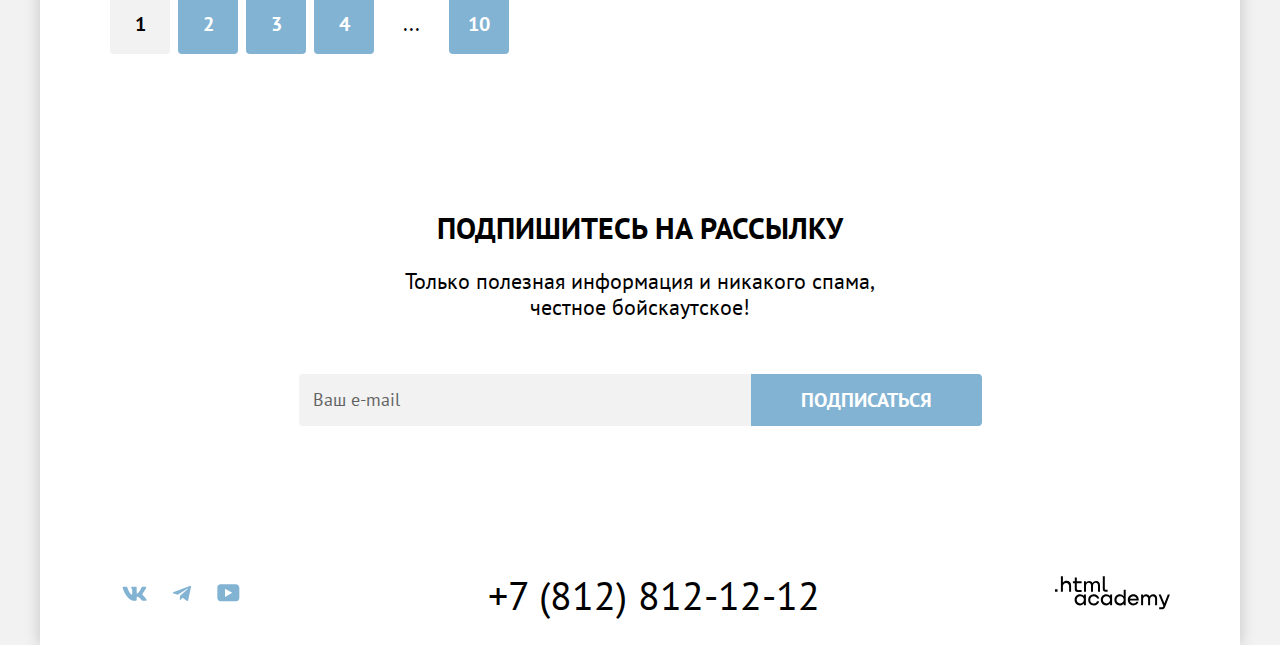
<file: 6/catalog.html>
<!DOCTYPE html>
<html lang="ru">

  <head>
    <meta charset="utf-8">
    <title>Гостиницы Седоны</title>
    <link rel="stylesheet" href="styles/styles.css">
    <link rel="icon" type="image/png" sizes="32x32" href="images/favicon-32x32.png">
    <base href="https://htmlacademy-htmlcss.github.io/2172405-sedona-35/6/">
</head>

  <body>
    <div class="container shadow">
      <header class="main-header">
        <a href="index.html">
          <div>
            <img class="main-header-logo" src="images/Vectors/logo-sedona.svg" width="140" height="70"
              alt="Лого города Седона.">
          </div>
        </a>
        <nav class="navigation">
          <ul class="navigation-list">
            <li class="navigation-left-item">
              <a class="navigation-link" href="index.html">Главная</a>
            </li>
            <li class="navigation-left-item">
              <a class="navigation-link" href="">О Седоне</a>
            </li>
            <li class="navigation-left-item">
              <a class="navigation-link navigation-link-current">Гостиницы</a>
            </li>
          </ul>
          <ul class="navigation-list navigation-user">
            <li class="navigation-right-item">
              <a class="navigation-link navigation-link-search" href="#">
                <img class="favorites-search" src="images/vectors/search.svg" width="20" height="20"
                  alt="иконка поиска.">
              </a>
            </li>
            <li class="navigation-right-item">
              <a class="navigation-link navigation-link-heart" href="#">
                <img class="favorites-heart" src="images/vectors/favorites-heart.svg" width="18" height="17"
                  alt="иконка избранного.">
                <span class="favoutites-number">12</span>
              </a>
            </li>
            <li class="navigation-right-item">
              <a class="header-button" href="#">Хочу сюда!</a>
            </li>
          </ul>
        </nav>
      </header>
      <main class="hotels-catalog">
        <section class="sedona-hotels-filter">
          <header class="inner-header">
            <h1 class="inner-header-title">Гостиницы Седоны</h1>
            <ul class="breadcrubms">
              <li class="breadcrubms-item">
                <a class="breadcrubms-link" href="index.html">
                  <svg class="breadcrumb-logo" width="13" height="13" viewBox="0 0 13 13"
                    xmlns="http://www.w3.org/2000/svg">
                    <path d="m6.5.5-6 5.8v6.2h12V6.3L6.5.5Zm5 11h-10V6.7l5-4.8 5 4.8v4.8Z" />
                    <path d="M4.5 10.5h1V8h2v2.5h1V7h-4v3.5Z" />
                  </svg>
                  <span class="visually-hidden">Главная страница.</span>
                </a>
              </li>
              <li class="breadcrubms-item">
                <a class="breadcrubms-link">Гостиницы</a>
              </li>
            </ul>
          </header>
          <section class="hotel-search">
            <h2 class="visually-hidden">Поиск гостиниц в Седоне.</h2>
            <form class="search-filter" action="https://echo.htmlacademy.ru/courses" method="get">
              <div class="infrastructure-accomodation">
                <fieldset class="infrastructure">
                  <legend class="search-filter-title">Инфраструктура:</legend>
                  <ul class="search-filter-list">
                    <li class="search-filter-item">
                      <input type="checkbox" class="custom-checkbox" id="pool" name="pool" checked>
                      <label class="search-filter-label" for="pool">Бассейн</label>
                    </li>
                    <li class="search-filter-item">
                      <input type="checkbox" class="custom-checkbox" id="parking" name="parking" checked>
                      <label class="search-filter-label" for="parking">Парковка</label>
                    </li>
                    <li class="search-filter-item">
                      <input type="checkbox" class="custom-checkbox" id="wi-fi" name="wi-fi">
                      <label class="search-filter-label" for="wi-fi">Wi-Fi</label>
                    </li>
                  </ul>
                </fieldset>
                <fieldset class="accomodation">
                  <legend class="search-filter-title">Тип Жилья:</legend>
                  <ul class="search-filter-list">
                    <li class="search-filter-item">
                      <input type="radio" class="custom-radio" id="hotel" name="accomodation" checked>
                      <label class="search-filter-label" for="hotel">Гостиница</label>
                    <li class="search-filter-item">
                      <input type="radio" class="custom-radio" id="motel" name="accomodation">
                      <label class="search-filter-label" for="motel">Мотель</label>
                    <li class="search-filter-item">
                      <input type="radio" class="custom-radio" id="apartments" name="accomodation">
                      <label class="search-filter-label" for="apartments">Апартаменты</label>
                    </li>
                  </ul>
                </fieldset>
              </div>
              <div class="price-slider">
                <fieldset class="price">
                  <legend class="search-filter-title">Стоимость, ₽:</legend>
                  <div class="filter-price">
                    <label class="visually-hidden" for="price-from">от</label>
                    <input class="search-filter-field" type="number" id="price-from" placeholder="0" name="price-min">
                    <label class="visually-hidden" for="price-to">до</label>
                    <input class="search-filter-field search-filter-field-right" type="number" id="price-to"
                      placeholder="9000" name="price-max">
                  </div>
                  <div class="range-slider">
                    <div class="range-scale">
                      <div class="range-bar" style="left: 0; width: 208px">
                        <button type="button" class="range-toggle toggle-min"></button>
                        <button type="button" class="range-toggle toggle-max"></button>
                      </div>
                    </div>
                  </div>
                </fieldset>
              </div>

              <div class="filter-buttons">
                <button class="button-hotels-search" type="submit">Применить</button>
                <button class="button-hotels-search-reset" type="reset">Сбросить</button>
              </div>
            </form>
          </section>
        </section>
        <section class="hotels">
          <div class="sorting">
            <h3 class="visually-hidden">Найденные гостиницы.</h3>
            <p class="hotels-found">Найдено гостиниц: <span>38</span></p>
            <div class="sorting-list">
              <select class="sorting-list-preferences" name="preferences" aria-label="Сортировка">
                <option value="cheap-first">Сначала дешевые</option>
                <option value="expensive-first">Сначала дорогие</option>
                <option value="popular-first">Сначала популярные</option>
              </select>
            </div>
            <div class="sorting-view">
              <a class="sorting-view-button view-icons" href="#">
                <span class="visually-hidden">Показать в виде иконок.</span>
              </a>
              <a class="sorting-view-button view-gallery" href="#">
                <span class="visually-hidden">Показать в виде галлереи.</span>
              </a>
              <a class="sorting-view-button view-list" href="#">
                <span class="visually-hidden">Показать в виде списка.</span>
              </a>
            </div>
          </div>
          <section class="hotels-catalog">
            <ul class="hotel-list">
              <li class="hotel-card">
                <div class="hotel-image">
                  <img src="images/catalog/amaraa.jpg" width="300" height="212" alt="Фото отеля Amara Resort & Spa.">
                </div>
                <h3 class="hotel-name">Amara Resort & Spa</h3>
                <div class="hotel-info">
                  <p class="accomodation-description">Гостиница</p>
                  <p class="accomodation-price">От 4000 ₽</p>
                  <a class="favorites-button" href="#">Подробнее</a>
                  <a class="favorites-button favorites-not" href="#">В избранное</a>
                  <p class="hotel-stars-raiting four-stars"><span class="visually-hidden">Звездность отеля</span></p>
                  <p class="rating">Рейтинг: 8,5</p>
                </div>
              </li>
              <li class="hotel-card">
                <div class="hotel-image">
                  <img src="images/catalog/villass.jpg" width="300" height="212"
                    alt="Фото отеля Villas at Poco Diablo.">
                </div>
                <h3 class="hotel-name">Villas at Poco Diablo</h3>
                <div class="hotel-info">
                  <p class="accomodation-description">Гостиница</p>
                  <p class="accomodation-price">От 5000 ₽</p>
                  <a class="favorites-button" href="#">Подробнее</a>
                  <a class="favorites-button favorites-yes" href="#">В избранном</a>
                  <p class="hotel-stars-raiting four-stars"><span class="visually-hidden">Звездность отеля</span></p>
                  <p class="rating">Рейтинг: 9,2</p>
                </div>
              </li>
              <li class="hotel-card">
                <div class="hotel-image">
                  <img src="images/catalog/desertt.jpg" width="300" height="212" alt="Фото отеля Desert Quail Inn.">
                </div>
                <h3 class="hotel-name">Desert Quail Inn</h3>
                <div class="hotel-info">
                  <p class="accomodation-description">Гостиница</p>
                  <p class="accomodation-price">От 2500 ₽</p>
                  <a class="favorites-button" href="#">Подробнее</a>
                  <a class="favorites-button favorites-not" href="#">В избранное</a>
                  <p class="hotel-stars-raiting three-stars"><span class="visually-hidden">Звездность отеля</span></p>
                  <p class="rating">Рейтинг: 6,9</p>
                </div>
              </li>
              <li class="hotel-card">
                <div class="hotel-image">
                  <img src="images/catalog/greentreee.jpg" width="300" height="212" alt="Фото отеля GreenTree Inn.">
                </div>
                <h3 class="hotel-name">GreenTree Inn</h3>
                <div class="hotel-info">
                  <p class="accomodation-description">Гостиница</p>
                  <p class="accomodation-price">От 1500 ₽</p>
                  <a class="favorites-button" href="#">Подробнее</a>
                  <a class="favorites-button favorites-not" href="#">В избранное</a>
                  <p class="hotel-stars-raiting two-stars"><span class="visually-hidden">Звездность отеля</span></p>
                  <p class="rating">Рейтинг: 5,0</p>
                </div>
              </li>

            </ul>
          </section>
          <div class="pagination">
            <ul class="pagination-section">
              <li class="pagination-item">
                <span class="pagination-link pagination-current">1</span>
              </li>
              <li class="pagination-item">
                <a class="pagination-link" href="#">2</a>
              </li>
              <li class="pagination-item">
                <a class="pagination-link" href="#">3</a>
              </li>
              <li class="pagination-item">
                <a class="pagination-link" href="#">4</a>
              </li>
              <li class="pagination-item">
                <div class="pagination-item pagination-hidden">...</div>
              </li>
              <li class="pagination-item">
                <a class="pagination-link" href="#">10</a>
              </li>
            </ul>
          </div>
        </section>
        <section class="newsletter-no-pic">
          <h2 class="title title-black">Подпишитесь на рассылку</h2>
          <p class="subtitle subtitle-black">Только полезная информация и никакого спама,<br>честное бойскаутское!</p>
          <div class="newsletter-form-button">
            <div class="newsletter-form-button">
              <form class="newsletter-form" action="https://echo.htmlacademy.ru/" method="post">
                <label for="newsletter-email"></label>
                <input class="newsletter-email newsletter-email-gray" placeholder="Ваш e-mail" type="email"
                  name="newsletter-email" id="newsletter-email" required>
                <button class="newsletter-button subscribe-button">Подписаться</button>
              </form>
            </div>
          </div>
        </section>
        <footer class="main-footer">
          <div class="main-footer-container">
            <section class="footer-social">
              <h3 class="visually-hidden">Социальные сети.</h3>
              <ul class="footer-social-list">
                <li class="footer-social-item">
                  <a class="social-item-link" href="https://vk.com/htmlacademy">
                    <span class="visually-hidden">иконка Vkontakte.</span>
                    <div class="footer-social-icon vk-button">
                      <svg class="social-icon" aria-hidden="true" focusable="false" width="25" height="15"
                        viewBox="0 0 25 15" xmlns="http://www.w3.org/2000/svg">
                        <path fill-rule="evenodd" clip-rule="evenodd"
                          d="M24.12 1.8c.16-.54 0-.94-.8-.94H20.7c-.67 0-.98.34-1.15.73 0 0-1.33 3.2-3.22 5.27-.61.6-.9.8-1.23.8-.16 0-.41-.2-.41-.75v-5.1c0-.66-.19-.95-.74-.95H9.82c-.42 0-.67.3-.67.59 0 .62.95.76 1.04 2.51v3.8c0 .83-.15.98-.48.98-.9 0-3.06-3.2-4.34-6.88-.25-.72-.5-1-1.18-1H1.57c-.75 0-.9.34-.9.73 0 .68.89 4.07 4.14 8.55 2.17 3.06 5.23 4.72 8 4.72 1.68 0 1.88-.37 1.88-1v-2.32c0-.74.16-.88.7-.88.38 0 1.05.19 2.6 1.66 1.79 1.75 2.08 2.54 3.08 2.54h2.63c.75 0 1.12-.37.9-1.1-.23-.72-1.08-1.77-2.2-3.02-.62-.71-1.54-1.48-1.82-1.86-.39-.5-.28-.71 0-1.15 0 0 3.2-4.42 3.54-5.93Z" />
                      </svg>
                    </div>
                  </a>
                </li>
                <li class="footer-social-item">
                  <a class="social-item-link" href="https://t.me/htmlacademy">
                    <span class="visually-hidden">иконка Telegram.</span>
                    <div class="footer-social-icon telegram-button">
                      <svg class="social-icon" aria-hidden="true" focusable="false" width="18" height="16"
                        xmlns="http://www.w3.org/2000/svg">
                        <path
                          d="M16.79.96.84 7.1c-1.09.44-1.08 1.05-.2 1.32l4.1 1.28 9.47-5.98c.44-.27.85-.13.52.17l-7.68 6.93-.28 4.22c.41 0 .6-.2.83-.41l1.99-1.94 4.13 3.06c.77.42 1.31.2 1.5-.71l2.72-12.8c.28-1.1-.43-1.61-1.16-1.28Z" />
                      </svg>
                    </div>
                  </a>
                </li>
                <li class="footer-social-item">
                  <a class="social-item-link" href="https://www.youtube.com/user/htmlacademyru">
                    <span class="visually-hidden">иконка Youtube.</span>
                    <div class="footer-social-icon youtube-button">
                      <svg class="social-icon" aria-hidden="true" focusable="false" width="23" height="18"
                        xmlns="http://www.w3.org/2000/svg">
                        <path
                          d="M18.94.36H3.51C1.65.36.33 1.95.33 3.76v10.09c0 1.91 1.32 3.5 3.18 3.5h15.65c1.64 0 3.17-1.59 3.17-3.4V3.76c-.22-1.8-1.53-3.4-3.39-3.4ZM7.99 12.89V4.82l7.34 4.04-7.34 4.03Z" />
                      </svg>
                    </div>
                  </a>
                </li>
              </ul>
            </section>
            <section class="footer-phone">
              <h3 class="visually-hidden">контактный телефон.</h3>
              <a class="contacts-phone" href="tel:88121212">+7 (812) 812-12-12</a>
            </section>
            <section class="footer-developer-logo">
              <h3 class="visually-hidden">ссылка на сайт разработчика</h3>
              <a class="footer-developer-logo-link" href="https://htmlacademy.ru/">
                <svg class="footer-logo" width="115" height="34" xmlns="http://www.w3.org/2000/svg">
                  <path
                    d="M0 13.26v2.6h2.5v-2.6H0Zm11.6-8.4c-1.6 0-2.8.7-3.6 1.7h-.1V.36h-2v15.5h2v-5.3c0-2.1 1.3-3.6 3.3-3.6 1.8 0 2.9 1.4 2.9 3.2v5.7h2v-6.1c.1-3-1.8-4.9-4.5-4.9Zm15 .3h-4.8v-3.7h-2v3.8h-1.9v2h1.9v6c0 1.7 1 2.7 2.7 2.7h4.1v-2h-3.7c-.7 0-1.1-.4-1.1-1.1v-5.7h4.8v-2Zm14.5-.2c-1.6 0-2.9.8-3.5 2.1h-.1c-.6-1.2-1.8-2.1-3.4-2.1-1.4 0-2.5.8-3.1 1.8h-.1v-1.6H29v10.6h2v-5.4c0-2 1-3.5 2.6-3.5 1.5 0 2.4 1 2.4 2.6v6.3h2v-5.6c0-2.4 1.4-3.3 2.6-3.3 1.5 0 2.4 1 2.4 2.6v6.3h2v-6.5c.1-2.5-1.4-4.3-3.9-4.3Zm6.7 8.1c0 1.7 1 2.7 2.8 2.7h2v-2h-1.7c-.7 0-1.1-.4-1.1-1.1V.36h-2v12.7Zm-18.9 7c-.9-1.1-2.2-1.8-3.9-1.8-3.1 0-5.4 2.3-5.4 5.6s2.3 5.6 5.4 5.6c1.8 0 3-.8 3.8-1.9h.1v1.6h2v-10.6h-2v1.5Zm-3.6 7.4c-2.2 0-3.6-1.6-3.6-3.6s1.4-3.6 3.6-3.6 3.6 1.6 3.6 3.6c0 1.9-1.4 3.6-3.6 3.6Zm18.9-5.1c-.5-2.4-2.6-4.1-5.4-4.1a5.4 5.4 0 0 0-5.6 5.6c0 3.1 2.2 5.6 5.6 5.6 2.8 0 4.9-1.8 5.4-4.2h-2.1a3.4 3.4 0 0 1-3.3 2.3c-2.2 0-3.6-1.6-3.6-3.6s1.4-3.6 3.6-3.6c1.6 0 2.8 1 3.3 2.2h2.1v-.2Zm10.9-2.3c-.9-1.1-2.2-1.8-3.9-1.8-3.1 0-5.4 2.3-5.4 5.6s2.3 5.6 5.4 5.6c1.8 0 3-.8 3.8-1.9h.1v1.6h2v-10.6h-2v1.5Zm-3.6 7.4c-2.2 0-3.6-1.6-3.6-3.6s1.4-3.6 3.6-3.6 3.6 1.6 3.6 3.6c0 1.9-1.5 3.6-3.6 3.6Zm17.2-7.3c-.9-1.1-2.2-1.9-3.9-1.9-3.1 0-5.4 2.3-5.4 5.6s2.2 5.6 5.4 5.6c1.7 0 3-.8 3.8-1.8h.1v1.5h2v-15.4h-2v6.4Zm-3.6 7.3c-2.2 0-3.6-1.6-3.6-3.6s1.4-3.6 3.6-3.6 3.6 1.6 3.6 3.6c-.1 2-1.5 3.6-3.6 3.6Zm13.2-9.2c-3.3 0-5.5 2.5-5.5 5.6 0 3 2.1 5.6 5.5 5.6 2.5 0 4.5-1.3 5.2-3.6h-2.1c-.5 1-1.6 1.6-3 1.6-1.9 0-3.3-1.3-3.4-2.9h8.8c.2-3.6-2-6.3-5.5-6.3Zm0 1.9c1.7 0 3 1 3.3 2.6h-6.5c.3-1.5 1.5-2.6 3.2-2.6Zm19.9-1.9c-1.6 0-2.9.8-3.6 2h-.1c-.6-1.2-1.8-2-3.4-2-1.4 0-2.5.7-3.1 1.8v-1.5h-1.9v10.6h2v-5.4c0-2 1-3.4 2.6-3.5 1.5 0 2.4 1 2.4 2.6v6.3h2v-5.6c0-2.4 1.4-3.3 2.6-3.3 1.5 0 2.4 1 2.4 2.6v6.3h2v-6.5c.1-2.6-1.4-4.4-3.9-4.4Zm11.2 9.1-3.6-8.9h-2.2l4.8 11.6c-.3.9-.7 1.2-1.7 1.2h-2.5v2h2.5c1.8 0 2.8-.8 3.5-2.6l4.7-12.2h-2.1l-3.4 8.9Z" />
                </svg>
              </a>
            </section>
          </div>
        </footer>
      </main>
    </div>
  </body>

</html>
</file>
<file: styles/styles.css>
/*
* Prefixed by https://autoprefixer.github.io
* PostCSS: v8.4.14,
* Autoprefixer: v10.4.7
* Browsers: last 4 version
*/

@font-face {
  font-family: "PT Sans";
  font-style: normal;
  font-weight: 400;
  src: url("../fonts/ptsans-400.woff2") format("woff2");
  font-display: swap;
}

@font-face {
  font-family: "PT Sans";
  font-style: normal;
  font-weight: 700;
  src: url("../fonts/ptsans-700.woff2") format("woff2");
  font-display: swap;
}

*,
*::before,
*::after {
  -webkit-box-sizing: border-box;
          box-sizing: border-box;
}

html {
  height: 100%;
}

img {
  max-width: 100%;
  object-fit: contain;
}

.visually-hidden {
  position: absolute;
  width: 1px;
  height: 1px;
  margin: -1px;
  border: 0;
  padding: 0;
  white-space: nowrap;
  -webkit-clip-path: inset(100%);
          clip-path: inset(100%);
  clip: rect(0 0 0 0);
  overflow: hidden;
}

body {
  min-width: 1200px;
  height: 100%;
  margin: 0;
  font-family: "PT Sans", "Arial", sans-serif;
  font-size: 18px;
  line-height: 21px;
  color: #333333;
  background-color: #f2f2f2;
}

.container {
  width: 1200px;
  min-height: 100%;
  margin: 0 auto;
  -webkit-box-shadow: 0 0 15px rgba(0, 0, 0, 0.2);
          box-shadow: 0 0 15px rgba(0, 0, 0, 0.2);
  display: flex;
  flex-direction: column;
}

/* Header */

.main-header {
  position: relative;
  color: #000000;
  background-color: #ffffff;
}

.main-header-logo {
  position: absolute;
  left: 70px;
  z-index: 1;
}

.main-container {
  color: #000000;
  background-color: #ffffff;
  flex-grow: 1;
}

.navigation {
  display: -webkit-box;
  display: -ms-flexbox;
  display: flex;
  -webkit-box-pack: justify;
      -ms-flex-pack: justify;
          justify-content: space-between;
  width: 1060px;
  margin: 0 auto;
  padding-left: 168px;
}

.navigation-list {
  display: -webkit-box;
  display: -ms-flexbox;
  display: flex;
  -webkit-box-pack: start;
      -ms-flex-pack: start;
          justify-content: start;
  -webkit-box-align: center;
      -ms-flex-align: center;
          align-items: center;
  -ms-flex-wrap: wrap;
      flex-wrap: wrap;
  width: 470px;
  margin: 0;
  padding: 0;
  list-style-type: none;
}

.navigation-user {
  -webkit-box-pack: end;
      -ms-flex-pack: end;
          justify-content: flex-end;
  width: 400px;
}

.navigation-link {
  position: relative;
  display: flex;
  padding: 20px 16px;
  font-size: 20px;
  line-height: 24px;
  font-weight: 700;
  text-align: center;
  text-decoration: none;
  text-transform: none;
  color: inherit;
  background-color: transparent;
}

.navigation-link:focus {
  outline: none;
  opacity: 50%;
}

.navigation-link-current {
  position: relative;
}

.navigation-link-current::before {
  position: absolute;
  top: auto;
  content: "";
  height: 2px;
  width: calc(100% - 32px);
  bottom: 0;
  background-color: #756257;
}

.navigation-icon {
  fill: #000000;
}

.navigation-user .navigation-link {
  padding: 20px 12px;
}

.navigation-favorites {
  position: relative;
}

.favoutites-number {
  position: absolute;
  top: 9px;
  left: 20px;
  display: -webkit-box;
  display: -ms-flexbox;
  display: flex;
  -webkit-box-align: center;
      -ms-flex-align: center;
          align-items: center;
  -webkit-box-pack: center;
      -ms-flex-pack: center;
          justify-content: center;
  width: 20px;
  height: 20px;
  background-color: #7db54f;
  font-size: 10px;
  font-weight: 400;
  color: #ffffff;
  border-radius: 50%;
}


.header-button {
  display: inline-block;
  background-color: #756157;
  border: none;
  width: 160px;
  padding: 8px 34px;
  margin-left: 20px;
  text-align: center;
  font-size: 16px;
  line-height: 20px;
  font-weight: 700;
  text-decoration: none;
  text-transform: uppercase;
  color: #ffffff;
  border-radius: 4px;
  cursor: pointer;
}

.header-button:hover,
.header-button:focus {
  background-color: #615048;
  outline: none;
}

.header-button:active {
  background-color: #756157;
  color: rgba(255, 255, 255, 0.3);
}

.header-button:disabled {
  background-color: #e5e5e5;
}

/* Главная страница */

.hero-image {
  display: block;
  width: 1200px;
  color: #000000;
  padding-top: 50px;
  background-color: #000000;
  background-image: url("../images/index/index-background.jpg");
  background-repeat: no-repeat;
  text-align: center;
}

.hero-bottom-zigzag {
  background-image: url("../images/vectors/vector.svg");
  background-repeat: no-repeat;
  background-position: center bottom;
  height: 79px;
}

.main-message {
  padding: 69px 90px;
  background-color: #ffffff;
  color: #000000;
  text-align: center;
  margin: 0;
}

.title {
  font-weight: 700;
  font-size: 30px;
  line-height: 36px;
  text-transform: uppercase;
  margin: 0;
  padding: 0;
}

.advantages-list {
  display: -webkit-box;
  display: -ms-flexbox;
  display: flex;
  -ms-flex-wrap: wrap;
      flex-wrap: wrap;
  margin: 0;
  padding: 0;
  text-align: center;
  list-style-type: none;
}

.advantages-item {
  display: -webkit-box;
  display: -ms-flexbox;
  display: flex;
  margin: 0;
  padding: 0;
  min-height: 384px;
}

.advantages-img {
  display: -webkit-box;
  display: -ms-flexbox;
  display: flex;
}

.advantages-wrapper {
  display: -webkit-box;
  display: -ms-flexbox;
  display: flex;
  -webkit-box-orient: vertical;
  -webkit-box-direction: normal;
      -ms-flex-direction: column;
          flex-direction: column;
  -ms-flex-line-pack: center;
      align-content: center;
  -webkit-box-pack: center;
      -ms-flex-pack: center;
          justify-content: center;
  width: 400px;
  min-height: 384px;
  padding: 92px 85px 111px 85px;
}

.advantages-wrapper-services {
  display: -webkit-box;
  display: -ms-flexbox;
  display: flex;
  -webkit-box-orient: vertical;
  -webkit-box-direction: normal;
      -ms-flex-direction: column;
          flex-direction: column;
  -ms-flex-line-pack: center;
      align-content: center;
  -webkit-box-pack: center;
      -ms-flex-pack: center;
          justify-content: center;
          align-items: center;
  width: 400px;
  min-height: 384px;
  padding: 80px 85px 80px 85px;

}

.advantages-icon {
  margin-bottom: 30px;
}

.advantages-house {
  background-image: url("../images/vectors/house.svg");
  background-repeat: no-repeat;
  background-position: center 80px;
}


.advantages-food {
  background-image: url("../images/vectors/food.svg");
  background-repeat: no-repeat;
  background-position: center 81px;
}

.advantages-souvenirs {
  background-image: url("../images/vectors/souvenirs.svg");
  background-repeat: no-repeat;
  background-position: center 78px;
}

.advantages-title {
  position: relative;
  display: -webkit-box;
  display: -ms-flexbox;
  display: flex;
  -webkit-box-orient: vertical;
  -webkit-box-direction: normal;
      -ms-flex-direction: column;
          flex-direction: column;
  -webkit-box-align: center;
      -ms-flex-align: center;
          align-items: center;
  margin: 0;
  margin-bottom: 62px;
  font-weight: 700;
  font-size: 24px;
  line-height: 28px;
  text-transform: uppercase;
}

.advantages-title.advantages-title-services {
  padding-top: 100px;
}

.advantages-title.advantages-title-services::after {
  display: none;
}

.advantages-title::after {
  content: "";
  position: absolute;
  bottom: -32px;
  width: 60px;
  height: 2px;
  background-color: rgba(0, 0, 0, 0.3);
}

.advantages-blue .advantages-title::after {
  background-color: rgba(255, 255, 255, 0.3);
}

.advantages-title-services {
  margin: 0;
  margin-bottom: 30px;
}

.advantages-blue {
  display: -webkit-box;
  display: -ms-flexbox;
  display: flex;
  -webkit-box-orient: vertical;
  -webkit-box-direction: normal;
      -ms-flex-direction: column;
          flex-direction: column;
  background-color: #82b3d3;
  color: #ffffff;
}

.advantages-lighter-blue {
  background-color: rgba(131, 179, 211, 0.12);
  color: #000000;
}

.advantages-light-blue {
  background-color: rgba(131, 179, 211, 0.2);
  color: #000000;
}


.appointment {
  margin-top: 96px;
  margin-bottom: 96px;
  text-align: center;
}

.title-white {
  color: #ffffff;
}

.title-black {
  color: #000000;
}

.subtitle {
  font-size: 22px;
  line-height: 26px;
  font-weight: 400;
  text-align: center;
  text-transform: none;
  margin-top: 23px;
  color: #333333;
}

.subtitle-appointment {
  margin-top: 20px;
  margin-bottom: 54px;
}

.advantages-description {
  color: #333333;
  margin: 0;
}

.advantages-description-white {
  color: #ffffff;
  margin: 0%;
}

.subtitle-white {
  color: #ffffff;
  margin-top: 22px;
  margin-bottom: 55px;
}

.subtitle-black {
  color: #000000;
  margin-top: 21px;
  margin-bottom: 54px;
}

.newsletter-no-pic {
  -webkit-box-orient: vertical;
  -webkit-box-direction: normal;
      -ms-flex-direction: column;
          flex-direction: column;
  -webkit-box-align: center;
      -ms-flex-align: center;
          align-items: center;
  text-align: center;
  color: #000000;
  background-color: #ffffff;
  background-size: 100% auto;
  padding: 96px 258px 105px 258px;
  margin: 0 auto;
}

.newsletter {
  -webkit-box-orient: vertical;
  -webkit-box-direction: normal;
      -ms-flex-direction: column;
          flex-direction: column;
  -webkit-box-align: center;
      -ms-flex-align: center;
          align-items: center;
  text-align: center;
  color: #ffffff;
  background-color: #000000;
  background-image: url("../images/index/index-subscribe-1.jpg");
  background-size: 100% auto;
  background-position: top;
  background-repeat: no-repeat;
  padding: 95px 258px 104px 258px;
}

.newsletter-button {
  display: inline-block;
  font: inherit;
  font-size: 20px;
  line-height: 36px;
  font-weight: 700;
  text-align: center;
  text-decoration: none;
  text-transform: uppercase;
  background-color: #756157;
  border: none;
  color: #ffffff;
  max-width: 400px;
  padding: 8px 50px 8px 50px;
  border-radius: 4px;
  margin: 0;
}

.newsletter-button:hover,
.newsletter-button:focus {
  background-color: #615048;
  outline: none;
}

.newsletter-button:active {
  background-color: #756157;
  color: rgba(255, 255, 255, 0.3);
}

.newsletter-button:disabled {
  background-color: #e5e5e5;
}

.newsletter-email {
  font: inherit;
  font-size: 18px;
  line-height: 24px;
  font-weight: 400;
  text-align: left;
  text-decoration: none;
  background-color: #ffffff;
  color: rgba(0, 0, 0, 0.6);
  border: none;
  width: 452px;
  border-radius: 4px 0 0 4px;
  padding-left: 20px;
  margin: 0;
}

.newsletter-email::-webkit-input-placeholder {
  color: #000000;
  opacity: 60%;
}

.newsletter-email::-moz-placeholder {
  color: #000000;
  opacity: 60%;
}

.newsletter-email:-ms-input-placeholder {
  color: #000000;
  opacity: 60%;
}

.newsletter-email::-ms-input-placeholder {
  color: #000000;
  opacity: 60%;
}

.newsletter-email::placeholder {
  color: #000000;
  opacity: 60%;
}

.newsletter-email-gray {
  background-color: #f2f2f2;
}

.newsletter-email:focus {
  outline: none;
  border: 3px solid #83b3d3;
  padding-left: 17px;
}

.newsletter-email:active {
  outline: none;
  border: 2px solid #3f5e72;
  padding-left: 18px;
}

.newsletter-form {
  display: -webkit-box;
  display: -ms-flexbox;
  display: flex;
  -webkit-box-orient: horizontal;
  -webkit-box-direction: normal;
      -ms-flex-direction: row;
          flex-direction: row;
}

.subscribe-button {
  display: inline-block;
  background-color: #82b3d3;
  max-width: 275px;
  border-radius: 0 4px 4px 0;
  cursor: pointer;
  padding-top: 6px;
  padding-bottom: 10px;
}

.subscribe-button:hover,
.subscribe-button:focus {
  background-color: #68a2ca;
  outline: none;
}

.subscribe-button:active {
  background-color: #82b3d3;
  color: rgba(255, 255, 255, 0.3);
}

.subscribe-button:disabled {
  background-color: #e5e5e5;
}

/* Каталог */


.sedona-hotels-filter {
  padding: 33px 70px 70px 70px;
  max-width: 1200px;
  min-height: 412px;
  background-image: url("../images/catalog/catalog-background.jpg");
  background-size: cover;
  background-position: top;
  color: #ffffff;
  background-color: #000000;
  background-repeat: no-repeat;
}

.inner-header {
  width: 1086px;
  margin: 0;
  padding-top: 2px;
}

.inner-header-title {
  font-weight: 700;
  font-size: 60px;
  line-height: 76px;
  text-align: left;
  text-transform: none;
  margin: 0;
  padding: 0;
}

.breadcrubms {
  display: -webkit-box;
  display: -ms-flexbox;
  display: flex;
  -ms-flex-wrap: wrap;
      flex-wrap: wrap;
  margin: 0;
  padding: 0;
  padding-top: 11px;
  padding-bottom: 40px;
  color: #ffffff;
  list-style-type: none;
}

.breadcrumb-logo {
  fill: #ffffff;
}

.breadcrumbs-icon {
  display: block;
  padding-right: 40px;
}


.breadcrubms-item {
  display: -webkit-box;
  display: -ms-flexbox;
  display: flex;
  -webkit-box-align: center;
      -ms-flex-align: center;
          align-items: center;
  margin-right: 11px;
}

.breadcrubms-item::after {
  display: block;
  content: " ";
  width: 6px;
  height: 10px;
  background-image: url("../images/vectors/breadcrumbs-arrow.svg");
  background-repeat: no-repeat;
  background-position: center;
  margin-left: 11px;
}

.breadcrubms-item:last-child {
  margin-right: 0;
}

.breadcrubms-item:last-child::after {
  display: none;
}

.breadcrubms-link {
  font-weight: 400;
  font-size: 16px;
  line-height: 21px;
  text-align: left;
  text-decoration: none;
  text-transform: none;
  color: #ffffff;
}

.breadcrubms-link:focus {
  outline: none;
  opacity: 60%;
}

.price-slider {
  max-width: 290px;
}

.filter-price {
  position: relative;
  display: -webkit-box;
  display: -ms-flexbox;
  display: flex;
}

.search-filter-field {
  margin-right: 2px;
  padding: 12px 42px 12px 20px;
  font: inherit;
  font-size: 18px;
  line-height: 24px;
  font-weight: 700;
  border: 0;
  background-color: #f2f2f2;
  color: #000000;
  width: 143px;

  border-radius: 4px 0 0 4px;
}

.search-filter-field::-webkit-outer-spin-button,
.search-filter-field::-webkit-inner-spin-button {
  -webkit-appearance: none;
          appearance: none;
  margin: 0;
}

.search-filter-field[type='number'] {
  -moz-appearance: textfield;
}

.search-filter-field-right {
  border-radius: 0 4px 4px 0;
}

.search-filter-field:focus {
  border: 3px solid #83b3d3;
  outline: none;
  padding: 9px 39px 9px 17px;
}

.search-filter-field:active {
  border: 2px solid #000000;
  padding: 10px 40px 10px 18px;
}

.filter-price::before {
  top: 13px;
  left: 107px;
  position: absolute;
  content: "от";
  font-size: 18px;
  line-height: 24px;
  font-weight: 400;
  color: rgba(0, 0, 0, 0.3);
}

.filter-price::after {
  position: absolute;
  content: "до";
  top: 13px;
  right: 22px;
  font-size: 18px;
  line-height: 24px;
  font-weight: 400;
  color: rgba(0, 0, 0, 0.3);
}

.range-scale {
  position: relative;
  width: 288px;
  height: 4px;
  margin-top: 43px;
  background-color: rgb(255, 255, 255, 0.3);
}

.range-bar {
  position: absolute;
  height: 4px;
  background-color: #ffffff;
}

.range-toggle {
  position: absolute;
  width: 20px;
  height: 20px;
  background-color: #ffffff;
  border: none;
  border-radius: 5px;
  cursor: point;
}

.range-toggle:focus {
  outline: 3px solid #83b3d3;
}

.range-toggle:active {
  outline: 2px solid #83b3d3;
}

.toggle-min {
  top: -8px;
  left: 0;
}

.toggle-max {
  top: -8px;
  left: 207px;
}

.search-filter {
  display: -webkit-box;
  display: -ms-flexbox;
  display: flex;
  -webkit-box-pack: justify;
      -ms-flex-pack: justify;
          justify-content: space-between;
}

.search-filter-list {
  list-style-type: none;
  margin: 0;
  padding: 0;
}

/* .search-filter-item input[type="checkbox"] {
    opacity: 0;
}

.search-filter-item
 */


.custom-checkbox {
  position: absolute;
  z-index: -1;
  opacity: 0;
}

.custom-checkbox + label {
  display: -webkit-inline-box;
  display: -ms-inline-flexbox;
  display: inline-flex;
  -webkit-box-align: center;
      -ms-flex-align: center;
          align-items: center;
  -webkit-user-select: none;
     -moz-user-select: none;
      -ms-user-select: none;
          user-select: none;
}

.custom-checkbox + label::before {
  content: "";
  display: inline-block;
  min-width: 20px;
  min-height: 20px;
  border-radius: 4px;
  margin-right: 16px;
  background-color: #ffffff;
  background-repeat: no-repeat;
  background-position: center center;
}

.custom-checkbox:checked + label::before {
  background-image: url("../images/vectors/check-icon.svg");
}

.custom-checkbox + label:hover::before,
.search-filter-label:hover {
  opacity: 60%;
}

.custom-checkbox:focus + label::before {
  outline: 3px solid #83b3d3;
}

.custom-checkbox + label:active::before,
.search-filter-label:active {
  opacity: 30%;
}

.custom-radio {
  position: absolute;
  z-index: -1;
  opacity: 0;
}

.custom-radio + label {
  display: -webkit-inline-box;
  display: -ms-inline-flexbox;
  display: inline-flex;
  -webkit-box-align: center;
      -ms-flex-align: center;
          align-items: center;
  -webkit-user-select: none;
     -moz-user-select: none;
      -ms-user-select: none;
          user-select: none;
}

.custom-radio + label::before {
  content: "";
  display: inline-block;
  min-width: 20px;
  min-height: 20px;
  border-radius: 50%;
  margin-right: 16px;
  background-color: #ffffff;
  background-repeat: no-repeat;
  background-position: center center;
}

.custom-radio:checked + label::before {
  min-width: 20px;
  min-height: 20px;
  border-radius: 50%;
  background-color: #3f5e72;
  border: 5px solid #ffffff;
}

.custom-radio + label:hover::before,
.search-filter-label:hover {
  opacity: 60%;
}

.custom-radio:focus + label::before,
.custom-radio:focus:not(:checked) + label::before {
  outline: 3px solid #83b3d3;
}

.custom-radio + label:active::before,
.search-filter-label:active {
  opacity: 30%;
}

.search-filter-item {
  display: block;
  font: inherit;
  font-size: 18px;
  line-height: 18px;
}

.search-filter-item:not(:last-child) {
  margin-bottom: 17px;
}

.search-filter-title {
  font-weight: 700;
  font-size: 20px;
  line-height: 24px;
  text-align: left;
  text-decoration: none;
  text-transform: none;
  color: #ffffff;
  padding: 0;
  margin-bottom: 32px;
}

.infrastructure {
  border: none;
  padding: 0;
  margin: 0;
  margin-right: 71px;
  max-width: 180px;
}

.infrastructure-accomodation {
  display: -webkit-box;
  display: -ms-flexbox;
  display: flex;
  margin-right: 84px;
}

.accomodation {
  border: none;
  padding: 0;
  margin: 0;
  max-width: 180px;
}

.price {
  border: none;
  padding: 0;
  margin: 0;
}

.filter-buttons {
  display: -webkit-box;
  display: -ms-flexbox;
  display: flex;
  -webkit-box-orient: vertical;
  -webkit-box-direction: normal;
      -ms-flex-direction: column;
          flex-direction: column;
}

.button-hotels-search {
  display: block;
  background-color: #82b3d3;
  border: none;
  color: #ffffff;
  width: 191px;
  padding: 7px 30px;
  margin: 0;
  margin-top: 56px;
  margin-bottom: 32px;
  font: inherit;
  text-align: center;
  text-decoration: none;
  font-size: 16px;
  line-height: 21px;
  font-weight: 700;
  text-transform: uppercase;
  border-radius: 4px;
  cursor: pointer;
}

.button-hotels-search:hover,
.button-hotels-search:focus {
  background-color: #68a2ca;
  outline: none;
}

.button-hotels-search:active {
  background-color: #82b3d3;
  color: rgba(255, 255, 255, 0.3);
}

.button-hotels-search:disabled {
  background-color: #e5e5e5;
}

.button-hotels-search-reset {
  display: block;
  margin: 0;
  background-color: transparent;
  border: none;
  color: #ffffff;
  width: 191px;
  padding-top: 8px;
  padding-bottom: 8px;
  font: inherit;
  text-align: center;
  text-decoration: none;
  font-size: 16px;
  line-height: 20px;
  font-weight: 700;
  text-transform: uppercase;
  cursor: pointer;
  border-radius: 4px;
}

.button-hotels-search-reset:hover {
  color: rgba(255, 255, 255, 0.3);
}

.button-hotels-search-reset:focus {
  border: 3px solid #83b3d3;
  padding-top: 5px;
  padding-bottom: 5px;
  outline: none;
}

.button-hotels-search-reset:active {
  color: rgba(255, 255, 255, 0.3);
  border: none;
  padding-top: 8px;
  padding-bottom: 8px;
}

.button-hotels-search-reset:disabled {
  color: rgba(255, 255, 255, 0.1);
}

.hotels-found {
  font-weight: 700;
  font-size: 30px;
  line-height: 36px;
  text-align: left;
  text-decoration: none;
  text-transform: uppercase;
  color: #000000;
  max-width: 400px;
  padding: 0;
  margin: 0;
}

.sorting {
  display: -webkit-box;
  display: -ms-flexbox;
  display: flex;
  -webkit-box-pack: justify;
      -ms-flex-pack: justify;
          justify-content: space-between;
  -webkit-box-align: center;
      -ms-flex-align: center;
          align-items: center;
  padding: 49px 70px 40px 70px;
  color: #000000;
  background-color: #ffffff;
}

.sorting-list-preferences {
  display: block;
  width: 292px;
  height: 49px;
  padding: 12px 45px 12px 19px;
  font: inherit;
  font-size: 18px;
  line-height: 21px;
  border: 2px solid #e5e5e5;
  border-radius: 4px;
  -webkit-appearance: none;
     -moz-appearance: none;
          appearance: none;
}

.sorting-list-preferences:hover,
.sorting-list-preferences:focus {
  border-color: #68a2ca;
  outline: none;
}

.sorting-list-preferences:active {
  border-color: #3f5e72;
  outline: none;
}

.sorting-list {
  position: relative;
  margin-left: 130px;
}

.sorting-list::before {
  position: absolute;
  content: "";
  background-image: url("../images/vectors/sorting-arrow.svg");
  width: 12px;
  height: 7px;
  top: 20px;
  right: 19px;
  z-index: 1;
}

.sorting-view {
  display: -webkit-box;
  display: -ms-flexbox;
  display: flex;
  -ms-flex-wrap: wrap;
      flex-wrap: wrap;
  -webkit-box-align: center;
      -ms-flex-align: center;
          align-items: center;
  -webkit-box-pack: end;
      -ms-flex-pack: end;
          justify-content: end;
  max-width: 250px;
}

.sorting-view-button {
  width: 48px;
  height: 48px;
  padding: 17px 16px;
  border: solid 2px #e5e5e5;
  margin-left: 8px;
  border-radius: 4px;
}

.sorting-view-button-current {
  border: solid 2px #000000;
}

.sorting-view-button:first-child {
  margin-left: 0;
}

.sorting-view-button.view-icons {
  background-image: url("../images/vectors/view-iconss.svg");
  background-repeat: no-repeat;
  background-position: center;
}

.sorting-view-button.view-list {
  background-image: url("../images/vectors/view-listt.svg");
  background-repeat: no-repeat;
  background-position: center;
}

.sorting-view-button.view-gallery {
  background-image: url("../images/vectors/view-galleryy.svg");
  background-repeat: no-repeat;
  background-position: center;
}

.sorting-view-button:hover {
  border-color: #000000;
}

.sorting-view-button:focus {
  border-color: #68a2ca;
  outline: none;
}

.sorting-view-button:active {
  border-color: #000000;
}

.sorting-view-button:last-child {
  margin-right: 0;
}

.hotel-list {
  display: -ms-grid;
  display: grid;
  -ms-grid-columns: 340px 20px 340px 20px 340px;
  grid-template-columns: repeat(3, 340px);
  list-style-type: none;
  margin: 0;
  margin-left: 70px;
  margin-right: 70px;
  padding: 0;
  padding-bottom: 80px;
  gap: 18px 20px;
}

.hotel-card {
  padding: 20px;
  border: 1px solid #e6e6e6;
  border-radius: 4px;
}

.hotel-image {
  padding-bottom: 11px;
}

.hotel-info {
  display: -ms-grid;
  display: grid;
  -ms-grid-columns: 140px 20px 140px;
  grid-template-columns: 140px 140px;
  gap: 17px 20px;
}

.hotel-name {
  font-weight: 700;
  font-size: 24px;
  line-height: 28px;
  text-align: left;
  text-decoration: none;
  text-transform: none;
  color: #000000;
  padding: 0;
  padding-bottom: 16px;
  margin: 0;
}

.accomodation-description {
  margin: 0;
  padding: 0;
}

.accomodation-price {
  margin: 0;
  padding: 0;
  -ms-grid-column-align: end;
      justify-self: end;
}

.favorites-button {
  display: inline-block;
  background-color: #756157;
  border: none;
  color: #ffffff;
  size: 140px;
  margin: 0;
  padding: 8px 15px;
  text-align: center;
  text-decoration: none;
  font-size: 16px;
  line-height: 20px;
  font-weight: 700;
  text-transform: uppercase;
  border-radius: 4px;
  cursor: pointer;
}

.favorites-button:hover,
.favorites-button:focus {
  background-color: #615048;
  outline: none;
}

.favorites-button:active {
  background-color: #756157;
  color: rgba(255, 255, 255, 0.3);
}

.favorites-yes {
  background-color: #7db54f;
}

.favorites-yes:hover,
.favorites-yes:focus {
  background-color: #6c9e42;
}

.favorites-yes:active {
  background-color: #7db54f;
  color: rgba(255, 255, 255, 0.3);
}

.favorites-not {
  background-color: #82b3d3;
}

.favorites-not:hover,
.favorites-not:focus {
  background-color: #68a2ca;
}

.favorites-not:active {
  background-color: #82b3d3;
  color: rgba(255, 255, 255, 0.3);
}

.rating {
  display: inline-block;
  border: none;
  background-color: #f2f2f2;
  color: #000000;
  font-weight: 400;
  size: 140px;
  margin: 0;
  padding: 8px 15px;
  text-align: center;
  text-decoration: none;
  font-size: 16px;
  line-height: 20px;
  text-transform: uppercase;
  border-radius: 4px;
}

.hotel-stars-raiting {
  display: block;
  margin: 0;
  padding: 0;
  max-width: 143px;
  height: 20px;
  background: url("../images/vectors/star.svg");
  background-repeat: space;
  margin-top: 10px;
}

.hotel-stars-raiting.five-stars {
  width: 107px;
}

.hotel-stars-raiting.four-stars {
  width: 89px;
}

.hotel-stars-raiting.three-stars {
  width: 66px;
}

.hotel-stars-raiting.two-stars {
  width: 42px;
}

.hotel-stars-raiting.one-star {
  width: 25px;
}

.hotels {
  background-color: #ffffff;
  margin: 0;
}

.pagination-section {
  position: relative;
  display: -webkit-box;
  display: -ms-flexbox;
  display: flex;
  -ms-flex-wrap: wrap;
      flex-wrap: wrap;
  margin: 0;
  padding-left: 70px;
  padding-bottom: 60px;
  min-width: 1060px;

  list-style-type: none;
}

.pagination-section::before {
  position: absolute;
  content: "";
  display: block;
  width: 1060px;
  height: 1px;
  top: -40px;
  background-color: #e6e6e6;
  z-index: 1;
}

.pagination-item {
  margin-right: 8px;
}

.pagination-link {
  font-size: 20px;
  line-height: 36px;
  font-weight: 700;
  padding-top: 11px;
  padding-bottom: 11px;
  color: #ffffff;
  background-color: #82b3d3;
  min-width: 60px;
  min-height: 60px;
  display: block;
  -webkit-box-sizing: border-box;
          box-sizing: border-box;
  border-radius: 4px;
  text-align: center;
  text-transform: uppercase;
  text-decoration: none;
}

.pagination-current {
  color: #000000;
  background-color: #f2f2f2;
}


.pagination-link:hover,
.pagination-link:focus {
  background-color: #68a2ca;
  outline: none;
}

.pagination-link:active {
  background-color: #82b3d3;
  color: rgba(255, 255, 255, 0.3);
}

.pagination-current:hover,
.pagination-current:focus,
.pagination-current:active {
  color: #000000;
  background-color: #f2f2f2;
}

.pagination-hidden {
  display: block;
  font-weight: 400;
  font-size: 22px;
  line-height: 26px;
  padding: 16px 22px;
  color: #000000;
  background-color: #ffffff;
  text-align: center;
  text-transform: uppercase;
  text-decoration: none;
}


.pagination-item .pagination-hidden {
  margin-right: 0;
}
/* Footer */

.main-footer {
  background-color: #ffffff;
  display: flex;
  flex-direction: column;
  margin-top: auto;
}

.main-footer-container {
  display: -webkit-box;
  display: -ms-flexbox;
  display: flex;
  -webkit-box-pack: justify;
      -ms-flex-pack: justify;
          justify-content: space-between;
  -webkit-box-align: center;
      -ms-flex-align: center;
          align-items: center;
  width: 1060px;
  padding-top: 45px;
  padding-bottom: 30px;
  margin-left: 70px;
  margin-right: 70px;
  margin-top: auto;
}

.footer-social-list {
  display: -webkit-box;
  display: -ms-flexbox;
  display: flex;
  -ms-flex-wrap: wrap;
      flex-wrap: wrap;
  -webkit-box-pack: start;
      -ms-flex-pack: start;
          justify-content: flex-start;
  list-style-type: none;
  margin: 0;
  max-width: 200px;
  padding-right: 12px;
  padding-left: 12px;
}

.footer-social-item {
  margin-top: 10px;
  margin-bottom: 10px;
}

.footer-social-item:not(:last-child) {
  margin-right: 26px;
}

.telegram-button {
  fill: #82b3d3;
}

.vk-button {
  fill: #82b3d3;
}

.youtube-button {
  fill: #82b3d3;
}


.footer-social-icon:hover {
  fill: #68a2ca;
}

.social-item-link:focus {
  outline: none;
}

.social-item-link:focus .footer-social-icon {
  outline: none;
  fill: #68a2ca;
}

.footer-social-icon:active {
  opacity: 30%;
}

.footer-phone {
  margin: 0 auto;
  max-width: 450px;
}

.contacts-phone {
  font-weight: 400;
  font-size: 40px;
  line-height: 40px;
  text-align: center;
  text-decoration: none;
  color: #000000;
}

.contacts-phone:hover,
.contacts-phone:focus {
  color: #756157;
  outline: none;
}

.contacts-phone:active {
  color: rgba(117, 97, 87, 0.3);
}

.footer-logo:hover {
  fill: #756157;
}

.footer-developer-logo-link:focus {
  outline: none;
}

.footer-developer-logo-link:focus .footer-logo {
  fill: #756157;
}

.footer-logo:active {
  fill: rgba(117, 97, 87, 0.3);
}

.modal-container {
  position: fixed;
  top: 0;
  left: 0;
  display: -webkit-box;
  display: -ms-flexbox;
  display: flex;
  width: 100%;
  height: 100%;
  background-color: rgba(242, 242, 242, 0.8);
  overflow: auto;
}

.modal-container-close {
  display: none;
}

.modal {
  position: relative;
  margin: auto;
  padding: 64px 70px;
  background-color: #ffffff;
  border-radius: 30px;
}

.modal-search {
  width: 717px;
}

.modal-close-button {
  position: absolute;
  padding: 0;
  top: 64px;
  right: 52px;
  width: 52px;
  height: 52px;
  background-color: #f2f2f2;
  border: none;
  border-radius: 50%;
  background-image: url("../images/vectors/close.svg");
  background-repeat: no-repeat;
  background-position: center;
  cursor: pointer;
}

.modal-close-button:hover {
  background-color: #e6e6e6;
}

.modal-close-button:focus {
  outline: 3px solid #83b3d3;
}

.modal-close-button:active {
  background-color: #e6e6e6;
  background-image: none;
  outline: none;
}

.modal-close-button:disabled {
  background-image: url("../images/vectors/close-gray.svg");
}

.modal-title {
  margin: 0;
  margin-bottom: 64px;
  font-size: 30px;
  line-height: 36px;
  font-weight: 700;
  color: #000000;
  text-transform: uppercase;
}

.search-form {
  display: -webkit-box;
  display: -ms-flexbox;
  display: flex;
  -webkit-box-orient: horizontal;
  -webkit-box-direction: normal;
      -ms-flex-direction: row;
          flex-direction: row;
  -ms-flex-wrap: wrap;
      flex-wrap: wrap;
  margin: 0;
  padding: 0;
  -webkit-box-pack: left;
      -ms-flex-pack: left;
          justify-content: left;
}

.search-form .field-group {
  margin: 0;
  margin-bottom: 48px;
}

.field-group {
  width: 577px;
  display: -webkit-box;
  display: -ms-flexbox;
  display: flex;
  -webkit-box-pack: justify;
      -ms-flex-pack: justify;
          justify-content: space-between;
}

.input-title {
  font: inherit;
  max-width: 120px;
  font-weight: 700;
  font-size: 20px;
  line-height: 24px;
  margin: 0;
  padding-top: 14px;
}

.field-group-arrival {
  position: relative;
}

.input-field-warning {
  position: absolute;
  display: block;
  font-size: 16px;
  line-height: 21px;
  font-weight: 400;
  color: #ff5757;
  top: 50px;
  left: 157px;
}

.field-group-departure {
  position: relative;
}

.field-group-departure .input-field-warning {
  color: #000000;
}

.input-field {
  margin: 0;
  padding: 0;
  padding-left: 20px;
  height: 48px;
  background-color: #f2f2f2;
  border: 0;
  border-radius: 4px;
  outline: none;
}

.input-field:hover,
.input-field-adults-kids:hover {
  background-color: #e6e6e6;
}

.input-field:focus {
  border: 3px solid #83b3d3;
  padding-left: 17px;
}

.input-field:active,
.input-field-adults-kids:active {
  border: 2px solid #000000;
  padding-left: 18px;
}

.input-field-adults-kids:focus {
  border: 3px solid #83b3d3;
  padding-left: 25px;
  padding-right: 25px;
}

.input-field-arrival-departure {
  background-image: url("../images/vectors/date.svg");
  background-repeat: no-repeat;
  background-position: 400px;
  width: 440px;
  font: inherit;
  font-weight: 700;
}

.input-field-adults-kids {
  width: 111px;
  font: inherit;
  font-weight: 700;
  padding-left: 28px;
  padding-right: 28px;
  text-align: center;
}

.input-field-adults-kids::-webkit-outer-spin-button,
.input-field-adults-kids::-webkit-inner-spin-button {
  -webkit-appearance: none;
          appearance: none;
  margin: 0;
}

.input-field-adults-kids[type='number'] {
  -moz-appearance: textfield;
}

.people {
  width: 577px;
  display: -webkit-box;
  display: -ms-flexbox;
  display: flex;
  -webkit-box-pack: justify;
      -ms-flex-pack: justify;
          justify-content: space-between;
  margin: 0;
  padding: 0;
  margin-bottom: 48px;
}

.field-group-people {
  width: 247px;
  display: -webkit-box;
  display: -ms-flexbox;
  display: flex;
  -webkit-box-pack: justify;
      -ms-flex-pack: justify;
          justify-content: space-between;
}

.quantity-adults {
  position: relative;
}

.quantity-adults .button-minus {
  position: absolute;
  width: 20px;
  height: 20px;
  fill: rgba(117, 97, 87, 0.3);
  border: 0;
  padding: 0;
  background-color: transparent;
  top: 14px;
  left: 10px;
  border-radius: 4px;
  cursor: pointer;
}

.quantity-adults .button-plus {
  position: absolute;
  width: 20px;
  height: 20px;
  fill: rgba(117, 97, 87, 0.3);
  border: 0;
  padding: 0;
  background-color: transparent;
  top: 15px;
  left: 81px;
  border-radius: 4px;
  cursor: pointer;
}

.button-minus:hover,
.button-plus:hover {
  fill: #000000;
}

.button-minus:focus,
.button-plus:focus {
  outline: 3px solid #82b3d3;
  outline-offset: 2px;
  fill: #000000;
}

.button-minus:active,
.button-plus:active {
  fill: rgba(117, 97, 87, 0.3);
  outline: none;
}

.button-minus:disabled,
.button-plus:disabled {
  fill: #ffffff;
}

.quantity-kids {
  position: relative;
}

.quantity-kids .button-minus {
  position: absolute;
  width: 20px;
  height: 20px;
  fill: rgba(117, 97, 87, 0.3);
  border: 0;
  padding: 0;
  background-color: transparent;
  top: 14px;
  left: 10px;
  border-radius: 4px;
  cursor: pointer;
}

.quantity-kids .button-plus {
  position: absolute;
  width: 20px;
  height: 20px;
  fill: rgba(117, 97, 87, 0.3);
  border: 0;
  padding: 0;
  background-color: transparent;
  top: 14px;
  left: 81px;
  border-radius: 4px;
  cursor: pointer;
}

.quantity-kids .button-minus:hover,
.quantity-kids .button-plus:hover{
  fill: #000000;
}

.quantity-kids .button-minus:focus,
.quantity-kids .button-plus:focus {
  outline: 3px solid #82b3d3;
  outline-offset: 2px;
  fill: #000000;
}

.quantity-kids .button-minus:active,
.quantity-kids .button-plus:active {
  fill: rgba(117, 97, 87, 0.3);
  outline: none;
}

.quantity-kids .button-minus:disabled,
.quantity-kids .button-plus:disabled {
  fill: #ffffff;
}

.kids-tooltip {
  display: -webkit-box;
  display: -ms-flexbox;
  display: flex;
  position: relative;
  max-width: 120px;
}

.tooltip-toggle {
  border: none;
  background-color: transparent;
  padding: 0;
  margin: 0;
  display: block;
}

.tooltip-toggle:focus {
  outline: none;
}

.tooltip {
  position: relative;
  margin-top: 13px;
  margin-left: 10px;
  width: 26px;
  height: 26px;
}

.tooltip-icon {
  width: 100%;
  height: 100%;
  display: block;
}

.tooltip-text {
  position: absolute;
  top: 100%;
  left: 50%;
  z-index: 1;
  display: none;
  width: 256px;
  margin-top: 20px;
  padding: 15px 18px 18px 22px;
  -webkit-transform: translateX(-50%);
      -ms-transform: translateX(-50%);
          transform: translateX(-50%);
  font-size: 16px;
  line-height: 20px;
  font-weight: 400;
  text-transform: none;
  color: #ffffff;
  background-color: #333333;
  border-radius: 10px;
  -webkit-box-shadow: 0 15px 30px rgba(0, 0, 0, 0.3);
          box-shadow: 0 15px 30px rgba(0, 0, 0, 0.3);
}

.tooltip-text::after {
  content: "";
  background-image: url("../images/vectors/tooltip-triangle.svg");
  width: 19px;
  height: 9px;
  position: absolute;
  bottom: 100%;
  left: 0;
  right: 0;
  margin-left: auto;
  margin-right: auto;
}

.tooltip-toggle:hover + .tooltip-text,
.tooltip-toggle:focus + .tooltip-text {
  display: block;
}

.search-form-button {
  margin: 0;
  padding: 0;
  width: 100%;
  font: inherit;
  color: #ffffff;
  text-transform: uppercase;
  font-size: 20px;
  line-height: 24px;
  font-weight: 700;
  background-color: #83b3d3;
  border: 0;
  border-radius: 10px;
  padding-top: 18px;
  padding-bottom: 18px;
}

.search-form-button:hover,
.search-form-button:focus {
  background-color: #68a2ca;
  outline: none;
}

.search-form-button:active {
  background-color: #68a2ca;
  color: rgba(255, 255, 255, 0.3);
}

.search-form-button:disabled {
  background-color: #e5e5e5;
}
</file>
<file: 14/styles/styles.css>
/*
* Prefixed by https://autoprefixer.github.io
* PostCSS: v8.4.14,
* Autoprefixer: v10.4.7
* Browsers: last 4 version
*/

@font-face {
  font-family: "PT Sans";
  font-style: normal;
  font-weight: 400;
  src: url("../fonts/ptsans-400.woff2") format("woff2");
  font-display: swap;
}

@font-face {
  font-family: "PT Sans";
  font-style: normal;
  font-weight: 700;
  src: url("../fonts/ptsans-700.woff2") format("woff2");
  font-display: swap;
}

*,
*::before,
*::after {
  -webkit-box-sizing: border-box;
          box-sizing: border-box;
}

html {
  height: 100%;
}

img {
  max-width: 100%;
  object-fit: contain;
}

.visually-hidden {
  position: absolute;
  width: 1px;
  height: 1px;
  margin: -1px;
  border: 0;
  padding: 0;
  white-space: nowrap;
  -webkit-clip-path: inset(100%);
          clip-path: inset(100%);
  clip: rect(0 0 0 0);
  overflow: hidden;
}

body {
  min-width: 1200px;
  height: 100%;
  display: -webkit-box;
  display: -ms-flexbox;
  margin: 0;
  display: flex;
  -webkit-box-orient: vertical;
  -webkit-box-direction: normal;
      -ms-flex-direction: column;
          flex-direction: column;
  font-family: "PT Sans", "Arial", sans-serif;
  font-size: 18px;
  line-height: 21px;
  color: #333333;
  background-color: #f2f2f2;

}

.container {
  width: 1200px;
  min-height: 100%;
  margin: 0 auto;
  -webkit-box-shadow: 0 0 15px rgba(0, 0, 0, 0.2);
          box-shadow: 0 0 15px rgba(0, 0, 0, 0.2);
  display: flex;
  flex-direction: column;
}

/* Header */

.main-header {
  position: relative;
  color: #000000;
  background-color: #ffffff;
}

.main-header-logo {
  position: absolute;
  left: 70px;
  z-index: 1;
}

.main-container {
  color: #000000;
  background-color: #ffffff;
  flex-grow: 1;
}

.navigation {
  display: -webkit-box;
  display: -ms-flexbox;
  display: flex;
  -webkit-box-pack: justify;
      -ms-flex-pack: justify;
          justify-content: space-between;
  width: 1060px;
  margin: 0 auto;
  padding-left: 168px;
}

.navigation-list {
  display: -webkit-box;
  display: -ms-flexbox;
  display: flex;
  -webkit-box-pack: start;
      -ms-flex-pack: start;
          justify-content: start;
  -webkit-box-align: center;
      -ms-flex-align: center;
          align-items: center;
  -ms-flex-wrap: wrap;
      flex-wrap: wrap;
  width: 470px;
  margin: 0;
  padding: 0;
  list-style-type: none;
}

.navigation-user {
  -webkit-box-pack: end;
      -ms-flex-pack: end;
          justify-content: flex-end;
  width: 400px;
}

.navigation-link {
  position: relative;
  display: flex;
  padding: 20px 16px;
  font-size: 20px;
  line-height: 24px;
  font-weight: 700;
  text-align: center;
  text-decoration: none;
  text-transform: none;
  color: inherit;
  background-color: transparent;
}

.navigation-link:focus {
  outline: none;
  opacity: 50%;
}

.navigation-link-current {
  position: relative;
}

.navigation-link-current::before {
  position: absolute;
  top: auto;
  content: "";
  height: 2px;
  width: calc(100% - 32px);
  bottom: 0;
  background-color: #756257;
}

.navigation-icon {
  fill: #000000;
}

.navigation-user .navigation-link {
  padding: 20px 12px;
}

.navigation-favorites {
  position: relative;
}

.favoutites-number {
  position: absolute;
  top: 9px;
  left: 20px;
  display: -webkit-box;
  display: -ms-flexbox;
  display: flex;
  -webkit-box-align: center;
      -ms-flex-align: center;
          align-items: center;
  -webkit-box-pack: center;
      -ms-flex-pack: center;
          justify-content: center;
  width: 20px;
  height: 20px;
  background-color: #7db54f;
  font-size: 10px;
  font-weight: 400;
  color: #ffffff;
  border-radius: 50%;
}


.header-button {
  display: inline-block;
  background-color: #756157;
  border: none;
  width: 160px;
  padding: 8px 34px;
  margin-left: 20px;
  text-align: center;
  font-size: 16px;
  line-height: 20px;
  font-weight: 700;
  text-decoration: none;
  text-transform: uppercase;
  color: #ffffff;
  border-radius: 4px;
  cursor: pointer;
}

.header-button:hover,
.header-button:focus {
  background-color: #615048;
  outline: none;
}

.header-button:active {
  background-color: #756157;
  color: rgba(255, 255, 255, 0.3);
}

.header-button:disabled {
  background-color: #e5e5e5;
}

/* Главная страница */

.hero-image {
  display: block;
  width: 1200px;
  color: #000000;
  padding-top: 50px;
  background-color: #000000;
  background-image: url("../images/index/index-background.jpg");
  background-repeat: no-repeat;
  text-align: center;
}

.hero-bottom-zigzag {
  background-image: url("../images/vectors//vector.svg");
  background-repeat: no-repeat;
  background-position: center bottom;
  height: 79px;
}

.main-message {
  padding: 69px 90px;
  background-color: #ffffff;
  color: #000000;
  text-align: center;
  margin: 0;
}

.title {
  font-weight: 700;
  font-size: 30px;
  line-height: 36px;
  text-transform: uppercase;
  margin: 0;
  padding: 0;
}

.advantages-list {
  display: -webkit-box;
  display: -ms-flexbox;
  display: flex;
  -ms-flex-wrap: wrap;
      flex-wrap: wrap;
  margin: 0;
  padding: 0;
  text-align: center;
  list-style-type: none;
}

.advantages-item {
  display: -webkit-box;
  display: -ms-flexbox;
  display: flex;
  margin: 0;
  padding: 0;
  min-height: 384px;
}

.advantages-img {
  display: -webkit-box;
  display: -ms-flexbox;
  display: flex;
}

.advantages-wrapper {
  display: -webkit-box;
  display: -ms-flexbox;
  display: flex;
  -webkit-box-orient: vertical;
  -webkit-box-direction: normal;
      -ms-flex-direction: column;
          flex-direction: column;
  -ms-flex-line-pack: center;
      align-content: center;
  -webkit-box-pack: center;
      -ms-flex-pack: center;
          justify-content: center;
  width: 400px;
  min-height: 384px;
  padding: 92px 85px 111px 85px;
}

.advantages-wrapper-services {
  display: -webkit-box;
  display: -ms-flexbox;
  display: flex;
  -webkit-box-orient: vertical;
  -webkit-box-direction: normal;
      -ms-flex-direction: column;
          flex-direction: column;
  -ms-flex-line-pack: center;
      align-content: center;
  -webkit-box-pack: center;
      -ms-flex-pack: center;
          justify-content: center;
          align-items: center;
  width: 400px;
  min-height: 384px;
  padding: 80px 85px 80px 85px;
}

.advantages-icon {
  margin-bottom: 30px;
}

.advantages-house {
  width: 75px;
  height: 72px;
  background-image: url("../images/vectors/house.svg");
  background-repeat: no-repeat;
  background-position: center;
  margin-bottom: 28px;
}

.advantages-food {
  width: 74px;
  height: 70px;
  background-image: url("../images/vectors/food.svg");
  background-repeat: no-repeat;
  background-position: center;
  margin-bottom: 29px;
}

.advantages-souvenirs {
  width: 64px;
  height: 76px;
  background-image: url("../images/vectors/souvenirs.svg");
  background-repeat: no-repeat;
  background-position: center;
  margin-bottom: 25px;
}

.advantages-title {
  position: relative;
  display: -webkit-box;
  display: -ms-flexbox;
  display: flex;
  -webkit-box-orient: vertical;
  -webkit-box-direction: normal;
      -ms-flex-direction: column;
          flex-direction: column;
  -webkit-box-align: center;
      -ms-flex-align: center;
          align-items: center;
  margin: 0;
  margin-bottom: 61px;
  font-weight: 700;
  font-size: 24px;
  line-height: 28px;
  text-transform: uppercase;
}

.advantages-title.advantages-title-services::after {
  display: none;
}

.advantages-title::after {
  content: "";
  position: absolute;
  bottom: -30px;
  width: 60px;
  height: 2px;
  background-color: rgba(0, 0, 0, 0.3);
}

.advantages-blue .advantages-title::after {
  background-color: rgba(255, 255, 255, 0.3);
}

.advantages-title-services {
  margin: 0;
  margin-bottom: 30px;
}

.advantages-blue {
  display: -webkit-box;
  display: -ms-flexbox;
  display: flex;
  -webkit-box-orient: vertical;
  -webkit-box-direction: normal;
      -ms-flex-direction: column;
          flex-direction: column;
  background-color: #82b3d3;
  color: #ffffff;
}

.advantages-lighter-blue {
  background-color: rgba(131, 179, 211, 0.12);
  color: #000000;
}

.advantages-light-blue {
  background-color: rgba(131, 179, 211, 0.2);
  color: #000000;
}


.appointment {
  margin-top: 96px;
  margin-bottom: 96px;
  text-align: center;
}

.title-white {
  color: #ffffff;
}

.title-black {
  color: #000000;
}

.subtitle {
  font-size: 22px;
  line-height: 26px;
  font-weight: 400;
  text-align: center;
  text-transform: none;
  margin-top: 23px;
  color: #333333;
}

.subtitle-appointment {
  margin-top: 20px;
  margin-bottom: 54px;
}

.advantages-description {
  color: #333333;
  margin: 0;
}

.advantages-description-white {
  color: #ffffff;
  margin: 0%;
}

.subtitle-white {
  color: #ffffff;
  margin-top: 22px;
  margin-bottom: 55px;
}

.subtitle-black {
  color: #000000;
  margin-top: 21px;
  margin-bottom: 54px;
}

.newsletter-no-pic {
  -webkit-box-orient: vertical;
  -webkit-box-direction: normal;
      -ms-flex-direction: column;
          flex-direction: column;
  -webkit-box-align: center;
      -ms-flex-align: center;
          align-items: center;
  text-align: center;
  color: #000000;
  background-color: #ffffff;
  background-size: 100% auto;
  padding: 96px 258px 105px 258px;
  margin: 0 auto;
}

.newsletter {
  -webkit-box-orient: vertical;
  -webkit-box-direction: normal;
      -ms-flex-direction: column;
          flex-direction: column;
  -webkit-box-align: center;
      -ms-flex-align: center;
          align-items: center;
  text-align: center;
  color: #ffffff;
  background-color: #000000;
  background-image: url("../images/index/index-subscribe-1.jpg");
  background-size: 100% auto;
  background-position: top;
  background-repeat: no-repeat;
  padding: 94px 258px 104px 258px;
}

.newsletter-button {
  display: inline-block;
  font: inherit;
  font-size: 20px;
  line-height: 36px;
  font-weight: 700;
  text-align: center;
  text-decoration: none;
  text-transform: uppercase;
  background-color: #756157;
  border: none;
  color: #ffffff;
  max-width: 400px;
  padding: 8px 50px 8px 50px;
  border-radius: 4px;
  margin: 0;
}

.newsletter-button:hover,
.newsletter-button:focus {
  background-color: #615048;
  outline: none;
}

.newsletter-button:active {
  background-color: #756157;
  color: rgba(255, 255, 255, 0.3);
}

.newsletter-button:disabled {
  background-color: #e5e5e5;
}

.newsletter-email {
  font: inherit;
  font-size: 18px;
  line-height: 24px;
  font-weight: 400;
  text-align: left;
  text-decoration: none;
  background-color: #ffffff;
  color: rgba(0, 0, 0, 0.6);
  border: none;
  width: 452px;
  border-radius: 4px 0 0 4px;
  padding-left: 20px;
  margin: 0;
}

.newsletter-email::-webkit-input-placeholder {
  color: #000000;
  opacity: 60%;
}

.newsletter-email::-moz-placeholder {
  color: #000000;
  opacity: 60%;
}

.newsletter-email:-ms-input-placeholder {
  color: #000000;
  opacity: 60%;
}

.newsletter-email::-ms-input-placeholder {
  color: #000000;
  opacity: 60%;
}

.newsletter-email::placeholder {
  color: #000000;
  opacity: 60%;
}

.newsletter-email-gray {
  background-color: #f2f2f2;
}

.newsletter-email:focus {
  outline: none;
  border: 3px solid #83b3d3;
  padding-left: 17px;
}

.newsletter-email:active {
  outline: none;
  border: 2px solid #3f5e72;
  padding-left: 18px;
}

.newsletter-form {
  display: -webkit-box;
  display: -ms-flexbox;
  display: flex;
  -webkit-box-orient: horizontal;
  -webkit-box-direction: normal;
      -ms-flex-direction: row;
          flex-direction: row;
}

.subscribe-button {
  display: inline-block;
  background-color: #82b3d3;
  max-width: 275px;
  border-radius: 0 4px 4px 0;
  cursor: pointer;
  padding-top: 6px;
  padding-bottom: 10px;
}

.subscribe-button:hover,
.subscribe-button:focus {
  background-color: #68a2ca;
  outline: none;
}

.subscribe-button:active {
  background-color: #82b3d3;
  color: rgba(255, 255, 255, 0.3);
}

.subscribe-button:disabled {
  background-color: #e5e5e5;
}

/* Каталог */


.sedona-hotels-filter {
  padding: 33px 70px 70px 70px;
  max-width: 1200px;
  min-height: 412px;
  background-image: url("../images/catalog/catalog-background.jpg");
  background-size: cover;
  background-position: top;
  color: #ffffff;
  background-color: #000000;
  background-repeat: no-repeat;
}

.inner-header {
  width: 1086px;
  margin: 0;
  padding-top: 2px;
}

.inner-header-title {
  font-weight: 700;
  font-size: 60px;
  line-height: 76px;
  text-align: left;
  text-transform: none;
  margin: 0;
  padding: 0;
}

.breadcrubms {
  display: -webkit-box;
  display: -ms-flexbox;
  display: flex;
  -ms-flex-wrap: wrap;
      flex-wrap: wrap;
  margin: 0;
  padding: 0;
  padding-top: 11px;
  padding-bottom: 40px;
  color: #ffffff;
  list-style-type: none;
}

.breadcrumb-logo {
  fill: #ffffff;
}

.breadcrumbs-icon {
  display: block;
  padding-right: 40px;
}


.breadcrubms-item {
  display: -webkit-box;
  display: -ms-flexbox;
  display: flex;
  -webkit-box-align: center;
      -ms-flex-align: center;
          align-items: center;
  margin-right: 11px;
}

.breadcrubms-item::after {
  display: block;
  content: " ";
  width: 6px;
  height: 10px;
  background-image: url("../images/vectors/breadcrumbs-arrow.svg");
  background-repeat: no-repeat;
  background-position: center;
  margin-left: 11px;
}

.breadcrubms-item:last-child {
  margin-right: 0;
}

.breadcrubms-item:last-child::after {
  display: none;
}

.breadcrubms-link {
  font-weight: 400;
  font-size: 16px;
  line-height: 21px;
  text-align: left;
  text-decoration: none;
  text-transform: none;
  color: #ffffff;
}

.breadcrubms-link:focus {
  outline: none;
  opacity: 60%;
}

.price-slider {
  max-width: 290px;
}

.filter-price {
  position: relative;
  display: -webkit-box;
  display: -ms-flexbox;
  display: flex;
}

.search-filter-field {
  margin-right: 2px;
  padding: 12px 42px 12px 20px;
  font: inherit;
  font-size: 18px;
  line-height: 24px;
  font-weight: 700;
  border: 0;
  background-color: #f2f2f2;
  color: #000000;
  width: 143px;

  border-radius: 4px 0 0 4px;
}

.search-filter-field::-webkit-outer-spin-button,
.search-filter-field::-webkit-inner-spin-button {
  -webkit-appearance: none;
          appearance: none;
  margin: 0;
}

.search-filter-field[type='number'] {
  -moz-appearance: textfield;
}

.search-filter-field-right {
  border-radius: 0 4px 4px 0;
}

.search-filter-field:focus {
  border: 3px solid #83b3d3;
  outline: none;
  padding: 9px 39px 9px 17px;
}

.search-filter-field:active {
  border: 2px solid #000000;
  padding: 10px 40px 10px 18px;
}

.filter-price::before {
  top: 13px;
  left: 107px;
  position: absolute;
  content: "от";
  font-size: 18px;
  line-height: 24px;
  font-weight: 400;
  color: rgba(0, 0, 0, 0.3);
}

.filter-price::after {
  position: absolute;
  content: "до";
  top: 13px;
  right: 22px;
  font-size: 18px;
  line-height: 24px;
  font-weight: 400;
  color: rgba(0, 0, 0, 0.3);
}

.range-scale {
  position: relative;
  width: 288px;
  height: 4px;
  margin-top: 43px;
  background-color: rgb(255, 255, 255, 0.3);
}

.range-bar {
  position: absolute;
  height: 4px;
  background-color: #ffffff;
}

.range-toggle {
  position: absolute;
  width: 20px;
  height: 20px;
  background-color: #ffffff;
  border: none;
  border-radius: 5px;
  cursor: point;
}

.range-toggle:focus {
  outline: 3px solid #83b3d3;
}

.range-toggle:active {
  outline: 2px solid #83b3d3;
}

.toggle-min {
  top: -8px;
  left: 0;
}

.toggle-max {
  top: -8px;
  left: 207px;
}

.search-filter {
  display: -webkit-box;
  display: -ms-flexbox;
  display: flex;
  -webkit-box-pack: justify;
      -ms-flex-pack: justify;
          justify-content: space-between;
}

.search-filter-list {
  list-style-type: none;
  margin: 0;
  padding: 0;
}

/* .search-filter-item input[type="checkbox"] {
    opacity: 0;
}

.search-filter-item
 */


.custom-checkbox {
  position: absolute;
  z-index: -1;
  opacity: 0;
}

.custom-checkbox + label {
  display: -webkit-inline-box;
  display: -ms-inline-flexbox;
  display: inline-flex;
  -webkit-box-align: center;
      -ms-flex-align: center;
          align-items: center;
  -webkit-user-select: none;
     -moz-user-select: none;
      -ms-user-select: none;
          user-select: none;
}

.custom-checkbox + label::before {
  content: "";
  display: inline-block;
  min-width: 20px;
  min-height: 20px;
  border-radius: 4px;
  margin-right: 16px;
  background-color: #ffffff;
  background-repeat: no-repeat;
  background-position: center center;
}

.custom-checkbox:checked + label::before {
  background-image: url("../images/vectors/check-icon.svg");
}

.custom-checkbox + label:hover::before,
.search-filter-label:hover {
  opacity: 60%;
}

.custom-checkbox:focus + label::before {
  outline: 3px solid #83b3d3;
}

.custom-checkbox + label:active::before,
.search-filter-label:active {
  opacity: 30%;
}

.custom-radio {
  position: absolute;
  z-index: -1;
  opacity: 0;
}

.custom-radio + label {
  display: -webkit-inline-box;
  display: -ms-inline-flexbox;
  display: inline-flex;
  -webkit-box-align: center;
      -ms-flex-align: center;
          align-items: center;
  -webkit-user-select: none;
     -moz-user-select: none;
      -ms-user-select: none;
          user-select: none;
}

.custom-radio + label::before {
  content: "";
  display: inline-block;
  min-width: 20px;
  min-height: 20px;
  border-radius: 50%;
  margin-right: 16px;
  background-color: #ffffff;
  background-repeat: no-repeat;
  background-position: center center;
}

.custom-radio:checked + label::before {
  min-width: 20px;
  min-height: 20px;
  border-radius: 50%;
  background-color: #3f5e72;
  border: 5px solid #ffffff;
}

.custom-radio + label:hover::before,
.search-filter-label:hover {
  opacity: 60%;
}

.custom-radio:focus + label::before,
.custom-radio:focus:not(:checked) + label::before {
  outline: 3px solid #83b3d3;
}

.custom-radio + label:active::before,
.search-filter-label:active {
  opacity: 30%;
}

.search-filter-item {
  display: block;
  font: inherit;
  font-size: 18px;
  line-height: 18px;
}

.search-filter-item:not(:last-child) {
  margin-bottom: 17px;
}

.search-filter-title {
  font-weight: 700;
  font-size: 20px;
  line-height: 24px;
  text-align: left;
  text-decoration: none;
  text-transform: none;
  color: #ffffff;
  padding: 0;
  margin-bottom: 32px;
}

.infrastructure {
  border: none;
  padding: 0;
  margin: 0;
  margin-right: 71px;
  max-width: 180px;
}

.infrastructure-accomodation {
  display: -webkit-box;
  display: -ms-flexbox;
  display: flex;
  margin-right: 84px;
}

.accomodation {
  border: none;
  padding: 0;
  margin: 0;
  max-width: 180px;
}

.price {
  border: none;
  padding: 0;
  margin: 0;
}

.filter-buttons {
  display: -webkit-box;
  display: -ms-flexbox;
  display: flex;
  -webkit-box-orient: vertical;
  -webkit-box-direction: normal;
      -ms-flex-direction: column;
          flex-direction: column;
}

.button-hotels-search {
  display: block;
  background-color: #82b3d3;
  border: none;
  color: #ffffff;
  width: 191px;
  padding: 7px 30px;
  margin: 0;
  margin-top: 56px;
  margin-bottom: 32px;
  font: inherit;
  text-align: center;
  text-decoration: none;
  font-size: 16px;
  line-height: 21px;
  font-weight: 700;
  text-transform: uppercase;
  border-radius: 4px;
  cursor: pointer;
}

.button-hotels-search:hover,
.button-hotels-search:focus {
  background-color: #68a2ca;
  outline: none;
}

.button-hotels-search:active {
  background-color: #82b3d3;
  color: rgba(255, 255, 255, 0.3);
}

.button-hotels-search:disabled {
  background-color: #e5e5e5;
}

.button-hotels-search-reset {
  display: block;
  margin: 0;
  background-color: transparent;
  border: none;
  color: #ffffff;
  width: 191px;
  padding-top: 8px;
  padding-bottom: 8px;
  font: inherit;
  text-align: center;
  text-decoration: none;
  font-size: 16px;
  line-height: 20px;
  font-weight: 700;
  text-transform: uppercase;
  cursor: pointer;
  border-radius: 4px;
}

.button-hotels-search-reset:hover {
  color: rgba(255, 255, 255, 0.3);
}

.button-hotels-search-reset:focus {
  border: 3px solid #83b3d3;
  padding-top: 5px;
  padding-bottom: 5px;
  outline: none;
}

.button-hotels-search-reset:active {
  color: rgba(255, 255, 255, 0.3);
  border: none;
  padding-top: 8px;
  padding-bottom: 8px;
}

.button-hotels-search-reset:disabled {
  color: rgba(255, 255, 255, 0.1);
}

.hotels-found {
  font-weight: 700;
  font-size: 30px;
  line-height: 36px;
  text-align: left;
  text-decoration: none;
  text-transform: uppercase;
  color: #000000;
  max-width: 400px;
  padding: 0;
  margin: 0;
}

.sorting {
  display: -webkit-box;
  display: -ms-flexbox;
  display: flex;
  -webkit-box-pack: justify;
      -ms-flex-pack: justify;
          justify-content: space-between;
  -webkit-box-align: center;
      -ms-flex-align: center;
          align-items: center;
  padding: 49px 70px 40px 70px;
  color: #000000;
  background-color: #ffffff;
}

.sorting-list-preferences {
  display: block;
  width: 292px;
  height: 49px;
  padding: 12px 45px 12px 19px;
  font: inherit;
  font-size: 18px;
  line-height: 21px;
  border: 2px solid #e5e5e5;
  border-radius: 4px;
  -webkit-appearance: none;
     -moz-appearance: none;
          appearance: none;
}

.sorting-list-preferences:hover,
.sorting-list-preferences:focus {
  border-color: #68a2ca;
  outline: none;
}

.sorting-list-preferences:active {
  border-color: #3f5e72;
  outline: none;
}

.sorting-list {
  position: relative;
  margin-left: 130px;
}

.sorting-list::before {
  position: absolute;
  content: "";
  background-image: url("../images/vectors/sorting-arrow.svg");
  width: 12px;
  height: 7px;
  top: 20px;
  right: 19px;
  z-index: 1;
}

.sorting-view {
  display: -webkit-box;
  display: -ms-flexbox;
  display: flex;
  -ms-flex-wrap: wrap;
      flex-wrap: wrap;
  -webkit-box-align: center;
      -ms-flex-align: center;
          align-items: center;
  -webkit-box-pack: end;
      -ms-flex-pack: end;
          justify-content: end;
  max-width: 250px;
}

.sorting-view-button {
  width: 48px;
  height: 48px;
  padding: 17px 16px;
  border: solid 2px #e5e5e5;
  margin-left: 8px;
  border-radius: 4px;
}

.sorting-view-button-current {
  border: solid 2px #000000;
}

.sorting-view-button:first-child {
  margin-left: 0;
}

.sorting-view-button.view-icons {
  background-image: url("../images/vectors/view-iconss.svg");
  background-repeat: no-repeat;
  background-position: center;
}

.sorting-view-button.view-list {
  background-image: url("../images/vectors/view-listt.svg");
  background-repeat: no-repeat;
  background-position: center;
}

.sorting-view-button.view-gallery {
  background-image: url("../images/vectors/view-galleryy.svg");
  background-repeat: no-repeat;
  background-position: center;
}

.sorting-view-button:hover {
  border-color: #000000;
}

.sorting-view-button:focus {
  border-color: #68a2ca;
  outline: none;
}

.sorting-view-button:active {
  border-color: #000000;
}

.sorting-view-button:last-child {
  margin-right: 0;
}

.hotel-list {
  display: -ms-grid;
  display: grid;
  -ms-grid-columns: 340px 20px 340px 20px 340px;
  grid-template-columns: repeat(3, 340px);
  list-style-type: none;
  margin: 0;
  margin-left: 70px;
  margin-right: 70px;
  padding: 0;
  padding-bottom: 80px;
  gap: 18px 20px;
}

.hotel-card {
  padding: 20px;
  border: 1px solid #e6e6e6;
  border-radius: 4px;
}

.hotel-image {
  padding-bottom: 11px;
}

.hotel-info {
  display: -ms-grid;
  display: grid;
  -ms-grid-columns: 140px 20px 140px;
  grid-template-columns: 140px 140px;
  gap: 17px 20px;
}

.hotel-name {
  font-weight: 700;
  font-size: 24px;
  line-height: 28px;
  text-align: left;
  text-decoration: none;
  text-transform: none;
  color: #000000;
  padding: 0;
  padding-bottom: 16px;
  margin: 0;
}

.accomodation-description {
  margin: 0;
  padding: 0;
}

.accomodation-price {
  margin: 0;
  padding: 0;
  -ms-grid-column-align: end;
      justify-self: end;
}

.favorites-button {
  display: inline-block;
  background-color: #756157;
  border: none;
  color: #ffffff;
  size: 140px;
  margin: 0;
  padding: 8px 15px;
  text-align: center;
  text-decoration: none;
  font-size: 16px;
  line-height: 20px;
  font-weight: 700;
  text-transform: uppercase;
  border-radius: 4px;
  cursor: pointer;
}

.favorites-button:hover,
.favorites-button:focus {
  background-color: #615048;
  outline: none;
}

.favorites-button:active {
  background-color: #756157;
  color: rgba(255, 255, 255, 0.3);
}

.favorites-yes {
  background-color: #7db54f;
}

.favorites-yes:hover,
.favorites-yes:focus {
  background-color: #6c9e42;
}

.favorites-yes:active {
  background-color: #7db54f;
  color: rgba(255, 255, 255, 0.3);
}

.favorites-not {
  background-color: #82b3d3;
}

.favorites-not:hover,
.favorites-not:focus {
  background-color: #68a2ca;
}

.favorites-not:active {
  background-color: #82b3d3;
  color: rgba(255, 255, 255, 0.3);
}

.rating {
  display: inline-block;
  border: none;
  background-color: #f2f2f2;
  color: #000000;
  font-weight: 400;
  size: 140px;
  margin: 0;
  padding: 8px 15px;
  text-align: center;
  text-decoration: none;
  font-size: 16px;
  line-height: 20px;
  text-transform: uppercase;
  border-radius: 4px;
}

.hotel-stars-raiting {
  display: block;
  margin: 0;
  padding: 0;
  max-width: 143px;
  height: 20px;
  background: url("../images/vectors/star.svg");
  background-repeat: space;
  margin-top: 10px;
}

.hotel-stars-raiting.five-stars {
  width: 107px;
}

.hotel-stars-raiting.four-stars {
  width: 89px;
}

.hotel-stars-raiting.three-stars {
  width: 66px;
}

.hotel-stars-raiting.two-stars {
  width: 42px;
}

.hotel-stars-raiting.one-star {
  width: 25px;
}

.hotels {
  background-color: #ffffff;
  margin: 0;
}

.pagination-section {
  position: relative;
  display: -webkit-box;
  display: -ms-flexbox;
  display: flex;
  -ms-flex-wrap: wrap;
      flex-wrap: wrap;
  margin: 0;
  padding-left: 70px;
  padding-bottom: 60px;
  min-width: 1060px;

  list-style-type: none;
}

.pagination-section::before {
  position: absolute;
  content: "";
  display: block;
  width: 1060px;
  height: 1px;
  top: -40px;
  background-color: #e6e6e6;
  z-index: 1;
}

.pagination-item {
  margin-right: 8px;
}

.pagination-link {
  font-size: 20px;
  line-height: 36px;
  font-weight: 700;
  padding-top: 11px;
  padding-bottom: 11px;
  color: #ffffff;
  background-color: #82b3d3;
  min-width: 60px;
  min-height: 60px;
  display: block;
  -webkit-box-sizing: border-box;
          box-sizing: border-box;
  border-radius: 4px;
  text-align: center;
  text-transform: uppercase;
  text-decoration: none;
}

.pagination-current {
  color: #000000;
  background-color: #f2f2f2;
}


.pagination-link:hover,
.pagination-link:focus {
  background-color: #68a2ca;
  outline: none;
}

.pagination-link:active {
  background-color: #82b3d3;
  color: rgba(255, 255, 255, 0.3);
}

.pagination-current:hover,
.pagination-current:focus,
.pagination-current:active {
  color: #000000;
  background-color: #f2f2f2;
}

.pagination-hidden {
  display: block;
  font-weight: 400;
  font-size: 22px;
  line-height: 26px;
  padding: 16px 22px;
  color: #000000;
  background-color: #ffffff;
  text-align: center;
  text-transform: uppercase;
  text-decoration: none;
}


.pagination-item .pagination-hidden {
  margin-right: 0;
}
/* Footer */

.main-footer {
  background-color: #ffffff;
  display: flex;
  flex-direction: column;
}

.main-footer-container {
  display: -webkit-box;
  display: -ms-flexbox;
  display: flex;
  -webkit-box-pack: justify;
      -ms-flex-pack: justify;
          justify-content: space-between;
  -webkit-box-align: center;
      -ms-flex-align: center;
          align-items: center;
  width: 1060px;
  padding-top: 45px;
  padding-bottom: 30px;
  margin-left: 70px;
  margin-right: 70px;
  margin-top: auto;
}

.footer-social-list {
  display: -webkit-box;
  display: -ms-flexbox;
  display: flex;
  -ms-flex-wrap: wrap;
      flex-wrap: wrap;
  -webkit-box-pack: start;
      -ms-flex-pack: start;
          justify-content: flex-start;
  list-style-type: none;
  margin: 0;
  max-width: 200px;
  padding-right: 12px;
  padding-left: 12px;
}

.footer-social-item {
  margin-top: 10px;
  margin-bottom: 10px;
}

.footer-social-item:not(:last-child) {
  margin-right: 26px;
}

.telegram-button {
  fill: #82b3d3;
}

.vk-button {
  fill: #82b3d3;
}

.youtube-button {
  fill: #82b3d3;
}


.footer-social-icon:hover {
  fill: #68a2ca;
}

.social-item-link:focus {
  outline: none;
}

.social-item-link:focus .footer-social-icon {
  outline: none;
  fill: #68a2ca;
}

.footer-social-icon:active {
  opacity: 30%;
}

.footer-phone {
  margin: 0 auto;
  max-width: 450px;
}

.contacts-phone {
  font-weight: 400;
  font-size: 40px;
  line-height: 40px;
  text-align: center;
  text-decoration: none;
  color: #000000;
}

.contacts-phone:hover,
.contacts-phone:focus {
  color: #756157;
  outline: none;
}

.contacts-phone:active {
  color: rgba(117, 97, 87, 0.3);
}

.footer-logo:hover {
  fill: #756157;
}

.footer-developer-logo-link:focus {
  outline: none;
}

.footer-developer-logo-link:focus .footer-logo {
  fill: #756157;
}

.footer-logo:active {
  fill: rgba(117, 97, 87, 0.3);
}

.modal-container {
  position: fixed;
  top: 0;
  left: 0;
  display: -webkit-box;
  display: -ms-flexbox;
  display: flex;
  width: 100%;
  height: 100%;
  background-color: rgba(242, 242, 242, 0.8);
  overflow: auto;
}

.modal-container-close {
  display: none;
}

.modal {
  position: relative;
  margin: auto;
  padding: 64px 70px;
  background-color: #ffffff;
  border-radius: 30px;
}

.modal-search {
  width: 717px;
}

.modal-close-button {
  position: absolute;
  padding: 0;
  top: 64px;
  right: 52px;
  width: 52px;
  height: 52px;
  background-color: #f2f2f2;
  border: none;
  border-radius: 50%;
  background-image: url("../images/vectors/close.svg");
  background-repeat: no-repeat;
  background-position: center;
  cursor: pointer;
}

.modal-close-button:hover {
  background-color: #e6e6e6;
}

.modal-close-button:focus {
  outline: 3px solid #83b3d3;
}

.modal-close-button:active {
  background-color: #e6e6e6;
  background-image: none;
  outline: none;
}

.modal-close-button:disabled {
  background-image: url("../images/vectors/close-gray.svg");
}

.modal-title {
  margin: 0;
  margin-bottom: 64px;
  font-size: 30px;
  line-height: 36px;
  font-weight: 700;
  color: #000000;
  text-transform: uppercase;
}

.search-form {
  display: -webkit-box;
  display: -ms-flexbox;
  display: flex;
  -webkit-box-orient: horizontal;
  -webkit-box-direction: normal;
      -ms-flex-direction: row;
          flex-direction: row;
  -ms-flex-wrap: wrap;
      flex-wrap: wrap;
  margin: 0;
  padding: 0;
  -webkit-box-pack: left;
      -ms-flex-pack: left;
          justify-content: left;
}

.search-form .field-group {
  margin: 0;
  margin-bottom: 48px;
}

.field-group {
  width: 577px;
  display: -webkit-box;
  display: -ms-flexbox;
  display: flex;
  -webkit-box-pack: justify;
      -ms-flex-pack: justify;
          justify-content: space-between;
}

.input-title {
  font: inherit;
  max-width: 120px;
  font-weight: 700;
  font-size: 20px;
  line-height: 24px;
  margin: 0;
  padding-top: 14px;
}

.field-group-arrival {
  position: relative;
}

.input-field-warning {
  position: absolute;
  display: block;
  font-size: 16px;
  line-height: 21px;
  font-weight: 400;
  color: #ff5757;
  top: 50px;
  left: 157px;
}

.field-group-departure {
  position: relative;
}

.field-group-departure .input-field-warning {
  color: #000000;
}

.input-field {
  margin: 0;
  padding: 0;
  padding-left: 20px;
  height: 48px;
  background-color: #f2f2f2;
  border: 0;
  border-radius: 4px;
  outline: none;
}

.input-field:hover,
.input-field-adults-kids:hover {
  background-color: #e6e6e6;
}

.input-field:focus {
  border: 3px solid #83b3d3;
  padding-left: 17px;
}

.input-field:active,
.input-field-adults-kids:active {
  border: 2px solid #000000;
  padding-left: 18px;
}

.input-field-adults-kids:focus {
  border: 3px solid #83b3d3;
  padding-left: 25px;
  padding-right: 25px;
}

.input-field-arrival-departure {
  background-image: url("../images/vectors/date.svg");
  background-repeat: no-repeat;
  background-position: 400px;
  width: 440px;
  font: inherit;
  font-weight: 700;
}

.input-field-adults-kids {
  width: 111px;
  font: inherit;
  font-weight: 700;
  padding-left: 28px;
  padding-right: 28px;
  text-align: center;
}

.input-field-adults-kids::-webkit-outer-spin-button,
.input-field-adults-kids::-webkit-inner-spin-button {
  -webkit-appearance: none;
          appearance: none;
  margin: 0;
}

.input-field-adults-kids[type='number'] {
  -moz-appearance: textfield;
}

.people {
  width: 577px;
  display: -webkit-box;
  display: -ms-flexbox;
  display: flex;
  -webkit-box-pack: justify;
      -ms-flex-pack: justify;
          justify-content: space-between;
  margin: 0;
  padding: 0;
  margin-bottom: 48px;
}

.field-group-people {
  width: 247px;
  display: -webkit-box;
  display: -ms-flexbox;
  display: flex;
  -webkit-box-pack: justify;
      -ms-flex-pack: justify;
          justify-content: space-between;
}

.quantity-adults {
  position: relative;
}

.quantity-adults .button-minus {
  position: absolute;
  width: 20px;
  height: 20px;
  fill: rgba(117, 97, 87, 0.3);
  border: 0;
  padding: 0;
  background-color: transparent;
  top: 14px;
  left: 10px;
  border-radius: 4px;
  cursor: pointer;
}

.quantity-adults .button-plus {
  position: absolute;
  width: 20px;
  height: 20px;
  fill: rgba(117, 97, 87, 0.3);
  border: 0;
  padding: 0;
  background-color: transparent;
  top: 15px;
  left: 81px;
  border-radius: 4px;
  cursor: pointer;
}

.button-minus:hover,
.button-plus:hover {
  fill: #000000;
}

.button-minus:focus,
.button-plus:focus {
  outline: 3px solid #82b3d3;
  outline-offset: 2px;
  fill: #000000;
}

.button-minus:active,
.button-plus:active {
  fill: rgba(117, 97, 87, 0.3);
  outline: none;
}

.button-minus:disabled,
.button-plus:disabled {
  fill: #ffffff;
}

.quantity-kids {
  position: relative;
}

.quantity-kids .button-minus {
  position: absolute;
  width: 20px;
  height: 20px;
  fill: rgba(117, 97, 87, 0.3);
  border: 0;
  padding: 0;
  background-color: transparent;
  top: 14px;
  left: 10px;
  border-radius: 4px;
  cursor: pointer;
}

.quantity-kids .button-plus {
  position: absolute;
  width: 20px;
  height: 20px;
  fill: rgba(117, 97, 87, 0.3);
  border: 0;
  padding: 0;
  background-color: transparent;
  top: 14px;
  left: 81px;
  border-radius: 4px;
  cursor: pointer;
}

.quantity-kids .button-minus:hover,
.quantity-kids .button-plus:hover{
  fill: #000000;
}

.quantity-kids .button-minus:focus,
.quantity-kids .button-plus:focus {
  outline: 3px solid #82b3d3;
  outline-offset: 2px;
  fill: #000000;
}

.quantity-kids .button-minus:active,
.quantity-kids .button-plus:active {
  fill: rgba(117, 97, 87, 0.3);
  outline: none;
}

.quantity-kids .button-minus:disabled,
.quantity-kids .button-plus:disabled {
  fill: #ffffff;
}

.kids-tooltip {
  display: -webkit-box;
  display: -ms-flexbox;
  display: flex;
  position: relative;
  max-width: 120px;
}

.tooltip-toggle {
  border: none;
  background-color: transparent;
  padding: 0;
  margin: 0;
  display: block;
}

.tooltip-toggle:focus {
  outline: none;
}

.tooltip {
  position: relative;
  margin-top: 13px;
  margin-left: 10px;
  width: 26px;
  height: 26px;
}

.tooltip-icon {
  width: 100%;
  height: 100%;
  display: block;
}

.tooltip-text {
  position: absolute;
  top: 100%;
  left: 50%;
  z-index: 1;
  display: none;
  width: 256px;
  margin-top: 20px;
  padding: 15px 18px 18px 22px;
  -webkit-transform: translateX(-50%);
      -ms-transform: translateX(-50%);
          transform: translateX(-50%);
  font-size: 16px;
  line-height: 20px;
  font-weight: 400;
  text-transform: none;
  color: #ffffff;
  background-color: #333333;
  border-radius: 10px;
  -webkit-box-shadow: 0 15px 30px rgba(0, 0, 0, 0.3);
          box-shadow: 0 15px 30px rgba(0, 0, 0, 0.3);
}

.tooltip-text::after {
  content: "";
  background-image: url("../images/vectors/tooltip-triangle.svg");
  width: 19px;
  height: 9px;
  position: absolute;
  bottom: 100%;
  left: 0;
  right: 0;
  margin-left: auto;
  margin-right: auto;
}

.tooltip-toggle:hover + .tooltip-text,
.tooltip-toggle:focus + .tooltip-text {
  display: block;
}

.search-form-button {
  margin: 0;
  padding: 0;
  width: 100%;
  font: inherit;
  color: #ffffff;
  text-transform: uppercase;
  font-size: 20px;
  line-height: 24px;
  font-weight: 700;
  background-color: #83b3d3;
  border: 0;
  border-radius: 10px;
  padding-top: 18px;
  padding-bottom: 18px;
}

.search-form-button:hover,
.search-form-button:focus {
  background-color: #68a2ca;
  outline: none;
}

.search-form-button:active {
  background-color: #68a2ca;
  color: rgba(255, 255, 255, 0.3);
}

.search-form-button:disabled {
  background-color: #e5e5e5;
}
</file>
<file: 6/styles/styles.css>
@font-face {
  font-family: "PT Sans";
  font-style: normal;
  font-weight: 400;
  src: url("../fonts/ptsans-400.woff2") format("woff2");
  font-display: swap;
}

@font-face {
  font-family: "PT Sans";
  font-style: normal;
  font-weight: 700;
  src: url("../fonts/ptsans-700.woff2") format("woff2");
  font-display: swap;
}

*,
*::before,
*::after {
  box-sizing: border-box;
}

html {
  height: 100%;
}

img {
  display: block;
  max-width: 100%;
  height: auto;
  margin-left: auto;
  margin-right: auto;
}


.visually-hidden {
  position: absolute;
  width: 1px;
  height: 1px;
  margin: -1px;
  border: 0;
  padding: 0;
  white-space: nowrap;
  clip-path: inset(100%);
  clip: rect(0 0 0 0);
  overflow: hidden;
}

img {
  max-width: 100%;
  object-fit: contain;
}

body {
  min-width: 1200px;
  display: flex;
  margin: 0 auto;
  flex-direction: column;
  font-family: "PT Sans", "Arial", sans-serif;
  font-size: 18px;
  line-height: 21px;
  color: #333333;
  background-color: #f2f2f2;
}

.container {
  width: 1200px;
  margin: 0 auto;
  box-shadow: 0 0 15px rgba(0, 0, 0, 0.2);
}

/* Header */

.main-header {
  position: relative;
  color: #000000;
  background-color: #ffffff;
}

.main-header-logo {
  position: absolute;
  left: 70px;
  width: 140px;
}

.page-container {
  margin: 0 auto;
  color: #000000;
  background-color: #ffffff;
}

.navigation {
  display: flex;
  justify-content: space-between;
  width: 1060px;
  margin: 0 auto;
  padding-left: 168px;
}

.navigation-list {
  display: flex;
  flex-direction: row;
  justify-content: start;
  align-items: center;
  flex-wrap: wrap;
  width: 470px;
  margin: 0;
  padding: 0;
  list-style-type: none;
}

.navigation-user {
  justify-content: flex-end;
  width: 400px;
}

.navigation-link {
  display: block;
  padding: 20px 16px;
  font-size: 20px;
  line-height: 24px;
  font-weight: 700;
  text-decoration: none;
  text-transform: none;
  text-align: center;
  color: inherit;
  background-color: transparent;
}

.navigation-link:focus {
  outline: none;
  opacity: 50%;
}

.navigation-link-current {
  position: relative;
}

.navigation-link-current::before {
  position: absolute;
  top: auto;
  content: "";
  height: 2px;
  width: calc(100% - 32px);
  bottom: 0;
  background-color: #756257;
  z-index: 1;
}

.navigation-link-search,
.navigation-link-heart {
  padding: 22px 12px;
}

.navigation-link-heart {
  position: relative;
}

.favoutites-number {
  position: absolute;
  top: 9px;
  left: 20px;
  display: flex;
  align-items: center;
  justify-content: center;
  width: 20px;
  height: 20px;
  background-color: #7db54f;
  font-size: 10px;
  font-weight: 400;
  color: #ffffff;
  border-radius: 50%;
}


.header-button {
  display: inline-block;
  background-color: #756157;
  border: none;
  width: 160px;
  padding: 8px 34px;
  margin-left: 20px;
  text-align: center;
  font-size: 16px;
  line-height: 20px;
  font-weight: 700;
  text-decoration: none;
  text-transform: uppercase;
  color: #ffffff;
  border-radius: 4px;
  cursor: pointer;
}

.header-button:hover,
.header-button:focus {
  background-color: #615048;
  outline: none;
}

.header-button:active {
  background-color: #756157;
  color: rgba(255, 255, 255, 0.3);
}

.header-button:disabled {
  background-color: #e5e5e5;
}

/* Главная страница */

.hero-image {
  display: block;
  width: 1200px;
  color: #000000;
  padding-top: 51px;
  background-color: #000000;
  background-image: url("../images/index/index-background.jpg");
  background-repeat: no-repeat;
  text-align: center;
}

.hero-bottom-zigzag {
  background-image: url("../images/vectors//vector.svg");
  background-repeat: no-repeat;
  background-position: center bottom;
  height: 82px;
}

.main-message {
  display: block;
  padding: 69px 90px;
  background-color: #ffffff;
  color: #000000;
  text-align: center;
  margin: 0;
}

.title {
  font-weight: 700;
  font-size: 30px;
  line-height: 36px;
  text-transform: uppercase;
  margin: 0;
  padding: 0;
}

.advantages-list {
  display: flex;
  flex-direction: row;
  flex-wrap: wrap;
  margin: 0;
  padding: 0;
  text-align: center;
  list-style-type: none;
}


.advantages-item {
  display: flex;
  flex-direction: row;
  margin: 0;
  padding: 0;
}

.advantages-wrapper {
  display: flex;
  flex-direction: column;
  align-content: center;
  justify-content: center;
  width: 400px;
  min-height: 384px;
  padding: 92px 85px 111px 85px;
}

.advantages-wrapper-services {
  display: flex;
  flex-direction: column;
  align-content: center;
  justify-content: center;
  width: 400px;
  min-height: 384px;
  padding: 80px 85px 80px 85px;
}

.advantages-icon {
  margin-bottom: 30px;
}

.advantages-title {
  position: relative;
  display: flex;
  flex-direction: column;
  align-items: center;
  margin: 0;
  margin-bottom: 60px;
  font-weight: 700;
  font-size: 24px;
  line-height: 28px;
  text-transform: uppercase;
}

.advantages-title.advantages-title-services::after {
  display: none;
}

.advantages-title::after {
  content: "";
  position: absolute;
  bottom: -30px;
  width: 60px;
  height: 2px;
  background-color: rgba(0, 0, 0, 0.3);
}

.advantages-blue .advantages-title::after {
  background-color: rgba(255, 255, 255, 0.3);
}

.advantages-title-services {
  margin: 0;
  margin-bottom: 30px;
}

.advantages-blue {
  display: flex;
  flex-direction: column;
  background-color: #82b3d3;
  color: #ffffff;
}

.advantages-lighter-blue {
  background-color: rgba(131, 179, 211, 0.12);
  color: #000000;
}

.advantages-light-blue {
  background-color: rgba(131, 179, 211, 0.2);
  color: #000000;
}


.appointment {
  margin-top: 96px;
  margin-bottom: 96px;
  text-align: center;
}

.title-white {
  color: #ffffff;
}

.title-black {
  color: #000000;
}

.subtitle {
  font-size: 22px;
  line-height: 26px;
  font-weight: 400;
  text-align: center;
  text-transform: none;
  margin-top: 23px;
  color: #333333;
}

.subtitle-appointment {
  margin-top: 20px;
  margin-bottom: 54px;
}

.advantages-description {
  color: #333333;
  margin: 0;
}

.advantages-description-white {
  color: #ffffff;
  margin: 0%;
}

.subtitle-white {
  color: #ffffff;
  margin-top: 22px;
  margin-bottom: 54px;
}

.subtitle-black {
  color: #000000;
  margin-top: 22px;
  margin-bottom: 54px;
}

.newsletter-no-pic {
  display: flex;
  flex-direction: column;
  align-items: center;
  text-align: center;
  color: #000000;
  background-color: #ffffff;
  background-size: 100% auto;
  padding: 96px 258px 104px 258px;
  margin: 0 auto;
}

.newsletter {
  display: flex;
  flex-direction: column;
  align-items: center;
  text-align: center;
  color: #ffffff;
  background-color: #000000;
  background-image: url("../images/index/index-subscribe-1.jpg");
  background-size: 100% auto;
  background-position: top;
  background-repeat: no-repeat;
  padding: 96px 258px 104px 258px;
}

.newsletter-button {
  display: inline-block;
  font: inherit;
  font-size: 20px;
  line-height: 36px;
  font-weight: 700;
  text-align: center;
  text-decoration: none;
  text-transform: uppercase;
  background-color: #756157;
  border: none;
  color: #ffffff;
  max-width: 400px;
  padding: 8px 50px 8px 50px;
  border-radius: 4px;
  margin: 0;
}

.newsletter-button:hover,
.newsletter-button:focus {
  background-color: #615048;
  outline: none;
}

.newsletter-button:active {
  background-color: #756157;
  color: rgba(255, 255, 255, 0.3);
}

.newsletter-button:disabled {
  background-color: #e5e5e5;
}

.newsletter-email {
  font: inherit;
  font-size: 18px;
  line-height: 24px;
  font-weight: 400;
  text-align: left;
  text-decoration: none;
  background-color: #ffffff;
  color: rgba(0, 0, 0, 0.6);
  border: none;
  width: 452px;
  border-radius: 4px 0 0 4px;
  padding-left: 14px;
  margin: 0;
}

.newsletter-email::placeholder {
  color: #000000;
  opacity: 60%;
}

.newsletter-email-gray {
  background-color: #f2f2f2;
}

.newsletter-email:focus {
  outline: none;
  border: 3px solid #83b3d3;
  padding-left: 11px;
}

.newsletter-email:active {
  outline: none;
  border: 2px solid #3f5e72;
  padding-left: 12px;
}

.newsletter-form {
  display: flex;
  flex-direction: row;
}

.subscribe-button {
  display: inline-block;
  background-color: #82b3d3;
  max-width: 275px;
  border-radius: 0 4px 4px 0;
  cursor: pointer;
}

.subscribe-button:hover,
.subscribe-button:focus {
  background-color: #68a2ca;
  outline: none;
}

.subscribe-button:active {
  background-color: #82b3d3;
  color: rgba(255, 255, 255, 0.3);
}

.subscribe-button:disabled {
  background-color: #e5e5e5;
}

/* Каталог */


.sedona-hotels-filter {
  padding: 32px 70px 70px 70px;
  max-width: 1200px;
  min-height: 412px;
  background-image: url("../images/catalog/catalog-background.jpg");
  background-size: cover;
  background-position: top;
  color: #ffffff;
  background-color: #000000;
  background-repeat: no-repeat;
}

.inner-header {
  width: 1086px;
  margin: 0;
}

.inner-header-title {
  font-weight: 700;
  font-size: 60px;
  line-height: 78px;
  text-align: left;
  text-transform: none;

  margin: 0;
  padding: 0;
}

.breadcrubms {
  display: flex;
  flex-wrap: wrap;
  margin: 0;
  padding: 0;
  padding-top: 11px;
  padding-bottom: 40px;
  color: #ffffff;
  list-style-type: none;
}

.breadcrumb-logo {
  fill: #ffffff;
}

.breadcrumbs-icon {
  display: block;
  padding-right: 40px;
}


.breadcrubms-item {
  display: flex;
  align-items: center;
  margin-right: 11px;
}

.breadcrubms-item::after {
  display: block;
  content: " ";
  width: 6px;
  height: 10px;
  background-image: url("../images/vectors/breadcrumbs-arrow.svg");
  background-repeat: no-repeat;
  background-position: center;
  margin-left: 11px;
}

.breadcrubms-item:last-child {
  margin-right: 0;
}

.breadcrubms-item:last-child::after {
  display: none;
}

.breadcrubms-link {
  font-weight: 400;
  font-size: 16px;
  line-height: 21px;
  text-align: left;
  text-decoration: none;
  text-transform: none;
  color: #ffffff;
}

.breadcrubms-link:focus {
  outline: none;
  opacity: 60%;
}

.price-slider {
  max-width: 290px;
}

.filter-price {
  position: relative;
  display: flex;
}

.search-filter-field {
  margin-right: 2px;
  padding: 12px 42px 12px 20px;
  font: inherit;
  font-size: 18px;
  line-height: 24px;
  font-weight: 700;
  border: 0;
  background-color: #f2f2f2;
  color: #000000;
  width: 143px;

  border-radius: 4px 0 0 4px;
}

.search-filter-field::-webkit-outer-spin-button,
.search-filter-field::-webkit-inner-spin-button {
  appearance: none;
  margin: 0;
}

.search-filter-field-right {
  border-radius: 0 4px 4px 0;
}

.search-filter-field:focus {
  border: 3px solid #83b3d3;
  outline: none;
  padding: 9px 39px 9px 17px;
}

.search-filter-field:active {
  border: 2px solid #000000;
  padding: 10px 40px 10px 18px;
}

.filter-price::before {
  top: 13px;
  left: 107px;
  position: absolute;
  content: "от";
  font-size: 18px;
  line-height: 24px;
  font-weight: 400;
  color: rgba(0, 0, 0, 0.3);
}

.filter-price::after {
  position: absolute;
  content: "до";
  top: 13px;
  right: 22px;
  font-size: 18px;
  line-height: 24px;
  font-weight: 400;
  color: rgba(0, 0, 0, 0.3);
}

.range-scale {
  position: relative;
  width: 288px;
  height: 4px;
  margin-top: 43px;
  background-color: rgb(255, 255, 255, 0.3);
}

.range-bar {
  position: absolute;
  height: 4px;
  background-color: #ffffff;
}

.range-toggle {
  position: absolute;
  width: 20px;
  height: 20px;
  background-color: #ffffff;
  border: none;
  border-radius: 5px;
  cursor: point;
}

.range-toggle:focus {
  outline: 3px solid #83b3d3;
}

.range-toggle:active {
  outline: 2px solid #83b3d3;
}

.toggle-min {
  top: -8px;
  left: 0;
}

.toggle-max {
  top: -8px;
  left: 207px;
}

.search-filter {
  display: flex;
  justify-content: space-between;
}

.search-filter-list {
  list-style-type: none;
  margin: 0;
  padding: 0;
}

.custom-checkbox {
  position: absolute;
  z-index: -1;
  opacity: 0;
}

.custom-checkbox+label {
  display: inline-flex;
  align-items: center;
  user-select: none;
}

.custom-checkbox+label::before {
  content: "";
  display: inline-block;
  width: 20px;
  height: 20px;
  border-radius: 4px;
  margin-right: 16px;
  background-color: #ffffff;
  background-repeat: no-repeat;
  background-position: center center;
}

.custom-checkbox:checked+label::before {
  background-image: url("../images/vectors/check-icon.svg");
}

.custom-checkbox+label:hover::before,
.search-filter-label:hover {
  opacity: 60%;
}

.custom-checkbox:focus+label::before {
  outline: 3px solid #83b3d3;
}

.custom-checkbox+label:active::before,
.search-filter-label:active {
  opacity: 30%;;
}

.custom-radio {
  position: absolute;
  z-index: -1;
  opacity: 0;
}

.custom-radio+label {
  display: inline-flex;
  align-items: center;
  user-select: none;
}

.custom-radio+label::before {
  content: "";
  display: inline-block;
  width: 20px;
  height: 20px;
  border-radius: 50%;
  margin-right: 16px;
  background-color: #ffffff;
  background-repeat: no-repeat;
  background-position: center center;
}

.custom-radio:checked+label::before {
  width: 20px;
  height: 20px;
  border-radius: 50%;
  background-color: #3f5e72;
  border: 5px solid #ffffff;
}

.custom-radio+label:hover::before,
.search-filter-label:hover {
 opacity: 60%;;
}

.custom-radio:focus+label::before,
.custom-radio:focus:not(:checked)+label::before {
  outline: 3px solid #83b3d3;
}

.custom-radio+label:active::before,
.search-filter-label:active {
  opacity: 30%;;
}

.search-filter-item {
  display: block;
  font: inherit;
  font-size: 18px;
  line-height: 21px;
}

.search-filter-item:not(:last-child) {
  margin-bottom: 17px;
}

.search-filter-title {
  font-weight: 700;
  font-size: 20px;
  line-height: 24px;
  text-align: left;
  text-decoration: none;
  text-transform: none;
  color: #ffffff;
  padding: 0;
  margin-bottom: 32px;
}

fieldset {
  border: none;
  padding: 0;
  margin: 0;
}

.infrastructure-accomodation {
  display: flex;
  margin-right: 84px;
}

.infrastructure {
  margin-right: 71px;
  max-width: 180px;
}

.accomodation {
  max-width: 180px;
}

.filter-buttons {
  display: flex;
  flex-direction: column;
}

.button-hotels-search {
  display: block;
  background-color: #82b3d3;
  border: none;
  color: #ffffff;
  width: 191px;
  padding: 7px 30px;
  margin: 0;
  margin-top: 56px;
  margin-bottom: 32px;
  font: inherit;
  text-align: center;
  text-decoration: none;
  font-size: 16px;
  line-height: 21px;
  font-weight: 700;
  text-transform: uppercase;
  border-radius: 4px;
  cursor: pointer;
}

.button-hotels-search:hover,
.button-hotels-search:focus {
  background-color: #68a2ca;
  outline: none;
}

.button-hotels-search:active {
  background-color: #82b3d3;
  color: rgba(255, 255, 255, 0.3);
}

.button-hotels-search:disabled {
  background-color: #e5e5e5;
}

.button-hotels-search-reset {
  display: block;
  margin: 0;
  background-color: transparent;
  border: none;
  color: #ffffff;
  width: 191px;
  padding-top: 8px;
  padding-bottom: 8px;
  font: inherit;
  text-align: center;
  text-decoration: none;
  font-size: 16px;
  line-height: 20px;
  font-weight: 700;
  text-transform: uppercase;
  cursor: pointer;
  border-radius: 4px;
}

.button-hotels-search-reset:hover {
  color: rgba(255, 255, 255, 0.3);
}

.button-hotels-search-reset:focus {
  border: 3px solid #83b3d3;
  padding-top: 5px;
  padding-bottom: 5px;
  outline: none;
}

.button-hotels-search-reset:active {
  color: rgba(255, 255, 255, 0.3);
}

.button-hotels-search-reset:disabled {
  color: rgba(255, 255, 255, 0.1);
}

.hotels-found {
  font-weight: 700;
  font-size: 30px;
  line-height: 36px;
  text-align: left;
  text-decoration: none;
  text-transform: uppercase;
  color: #000000;
  max-width: 400px;
  padding: 0;
  margin: 0;
}

.sorting {
  display: flex;
  justify-content: space-between;
  align-items: center;
  padding: 49px 70px 37px 70px;
  color: #000000;
  background-color: #ffffff;
}

.sorting-list-preferences {
  display: block;
  width: 292px;
  height: 49px;
  padding: 12px 19px;
  font: inherit;
  font-size: 18px;
  line-height: 21px;
  border: 2px solid #e5e5e5;
  border-radius: 4px;
  appearance: none;
}

.sorting-list-preferences:hover,
.sorting-list-preferences:focus {
  border-color: #68a2ca;
  outline: none;
}

.sorting-list-preferences:active {
  border-color: #3f5e72;
  outline: none;
}

.sorting-list {
  position: relative;
  margin-left: 130px;
}

.sorting-list::before {
  position: absolute;
  content: "";
  background-image: url("../images/vectors/sorting-arrow.svg");
  width: 12px;
  height: 7px;
  top: 20px;
  right: 19px;
  z-index: 1;
}

.sorting-view {
  display: flex;
  flex-wrap: wrap;
  align-items: center;
  justify-content: end;
  max-width: 250px;
}

.sorting-view-button {
  width: 48px;
  height: 48px;
  padding: 17px 16px;
  border: solid 2px #e5e5e5;
  margin-left: 8px;
  border-radius: 4px;
  margin-bottom: 5px;
}

.sorting-view-button:first-child {
  margin-left: 0;
}

.sorting-view-button.view-icons {
  background-image: url("../images/vectors/view-iconss.svg");
  background-repeat: no-repeat;
  background-position: center;
}

.sorting-view-button.view-list {
  background-image: url("../images/vectors/view-listt.svg");
  background-repeat: no-repeat;
  background-position: center;
}

.sorting-view-button.view-gallery {
  background-image: url("../images/vectors/view-galleryy.svg");
  background-repeat: no-repeat;
  background-position: center;
}

.sorting-view-button:hover,
.sorting-view-button:active {
  border-color: #000000;
}

.sorting-view-button:focus {
  border-color: #68a2ca;
  outline: none;
}

.sorting-view-button:last-child {
  margin-right: 0;
}

.hotel-list {
  display: grid;
  grid-template-columns: repeat(3, 340px);
  list-style-type: none;
  margin: 0;
  margin-left: 70px;
  margin-right: 70px;
  padding: 0;
  padding-bottom: 80px;
  gap: 20px;
}

.hotel-card {
  padding: 20px;
  border: 1px solid #e6e6e6;
  border-radius: 4px;
}

.hotel-image {
  padding-bottom: 16px;
}

.hotel-info {
  display: grid;
  grid-template-columns: 140px 140px;
  gap: 16px 20px;
}

.hotel-name {
  font-weight: 700;
  font-size: 24px;
  line-height: 28px;
  text-align: left;
  text-decoration: none;
  text-transform: none;
  color: #000000;
  padding: 0;
  padding-bottom: 16px;
  margin: 0;
}

.accomodation-description {
  margin: 0;
  padding: 0;
}

.accomodation-price {
  margin: 0;
  padding: 0;
  justify-self: end;
}

.favorites-button {
  display: inline-block;
  background-color: #756157;
  border: none;
  color: #ffffff;
  size: 140px;
  margin: 0;
  padding: 8px 15px;
  text-align: center;
  text-decoration: none;
  font-size: 16px;
  line-height: 20px;
  font-weight: 700;
  text-transform: uppercase;
  border-radius: 4px;
  cursor: pointer;
}

.favorites-button:hover,
.favorites-button:focus {
  background-color: #615048;
  outline: none;
}

.favorites-button:active {
  background-color: #756157;
  color: rgba(255, 255, 255, 0.3);
}

.favorites-yes {
  background-color: #7db54f;
}

.favorites-yes:hover,
.favorites-yes:focus {
  background-color: #6c9e42;
}

.favorites-yes:active {
  background-color: #7db54f;
  color: rgba(255, 255, 255, 0.3);
}

.favorites-not {
  background-color: #82b3d3;
}

.favorites-not:hover,
.favorites-not:focus {
  background-color: #68a2ca;
}

.favorites-not:active {
  background-color: #82b3d3;
  color: rgba(255, 255, 255, 0.3);
}

.rating {
  display: inline-block;
  border: none;
  background-color: #f2f2f2;
  color: #000000;
  font-weight: 400;
  size: 140px;
  margin: 0;
  padding: 8px 15px;
  text-align: center;
  text-decoration: none;
  font-size: 16px;
  line-height: 20px;
  text-transform: uppercase;
  border-radius: 4px;
}

.hotel-stars-raiting {
  display: block;
  margin: 0;
  padding: 0;
  max-width: 143px;
  height: 20px;
  background: url("../images/vectors/star.svg");
  background-repeat: space;
  margin-top: 10px;
}

.hotel-stars-raiting.five-stars {
  width: 107px;
}

.hotel-stars-raiting.four-stars {
  width: 89px;
}

.hotel-stars-raiting.three-stars {
  width: 66px;
}

.hotel-stars-raiting.two-stars {
  width: 42px;
}

.hotel-stars-raiting.one-star {
  width: 25px;
}

.hotels {
  background-color: #ffffff;
  margin: 0;
}

.pagination-section {
  position: relative;
  display: flex;
  flex-wrap: wrap;
  margin: 0;
  padding-left: 70px;
  padding-bottom: 60px;
  min-width: 1060px;

  list-style-type: none;
}

.pagination-section::before {
  position: absolute;
  content: "";
  display: block;
  width: 1060px;
  height: 1px;
  top: -40px;
  background-color: #e6e6e6;
  z-index: 1;
}

.pagination-item {
  margin-right: 8px;
}

.pagination-item:nth-child(5) {
  margin-right: 0;
}

.pagination-link {
  font-size: 20px;
  line-height: 36px;
  font-weight: 700;
  padding-top: 12px;
  padding-bottom: 12px;
  color: #ffffff;
  background-color: #82b3d3;
  min-width: 60px;
  min-height: 60px;
  display: block;
  box-sizing: border-box;
  border-radius: 4px;
  text-align: center;
  text-transform: uppercase;
  text-decoration: none;
}

.pagination-current {
  color: #000000;
  background-color: #f2f2f2;
}


.pagination-link:hover,
.pagination-link:focus {
  background-color: #68a2ca;
  outline: none;
}

.pagination-link:active {
  background-color: #82b3d3;
  color: rgba(255, 255, 255, 0.3);
}

.pagination-current:hover,
.pagination-current:focus,
.pagination-current:active {
  color: #000000;
  background-color: #f2f2f2;
}

.pagination-hidden {
  display: block;
  font-weight: 400;
  font-size: 22px;
  line-height: 26px;
  padding: 16px 21px;
  color: #000000;
  background-color: #ffffff;
  text-align: center;
  text-transform: uppercase;
  text-decoration: none;
}

/* Footer */

.main-footer {
  background-color: #ffffff;
}

.main-footer-container {
  display: flex;
  justify-content: space-between;
  align-items: center;
  width: 1060px;
  padding-top: 45px;
  padding-bottom: 30px;
  margin-left: 70px;
  margin-right: 70px;
}

.footer-social-list {
  display: flex;
  flex-wrap: wrap;
  justify-content: flex-start;
  list-style-type: none;
  margin: 0;
  max-width: 200px;
  padding-right: 12px;
  padding-left: 12px;
}

.footer-social-item:not(:last-child) {
  margin-right: 26px;
}

.telegram-button {
  fill: #82b3d3;
}

.vk-button {
  fill: #82b3d3;
}

.youtube-button {
  fill: #82b3d3;
}


.footer-social-icon:hover {
  fill: #68a2ca;
}

.social-item-link:focus {
  outline: none;
}

.social-item-link:focus .footer-social-icon {
  outline: none;
  fill: #68a2ca;
}

.footer-social-icon:active {
  opacity: 30%;
}

.footer-phone {
  margin: 0 auto;
  max-width: 450px;
}

.contacts-phone {
  font-weight: 400;
  font-size: 40px;
  line-height: 40px;
  text-align: center;
  text-decoration: none;
  color: #000000;
}

.contacts-phone:hover,
.contacts-phone:focus {
  color: #756157;
  outline: none;
}

.contacts-phone:active {
  color: rgba(117, 97, 87, 0.3);
}

.footer-logo:hover {
  fill: #756157;
}

.footer-developer-logo-link:focus {
  outline: none;
}

.footer-developer-logo-link:focus .footer-logo {
  fill: #756157;
}

.footer-logo:active {
  fill: rgba(117, 97, 87, 0.3);
}

.modal-container {
  position: fixed;
  top: 0;
  left: 0;
  display: flex;
  width: 100%;
  height: 100%;
  background-color: rgba(242, 242, 242, 0.8);
}

.modal-container-close {
  display: none;
}

.modal {
  position: relative;
  margin: auto;
  padding: 64px 70px;
  background-color: #ffffff;
  border-radius: 30px;
}

.modal-search {
  width: 717px;
}

.modal-close-button {
  position: absolute;
  padding: 0;
  top: 64px;
  right: 52px;
  width: 52px;
  height: 52px;
  background-color: #f2f2f2;
  border: none;
  border-radius: 50%;
  background-image: url("../images/vectors/close.svg");
  background-repeat: no-repeat;
  background-position: center;
  cursor: pointer;
}

.modal-close-button:hover {
  background-color: #e6e6e6;
}

.modal-close-button:focus {
  outline: 3px solid #83b3d3;
}

.modal-close-button:active {
  background-color: #e6e6e6;
}

.modal-title {
  margin: 0;
  margin-bottom: 64px;
  font-size: 30px;
  line-height: 36px;
  font-weight: 700;
  color: #000000;
  text-transform: uppercase;
}

.search-form {
  display: flex;
  flex-direction: row;
  flex-wrap: wrap;
  margin: 0;
  padding: 0;
  justify-content: left;
}

.search-form .field-group {
  margin: 0;
  margin-bottom: 48px;
}

.field-group {
  width: 577px;
  display: flex;
  justify-content: space-between;
}


.input-title {
  font: inherit;
  max-width: 120px;
  font-weight: 700;
  font-size: 20px;
  line-height: 24px;
  margin: 0;
  padding-top: 14px;
}

.field-group-arrival {
  position: relative;
}

.input-field-warning {
  position: absolute;
  display: block;
  font-size: 16px;
  line-height: 21px;
  font-weight: 400;
  color: #ff5757;
  top: 50px;
  left: 157px;
}

.field-group-departure {
  position: relative;
}

.field-group-departure .input-field-warning {
  color: #000000;
}

.input-field {
  margin: 0;
  padding: 0;
  padding-left: 20px;
  height: 48px;
  background-color: #f2f2f2;
  border: 0;
  border-radius: 4px;
  outline: none;
}

.input-field:hover,
.input-field-adults-kids:hover {
  background-color: #e6e6e6;
}

.input-field:focus {
  border: 3px solid #83b3d3;
  padding-left: 17px;
}

.input-field:active,
.input-field-adults-kids:active {
  border: 2px solid #000000;
  padding-left: 18px;
}

.input-field-adults-kids:focus {
  border: 3px solid #83b3d3;
  padding-left: 25px;
  padding-right: 25px;
}

.input-field-arrival-departure {
  background-image: url("../images/vectors/date.svg");
  background-repeat: no-repeat;
  background-position: 400px;
  width: 440px;
  font: inherit;
  font-weight: 700;
}

.input-field-adults-kids {
  width: 111px;
  font: inherit;
  font-weight: 700;
  padding-left: 28px;
  padding-right: 28px;
  text-align: center;
}

.input-field-adults-kids::-webkit-outer-spin-button,
.input-field-adults-kids::-webkit-inner-spin-button {
  appearance: none;
  margin: 0;
}

.people {
  width: 577px;
  display: flex;
  justify-content: space-between;
  margin: 0;
  padding: 0;
  margin-bottom: 48px;
}

.field-group-people {
  width: 247px;
  display: flex;
  justify-content: space-between;
}

.quantity-adults {
  position: relative;
}

.quantity-adults .button-minus {
  position: absolute;
  width: 20px;
  height: 20px;
  background-image: url("../images/vectors/minus.svg");
  border: 0;
  padding: 0;
  background-color: transparent;
  top: 14px;
  left: 10px;
  border-radius: 4px;
  cursor: pointer;
}

.quantity-adults .button-plus {
  position: absolute;
  width: 20px;
  height: 20px;
  background-image: url("../images/vectors/plus.svg");
  border: 0;
  padding: 0;
  background-color: transparent;
  top: 15px;
  left: 81px;
  border-radius: 4px;
  cursor: pointer;
}

.button-minus:hover {
  background-image: url("../images/vectors/minus_black.svg");
}

.button-plus:hover {
  background-image: url("../images/vectors/plus_black.svg");
}

.button-minus:active {
  background-image: url("../images/vectors//minus.svg");
}

.button-plus:active {
  background-image: url("../images/vectors/plus.svg");
}

.button-plus:focus,
.button-minus:focus {
  outline: 3px solid #82b3d3;
  outline-offset: 2px;
}
.quantity-kids {
  position: relative;
}

.quantity-kids .button-minus {
  position: absolute;
  width: 20px;
  height: 20px;
  background-image: url("../images/vectors/minus.svg");
  border: 0;
  padding: 0;
  background-color: transparent;
  top: 14px;
  left: 10px;
  border-radius: 4px;
  cursor: pointer;
}

.quantity-kids .button-plus {
  position: absolute;
  width: 20px;
  height: 20px;
  background-image: url("../images/vectors/plus.svg");
  border: 0;
  padding: 0;
  background-color: transparent;
  top: 14px;
  left: 81px;
  border-radius: 4px;
  cursor: pointer;
}

.kids-tooltip {
  display: flex;
  position: relative;
  max-width: 120px;
}

.tooltip-toggle {
  border: none;
  background-color: transparent;
  padding: 0;
  margin: 0;
  display: block;
}

.tooltip-toggle:focus {
  outline: none;
}

.tooltip {
  position: relative;
  margin-top: 13px;
  margin-left: 10px;
  width: 26px;
  height: 26px;
}

.tooltip-icon {
  width: 100%;
  height: 100%;
  display: block;
}

.tooltip-text {
  position: absolute;
  top: 100%;
  left: 50%;
  z-index: 1;
  display: none;
  width: 256px;
  margin-top: 20px;
  padding: 15px 18px 18px 22px;
  transform: translateX(-50%);
  font-size: 16px;
  line-height: 20px;
  font-weight: 400;
  text-transform: none;
  color: #ffffff;
  background-color: #333333;
  border-radius: 10px;
  box-shadow: 0 15px 30px rgba(0, 0, 0, 0.3);
}

.tooltip-text::after {
  content: "";
  background-image: url("../images/vectors/tooltip-triangle.svg");
  width: 19px;
  height: 9px;
  position: absolute;
  bottom: 100%;
  left: 0;
  right: 0;
  margin-left: auto;
  margin-right: auto;
}

.tooltip-toggle:hover + .tooltip-text,
.tooltip-toggle:focus + .tooltip-text {
  display: block;
}

.search-form-button {
  margin: 0;
  padding: 0;
  width: 100%;
  font: inherit;
  color: #ffffff;
  text-transform: uppercase;
  font-size: 20px;
  line-height: 24px;
  font-weight: 700;
  background-color: #83b3d3;
  border: 0;
  border-radius: 10px;
  padding-top: 18px;
  padding-bottom: 18px;
}

.search-form-button:hover,
.search-form-button:focus {
  background-color: #68a2ca;
  outline: none;
}

.search-form-button:active {
  background-color: #68a2ca;
  color: rgba(255, 255, 255, 0.3);
}
</file>
<file: 15/styles/styles.css>
/*
* Prefixed by https://autoprefixer.github.io
* PostCSS: v8.4.14,
* Autoprefixer: v10.4.7
* Browsers: last 4 version
*/

@font-face {
  font-family: "PT Sans";
  font-style: normal;
  font-weight: 400;
  src: url("../fonts/ptsans-400.woff2") format("woff2");
  font-display: swap;
}

@font-face {
  font-family: "PT Sans";
  font-style: normal;
  font-weight: 700;
  src: url("../fonts/ptsans-700.woff2") format("woff2");
  font-display: swap;
}

*,
*::before,
*::after {
  -webkit-box-sizing: border-box;
          box-sizing: border-box;
}

html {
  height: 100%;
}

img {
  max-width: 100%;
  object-fit: contain;
}

.visually-hidden {
  position: absolute;
  width: 1px;
  height: 1px;
  margin: -1px;
  border: 0;
  padding: 0;
  white-space: nowrap;
  -webkit-clip-path: inset(100%);
          clip-path: inset(100%);
  clip: rect(0 0 0 0);
  overflow: hidden;
}

body {
  min-width: 1200px;
  height: 100%;
  display: -webkit-box;
  display: -ms-flexbox;
  margin: 0;
  display: flex;
  -webkit-box-orient: vertical;
  -webkit-box-direction: normal;
      -ms-flex-direction: column;
          flex-direction: column;
  font-family: "PT Sans", "Arial", sans-serif;
  font-size: 18px;
  line-height: 21px;
  color: #333333;
  background-color: #f2f2f2;

}

.container {
  width: 1200px;
  min-height: 100%;
  margin: 0 auto;
  -webkit-box-shadow: 0 0 15px rgba(0, 0, 0, 0.2);
          box-shadow: 0 0 15px rgba(0, 0, 0, 0.2);
  display: flex;
  flex-direction: column;
}

/* Header */

.main-header {
  position: relative;
  color: #000000;
  background-color: #ffffff;
}

.main-header-logo {
  position: absolute;
  left: 70px;
  z-index: 1;
}

.main-container {
  color: #000000;
  background-color: #ffffff;
  flex-grow: 1;
}

.navigation {
  display: -webkit-box;
  display: -ms-flexbox;
  display: flex;
  -webkit-box-pack: justify;
      -ms-flex-pack: justify;
          justify-content: space-between;
  width: 1060px;
  margin: 0 auto;
  padding-left: 168px;
}

.navigation-list {
  display: -webkit-box;
  display: -ms-flexbox;
  display: flex;
  -webkit-box-pack: start;
      -ms-flex-pack: start;
          justify-content: start;
  -webkit-box-align: center;
      -ms-flex-align: center;
          align-items: center;
  -ms-flex-wrap: wrap;
      flex-wrap: wrap;
  width: 470px;
  margin: 0;
  padding: 0;
  list-style-type: none;
}

.navigation-user {
  -webkit-box-pack: end;
      -ms-flex-pack: end;
          justify-content: flex-end;
  width: 400px;
}

.navigation-link {
  position: relative;
  display: flex;
  padding: 20px 16px;
  font-size: 20px;
  line-height: 24px;
  font-weight: 700;
  text-align: center;
  text-decoration: none;
  text-transform: none;
  color: inherit;
  background-color: transparent;
}

.navigation-link:focus {
  outline: none;
  opacity: 50%;
}

.navigation-link-current {
  position: relative;
}

.navigation-link-current::before {
  position: absolute;
  top: auto;
  content: "";
  height: 2px;
  width: calc(100% - 32px);
  bottom: 0;
  background-color: #756257;
}

.navigation-icon {
  fill: #000000;
}

.navigation-user .navigation-link {
  padding: 20px 12px;
}

.navigation-favorites {
  position: relative;
}

.favoutites-number {
  position: absolute;
  top: 9px;
  left: 20px;
  display: -webkit-box;
  display: -ms-flexbox;
  display: flex;
  -webkit-box-align: center;
      -ms-flex-align: center;
          align-items: center;
  -webkit-box-pack: center;
      -ms-flex-pack: center;
          justify-content: center;
  width: 20px;
  height: 20px;
  background-color: #7db54f;
  font-size: 10px;
  font-weight: 400;
  color: #ffffff;
  border-radius: 50%;
}


.header-button {
  display: inline-block;
  background-color: #756157;
  border: none;
  width: 160px;
  padding: 8px 34px;
  margin-left: 20px;
  text-align: center;
  font-size: 16px;
  line-height: 20px;
  font-weight: 700;
  text-decoration: none;
  text-transform: uppercase;
  color: #ffffff;
  border-radius: 4px;
  cursor: pointer;
}

.header-button:hover,
.header-button:focus {
  background-color: #615048;
  outline: none;
}

.header-button:active {
  background-color: #756157;
  color: rgba(255, 255, 255, 0.3);
}

.header-button:disabled {
  background-color: #e5e5e5;
}

/* Главная страница */

.hero-image {
  display: block;
  width: 1200px;
  color: #000000;
  padding-top: 50px;
  background-color: #000000;
  background-image: url("../images/index/index-background.jpg");
  background-repeat: no-repeat;
  text-align: center;
}

.hero-bottom-zigzag {
  background-image: url("../images/vectors//vector.svg");
  background-repeat: no-repeat;
  background-position: center bottom;
  height: 79px;
}

.main-message {
  padding: 69px 90px;
  background-color: #ffffff;
  color: #000000;
  text-align: center;
  margin: 0;
}

.title {
  font-weight: 700;
  font-size: 30px;
  line-height: 36px;
  text-transform: uppercase;
  margin: 0;
  padding: 0;
}

.advantages-list {
  display: -webkit-box;
  display: -ms-flexbox;
  display: flex;
  -ms-flex-wrap: wrap;
      flex-wrap: wrap;
  margin: 0;
  padding: 0;
  text-align: center;
  list-style-type: none;
}

.advantages-item {
  display: -webkit-box;
  display: -ms-flexbox;
  display: flex;
  margin: 0;
  padding: 0;
  min-height: 384px;
}

.advantages-img {
  display: -webkit-box;
  display: -ms-flexbox;
  display: flex;
}

.advantages-wrapper {
  display: -webkit-box;
  display: -ms-flexbox;
  display: flex;
  -webkit-box-orient: vertical;
  -webkit-box-direction: normal;
      -ms-flex-direction: column;
          flex-direction: column;
  -ms-flex-line-pack: center;
      align-content: center;
  -webkit-box-pack: center;
      -ms-flex-pack: center;
          justify-content: center;
  width: 400px;
  min-height: 384px;
  padding: 92px 85px 111px 85px;
}

.advantages-wrapper-services {
  display: -webkit-box;
  display: -ms-flexbox;
  display: flex;
  -webkit-box-orient: vertical;
  -webkit-box-direction: normal;
      -ms-flex-direction: column;
          flex-direction: column;
  -ms-flex-line-pack: center;
      align-content: center;
  -webkit-box-pack: center;
      -ms-flex-pack: center;
          justify-content: center;
          align-items: center;
  width: 400px;
  min-height: 384px;
  padding: 80px 85px 80px 85px;
}

.advantages-icon {
  margin-bottom: 30px;
}

.advantages-house {
  width: 75px;
  height: 72px;
  background-image: url("../images/vectors/house.svg");
  background-repeat: no-repeat;
  background-position: center;
  margin-bottom: 28px;
}

.advantages-food {
  width: 74px;
  height: 70px;
  background-image: url("../images/vectors/food.svg");
  background-repeat: no-repeat;
  background-position: center;
  margin-bottom: 29px;
}

.advantages-souvenirs {
  width: 64px;
  height: 76px;
  background-image: url("../images/vectors/souvenirs.svg");
  background-repeat: no-repeat;
  background-position: center;
  margin-bottom: 25px;
}

.advantages-title {
  position: relative;
  display: -webkit-box;
  display: -ms-flexbox;
  display: flex;
  -webkit-box-orient: vertical;
  -webkit-box-direction: normal;
      -ms-flex-direction: column;
          flex-direction: column;
  -webkit-box-align: center;
      -ms-flex-align: center;
          align-items: center;
  margin: 0;
  margin-bottom: 61px;
  font-weight: 700;
  font-size: 24px;
  line-height: 28px;
  text-transform: uppercase;
}

.advantages-title.advantages-title-services::after {
  display: none;
}

.advantages-title::after {
  content: "";
  position: absolute;
  bottom: -30px;
  width: 60px;
  height: 2px;
  background-color: rgba(0, 0, 0, 0.3);
}

.advantages-blue .advantages-title::after {
  background-color: rgba(255, 255, 255, 0.3);
}

.advantages-title-services {
  margin: 0;
  margin-bottom: 30px;
}

.advantages-blue {
  display: -webkit-box;
  display: -ms-flexbox;
  display: flex;
  -webkit-box-orient: vertical;
  -webkit-box-direction: normal;
      -ms-flex-direction: column;
          flex-direction: column;
  background-color: #82b3d3;
  color: #ffffff;
}

.advantages-lighter-blue {
  background-color: rgba(131, 179, 211, 0.12);
  color: #000000;
}

.advantages-light-blue {
  background-color: rgba(131, 179, 211, 0.2);
  color: #000000;
}


.appointment {
  margin-top: 96px;
  margin-bottom: 96px;
  text-align: center;
}

.title-white {
  color: #ffffff;
}

.title-black {
  color: #000000;
}

.subtitle {
  font-size: 22px;
  line-height: 26px;
  font-weight: 400;
  text-align: center;
  text-transform: none;
  margin-top: 23px;
  color: #333333;
}

.subtitle-appointment {
  margin-top: 20px;
  margin-bottom: 54px;
}

.advantages-description {
  color: #333333;
  margin: 0;
}

.advantages-description-white {
  color: #ffffff;
  margin: 0%;
}

.subtitle-white {
  color: #ffffff;
  margin-top: 22px;
  margin-bottom: 55px;
}

.subtitle-black {
  color: #000000;
  margin-top: 21px;
  margin-bottom: 54px;
}

.newsletter-no-pic {
  -webkit-box-orient: vertical;
  -webkit-box-direction: normal;
      -ms-flex-direction: column;
          flex-direction: column;
  -webkit-box-align: center;
      -ms-flex-align: center;
          align-items: center;
  text-align: center;
  color: #000000;
  background-color: #ffffff;
  background-size: 100% auto;
  padding: 96px 258px 105px 258px;
  margin: 0 auto;
}

.newsletter {
  -webkit-box-orient: vertical;
  -webkit-box-direction: normal;
      -ms-flex-direction: column;
          flex-direction: column;
  -webkit-box-align: center;
      -ms-flex-align: center;
          align-items: center;
  text-align: center;
  color: #ffffff;
  background-color: #000000;
  background-image: url("../images/index/index-subscribe-1.jpg");
  background-size: 100% auto;
  background-position: top;
  background-repeat: no-repeat;
  padding: 94px 258px 104px 258px;
}

.newsletter-button {
  display: inline-block;
  font: inherit;
  font-size: 20px;
  line-height: 36px;
  font-weight: 700;
  text-align: center;
  text-decoration: none;
  text-transform: uppercase;
  background-color: #756157;
  border: none;
  color: #ffffff;
  max-width: 400px;
  padding: 8px 50px 8px 50px;
  border-radius: 4px;
  margin: 0;
}

.newsletter-button:hover,
.newsletter-button:focus {
  background-color: #615048;
  outline: none;
}

.newsletter-button:active {
  background-color: #756157;
  color: rgba(255, 255, 255, 0.3);
}

.newsletter-button:disabled {
  background-color: #e5e5e5;
}

.newsletter-email {
  font: inherit;
  font-size: 18px;
  line-height: 24px;
  font-weight: 400;
  text-align: left;
  text-decoration: none;
  background-color: #ffffff;
  color: rgba(0, 0, 0, 0.6);
  border: none;
  width: 452px;
  border-radius: 4px 0 0 4px;
  padding-left: 20px;
  margin: 0;
}

.newsletter-email::-webkit-input-placeholder {
  color: #000000;
  opacity: 60%;
}

.newsletter-email::-moz-placeholder {
  color: #000000;
  opacity: 60%;
}

.newsletter-email:-ms-input-placeholder {
  color: #000000;
  opacity: 60%;
}

.newsletter-email::-ms-input-placeholder {
  color: #000000;
  opacity: 60%;
}

.newsletter-email::placeholder {
  color: #000000;
  opacity: 60%;
}

.newsletter-email-gray {
  background-color: #f2f2f2;
}

.newsletter-email:focus {
  outline: none;
  border: 3px solid #83b3d3;
  padding-left: 17px;
}

.newsletter-email:active {
  outline: none;
  border: 2px solid #3f5e72;
  padding-left: 18px;
}

.newsletter-form {
  display: -webkit-box;
  display: -ms-flexbox;
  display: flex;
  -webkit-box-orient: horizontal;
  -webkit-box-direction: normal;
      -ms-flex-direction: row;
          flex-direction: row;
}

.subscribe-button {
  display: inline-block;
  background-color: #82b3d3;
  max-width: 275px;
  border-radius: 0 4px 4px 0;
  cursor: pointer;
  padding-top: 6px;
  padding-bottom: 10px;
}

.subscribe-button:hover,
.subscribe-button:focus {
  background-color: #68a2ca;
  outline: none;
}

.subscribe-button:active {
  background-color: #82b3d3;
  color: rgba(255, 255, 255, 0.3);
}

.subscribe-button:disabled {
  background-color: #e5e5e5;
}

/* Каталог */


.sedona-hotels-filter {
  padding: 33px 70px 70px 70px;
  max-width: 1200px;
  min-height: 412px;
  background-image: url("../images/catalog/catalog-background.jpg");
  background-size: cover;
  background-position: top;
  color: #ffffff;
  background-color: #000000;
  background-repeat: no-repeat;
}

.inner-header {
  width: 1086px;
  margin: 0;
  padding-top: 2px;
}

.inner-header-title {
  font-weight: 700;
  font-size: 60px;
  line-height: 76px;
  text-align: left;
  text-transform: none;
  margin: 0;
  padding: 0;
}

.breadcrubms {
  display: -webkit-box;
  display: -ms-flexbox;
  display: flex;
  -ms-flex-wrap: wrap;
      flex-wrap: wrap;
  margin: 0;
  padding: 0;
  padding-top: 11px;
  padding-bottom: 40px;
  color: #ffffff;
  list-style-type: none;
}

.breadcrumb-logo {
  fill: #ffffff;
}

.breadcrumbs-icon {
  display: block;
  padding-right: 40px;
}


.breadcrubms-item {
  display: -webkit-box;
  display: -ms-flexbox;
  display: flex;
  -webkit-box-align: center;
      -ms-flex-align: center;
          align-items: center;
  margin-right: 11px;
}

.breadcrubms-item::after {
  display: block;
  content: " ";
  width: 6px;
  height: 10px;
  background-image: url("../images/vectors/breadcrumbs-arrow.svg");
  background-repeat: no-repeat;
  background-position: center;
  margin-left: 11px;
}

.breadcrubms-item:last-child {
  margin-right: 0;
}

.breadcrubms-item:last-child::after {
  display: none;
}

.breadcrubms-link {
  font-weight: 400;
  font-size: 16px;
  line-height: 21px;
  text-align: left;
  text-decoration: none;
  text-transform: none;
  color: #ffffff;
}

.breadcrubms-link:focus {
  outline: none;
  opacity: 60%;
}

.price-slider {
  max-width: 290px;
}

.filter-price {
  position: relative;
  display: -webkit-box;
  display: -ms-flexbox;
  display: flex;
}

.search-filter-field {
  margin-right: 2px;
  padding: 12px 42px 12px 20px;
  font: inherit;
  font-size: 18px;
  line-height: 24px;
  font-weight: 700;
  border: 0;
  background-color: #f2f2f2;
  color: #000000;
  width: 143px;

  border-radius: 4px 0 0 4px;
}

.search-filter-field::-webkit-outer-spin-button,
.search-filter-field::-webkit-inner-spin-button {
  -webkit-appearance: none;
          appearance: none;
  margin: 0;
}

.search-filter-field[type='number'] {
  -moz-appearance: textfield;
}

.search-filter-field-right {
  border-radius: 0 4px 4px 0;
}

.search-filter-field:focus {
  border: 3px solid #83b3d3;
  outline: none;
  padding: 9px 39px 9px 17px;
}

.search-filter-field:active {
  border: 2px solid #000000;
  padding: 10px 40px 10px 18px;
}

.filter-price::before {
  top: 13px;
  left: 107px;
  position: absolute;
  content: "от";
  font-size: 18px;
  line-height: 24px;
  font-weight: 400;
  color: rgba(0, 0, 0, 0.3);
}

.filter-price::after {
  position: absolute;
  content: "до";
  top: 13px;
  right: 22px;
  font-size: 18px;
  line-height: 24px;
  font-weight: 400;
  color: rgba(0, 0, 0, 0.3);
}

.range-scale {
  position: relative;
  width: 288px;
  height: 4px;
  margin-top: 43px;
  background-color: rgb(255, 255, 255, 0.3);
}

.range-bar {
  position: absolute;
  height: 4px;
  background-color: #ffffff;
}

.range-toggle {
  position: absolute;
  width: 20px;
  height: 20px;
  background-color: #ffffff;
  border: none;
  border-radius: 5px;
  cursor: point;
}

.range-toggle:focus {
  outline: 3px solid #83b3d3;
}

.range-toggle:active {
  outline: 2px solid #83b3d3;
}

.toggle-min {
  top: -8px;
  left: 0;
}

.toggle-max {
  top: -8px;
  left: 207px;
}

.search-filter {
  display: -webkit-box;
  display: -ms-flexbox;
  display: flex;
  -webkit-box-pack: justify;
      -ms-flex-pack: justify;
          justify-content: space-between;
}

.search-filter-list {
  list-style-type: none;
  margin: 0;
  padding: 0;
}

/* .search-filter-item input[type="checkbox"] {
    opacity: 0;
}

.search-filter-item
 */


.custom-checkbox {
  position: absolute;
  z-index: -1;
  opacity: 0;
}

.custom-checkbox + label {
  display: -webkit-inline-box;
  display: -ms-inline-flexbox;
  display: inline-flex;
  -webkit-box-align: center;
      -ms-flex-align: center;
          align-items: center;
  -webkit-user-select: none;
     -moz-user-select: none;
      -ms-user-select: none;
          user-select: none;
}

.custom-checkbox + label::before {
  content: "";
  display: inline-block;
  min-width: 20px;
  min-height: 20px;
  border-radius: 4px;
  margin-right: 16px;
  background-color: #ffffff;
  background-repeat: no-repeat;
  background-position: center center;
}

.custom-checkbox:checked + label::before {
  background-image: url("../images/vectors/check-icon.svg");
}

.custom-checkbox + label:hover::before,
.search-filter-label:hover {
  opacity: 60%;
}

.custom-checkbox:focus + label::before {
  outline: 3px solid #83b3d3;
}

.custom-checkbox + label:active::before,
.search-filter-label:active {
  opacity: 30%;
}

.custom-radio {
  position: absolute;
  z-index: -1;
  opacity: 0;
}

.custom-radio + label {
  display: -webkit-inline-box;
  display: -ms-inline-flexbox;
  display: inline-flex;
  -webkit-box-align: center;
      -ms-flex-align: center;
          align-items: center;
  -webkit-user-select: none;
     -moz-user-select: none;
      -ms-user-select: none;
          user-select: none;
}

.custom-radio + label::before {
  content: "";
  display: inline-block;
  min-width: 20px;
  min-height: 20px;
  border-radius: 50%;
  margin-right: 16px;
  background-color: #ffffff;
  background-repeat: no-repeat;
  background-position: center center;
}

.custom-radio:checked + label::before {
  min-width: 20px;
  min-height: 20px;
  border-radius: 50%;
  background-color: #3f5e72;
  border: 5px solid #ffffff;
}

.custom-radio + label:hover::before,
.search-filter-label:hover {
  opacity: 60%;
}

.custom-radio:focus + label::before,
.custom-radio:focus:not(:checked) + label::before {
  outline: 3px solid #83b3d3;
}

.custom-radio + label:active::before,
.search-filter-label:active {
  opacity: 30%;
}

.search-filter-item {
  display: block;
  font: inherit;
  font-size: 18px;
  line-height: 18px;
}

.search-filter-item:not(:last-child) {
  margin-bottom: 17px;
}

.search-filter-title {
  font-weight: 700;
  font-size: 20px;
  line-height: 24px;
  text-align: left;
  text-decoration: none;
  text-transform: none;
  color: #ffffff;
  padding: 0;
  margin-bottom: 32px;
}

.infrastructure {
  border: none;
  padding: 0;
  margin: 0;
  margin-right: 71px;
  max-width: 180px;
}

.infrastructure-accomodation {
  display: -webkit-box;
  display: -ms-flexbox;
  display: flex;
  margin-right: 84px;
}

.accomodation {
  border: none;
  padding: 0;
  margin: 0;
  max-width: 180px;
}

.price {
  border: none;
  padding: 0;
  margin: 0;
}

.filter-buttons {
  display: -webkit-box;
  display: -ms-flexbox;
  display: flex;
  -webkit-box-orient: vertical;
  -webkit-box-direction: normal;
      -ms-flex-direction: column;
          flex-direction: column;
}

.button-hotels-search {
  display: block;
  background-color: #82b3d3;
  border: none;
  color: #ffffff;
  width: 191px;
  padding: 7px 30px;
  margin: 0;
  margin-top: 56px;
  margin-bottom: 32px;
  font: inherit;
  text-align: center;
  text-decoration: none;
  font-size: 16px;
  line-height: 21px;
  font-weight: 700;
  text-transform: uppercase;
  border-radius: 4px;
  cursor: pointer;
}

.button-hotels-search:hover,
.button-hotels-search:focus {
  background-color: #68a2ca;
  outline: none;
}

.button-hotels-search:active {
  background-color: #82b3d3;
  color: rgba(255, 255, 255, 0.3);
}

.button-hotels-search:disabled {
  background-color: #e5e5e5;
}

.button-hotels-search-reset {
  display: block;
  margin: 0;
  background-color: transparent;
  border: none;
  color: #ffffff;
  width: 191px;
  padding-top: 8px;
  padding-bottom: 8px;
  font: inherit;
  text-align: center;
  text-decoration: none;
  font-size: 16px;
  line-height: 20px;
  font-weight: 700;
  text-transform: uppercase;
  cursor: pointer;
  border-radius: 4px;
}

.button-hotels-search-reset:hover {
  color: rgba(255, 255, 255, 0.3);
}

.button-hotels-search-reset:focus {
  border: 3px solid #83b3d3;
  padding-top: 5px;
  padding-bottom: 5px;
  outline: none;
}

.button-hotels-search-reset:active {
  color: rgba(255, 255, 255, 0.3);
  border: none;
  padding-top: 8px;
  padding-bottom: 8px;
}

.button-hotels-search-reset:disabled {
  color: rgba(255, 255, 255, 0.1);
}

.hotels-found {
  font-weight: 700;
  font-size: 30px;
  line-height: 36px;
  text-align: left;
  text-decoration: none;
  text-transform: uppercase;
  color: #000000;
  max-width: 400px;
  padding: 0;
  margin: 0;
}

.sorting {
  display: -webkit-box;
  display: -ms-flexbox;
  display: flex;
  -webkit-box-pack: justify;
      -ms-flex-pack: justify;
          justify-content: space-between;
  -webkit-box-align: center;
      -ms-flex-align: center;
          align-items: center;
  padding: 49px 70px 40px 70px;
  color: #000000;
  background-color: #ffffff;
}

.sorting-list-preferences {
  display: block;
  width: 292px;
  height: 49px;
  padding: 12px 45px 12px 19px;
  font: inherit;
  font-size: 18px;
  line-height: 21px;
  border: 2px solid #e5e5e5;
  border-radius: 4px;
  -webkit-appearance: none;
     -moz-appearance: none;
          appearance: none;
}

.sorting-list-preferences:hover,
.sorting-list-preferences:focus {
  border-color: #68a2ca;
  outline: none;
}

.sorting-list-preferences:active {
  border-color: #3f5e72;
  outline: none;
}

.sorting-list {
  position: relative;
  margin-left: 130px;
}

.sorting-list::before {
  position: absolute;
  content: "";
  background-image: url("../images/vectors/sorting-arrow.svg");
  width: 12px;
  height: 7px;
  top: 20px;
  right: 19px;
  z-index: 1;
}

.sorting-view {
  display: -webkit-box;
  display: -ms-flexbox;
  display: flex;
  -ms-flex-wrap: wrap;
      flex-wrap: wrap;
  -webkit-box-align: center;
      -ms-flex-align: center;
          align-items: center;
  -webkit-box-pack: end;
      -ms-flex-pack: end;
          justify-content: end;
  max-width: 250px;
}

.sorting-view-button {
  width: 48px;
  height: 48px;
  padding: 17px 16px;
  border: solid 2px #e5e5e5;
  margin-left: 8px;
  border-radius: 4px;
}

.sorting-view-button-current {
  border: solid 2px #000000;
}

.sorting-view-button:first-child {
  margin-left: 0;
}

.sorting-view-button.view-icons {
  background-image: url("../images/vectors/view-iconss.svg");
  background-repeat: no-repeat;
  background-position: center;
}

.sorting-view-button.view-list {
  background-image: url("../images/vectors/view-listt.svg");
  background-repeat: no-repeat;
  background-position: center;
}

.sorting-view-button.view-gallery {
  background-image: url("../images/vectors/view-galleryy.svg");
  background-repeat: no-repeat;
  background-position: center;
}

.sorting-view-button:hover {
  border-color: #000000;
}

.sorting-view-button:focus {
  border-color: #68a2ca;
  outline: none;
}

.sorting-view-button:active {
  border-color: #000000;
}

.sorting-view-button:last-child {
  margin-right: 0;
}

.hotel-list {
  display: -ms-grid;
  display: grid;
  -ms-grid-columns: 340px 20px 340px 20px 340px;
  grid-template-columns: repeat(3, 340px);
  list-style-type: none;
  margin: 0;
  margin-left: 70px;
  margin-right: 70px;
  padding: 0;
  padding-bottom: 80px;
  gap: 18px 20px;
}

.hotel-card {
  padding: 20px;
  border: 1px solid #e6e6e6;
  border-radius: 4px;
}

.hotel-image {
  padding-bottom: 11px;
}

.hotel-info {
  display: -ms-grid;
  display: grid;
  -ms-grid-columns: 140px 20px 140px;
  grid-template-columns: 140px 140px;
  gap: 17px 20px;
}

.hotel-name {
  font-weight: 700;
  font-size: 24px;
  line-height: 28px;
  text-align: left;
  text-decoration: none;
  text-transform: none;
  color: #000000;
  padding: 0;
  padding-bottom: 16px;
  margin: 0;
}

.accomodation-description {
  margin: 0;
  padding: 0;
}

.accomodation-price {
  margin: 0;
  padding: 0;
  -ms-grid-column-align: end;
      justify-self: end;
}

.favorites-button {
  display: inline-block;
  background-color: #756157;
  border: none;
  color: #ffffff;
  size: 140px;
  margin: 0;
  padding: 8px 15px;
  text-align: center;
  text-decoration: none;
  font-size: 16px;
  line-height: 20px;
  font-weight: 700;
  text-transform: uppercase;
  border-radius: 4px;
  cursor: pointer;
}

.favorites-button:hover,
.favorites-button:focus {
  background-color: #615048;
  outline: none;
}

.favorites-button:active {
  background-color: #756157;
  color: rgba(255, 255, 255, 0.3);
}

.favorites-yes {
  background-color: #7db54f;
}

.favorites-yes:hover,
.favorites-yes:focus {
  background-color: #6c9e42;
}

.favorites-yes:active {
  background-color: #7db54f;
  color: rgba(255, 255, 255, 0.3);
}

.favorites-not {
  background-color: #82b3d3;
}

.favorites-not:hover,
.favorites-not:focus {
  background-color: #68a2ca;
}

.favorites-not:active {
  background-color: #82b3d3;
  color: rgba(255, 255, 255, 0.3);
}

.rating {
  display: inline-block;
  border: none;
  background-color: #f2f2f2;
  color: #000000;
  font-weight: 400;
  size: 140px;
  margin: 0;
  padding: 8px 15px;
  text-align: center;
  text-decoration: none;
  font-size: 16px;
  line-height: 20px;
  text-transform: uppercase;
  border-radius: 4px;
}

.hotel-stars-raiting {
  display: block;
  margin: 0;
  padding: 0;
  max-width: 143px;
  height: 20px;
  background: url("../images/vectors/star.svg");
  background-repeat: space;
  margin-top: 10px;
}

.hotel-stars-raiting.five-stars {
  width: 107px;
}

.hotel-stars-raiting.four-stars {
  width: 89px;
}

.hotel-stars-raiting.three-stars {
  width: 66px;
}

.hotel-stars-raiting.two-stars {
  width: 42px;
}

.hotel-stars-raiting.one-star {
  width: 25px;
}

.hotels {
  background-color: #ffffff;
  margin: 0;
}

.pagination-section {
  position: relative;
  display: -webkit-box;
  display: -ms-flexbox;
  display: flex;
  -ms-flex-wrap: wrap;
      flex-wrap: wrap;
  margin: 0;
  padding-left: 70px;
  padding-bottom: 60px;
  min-width: 1060px;

  list-style-type: none;
}

.pagination-section::before {
  position: absolute;
  content: "";
  display: block;
  width: 1060px;
  height: 1px;
  top: -40px;
  background-color: #e6e6e6;
  z-index: 1;
}

.pagination-item {
  margin-right: 8px;
}

.pagination-link {
  font-size: 20px;
  line-height: 36px;
  font-weight: 700;
  padding-top: 11px;
  padding-bottom: 11px;
  color: #ffffff;
  background-color: #82b3d3;
  min-width: 60px;
  min-height: 60px;
  display: block;
  -webkit-box-sizing: border-box;
          box-sizing: border-box;
  border-radius: 4px;
  text-align: center;
  text-transform: uppercase;
  text-decoration: none;
}

.pagination-current {
  color: #000000;
  background-color: #f2f2f2;
}


.pagination-link:hover,
.pagination-link:focus {
  background-color: #68a2ca;
  outline: none;
}

.pagination-link:active {
  background-color: #82b3d3;
  color: rgba(255, 255, 255, 0.3);
}

.pagination-current:hover,
.pagination-current:focus,
.pagination-current:active {
  color: #000000;
  background-color: #f2f2f2;
}

.pagination-hidden {
  display: block;
  font-weight: 400;
  font-size: 22px;
  line-height: 26px;
  padding: 16px 22px;
  color: #000000;
  background-color: #ffffff;
  text-align: center;
  text-transform: uppercase;
  text-decoration: none;
}


.pagination-item .pagination-hidden {
  margin-right: 0;
}
/* Footer */

.main-footer {
  background-color: #ffffff;
  display: flex;
  flex-direction: column;
}

.main-footer-container {
  display: -webkit-box;
  display: -ms-flexbox;
  display: flex;
  -webkit-box-pack: justify;
      -ms-flex-pack: justify;
          justify-content: space-between;
  -webkit-box-align: center;
      -ms-flex-align: center;
          align-items: center;
  width: 1060px;
  padding-top: 45px;
  padding-bottom: 30px;
  margin-left: 70px;
  margin-right: 70px;
  margin-top: auto;
}

.footer-social-list {
  display: -webkit-box;
  display: -ms-flexbox;
  display: flex;
  -ms-flex-wrap: wrap;
      flex-wrap: wrap;
  -webkit-box-pack: start;
      -ms-flex-pack: start;
          justify-content: flex-start;
  list-style-type: none;
  margin: 0;
  max-width: 200px;
  padding-right: 12px;
  padding-left: 12px;
}

.footer-social-item {
  margin-top: 10px;
  margin-bottom: 10px;
}

.footer-social-item:not(:last-child) {
  margin-right: 26px;
}

.telegram-button {
  fill: #82b3d3;
}

.vk-button {
  fill: #82b3d3;
}

.youtube-button {
  fill: #82b3d3;
}


.footer-social-icon:hover {
  fill: #68a2ca;
}

.social-item-link:focus {
  outline: none;
}

.social-item-link:focus .footer-social-icon {
  outline: none;
  fill: #68a2ca;
}

.footer-social-icon:active {
  opacity: 30%;
}

.footer-phone {
  margin: 0 auto;
  max-width: 450px;
}

.contacts-phone {
  font-weight: 400;
  font-size: 40px;
  line-height: 40px;
  text-align: center;
  text-decoration: none;
  color: #000000;
}

.contacts-phone:hover,
.contacts-phone:focus {
  color: #756157;
  outline: none;
}

.contacts-phone:active {
  color: rgba(117, 97, 87, 0.3);
}

.footer-logo:hover {
  fill: #756157;
}

.footer-developer-logo-link:focus {
  outline: none;
}

.footer-developer-logo-link:focus .footer-logo {
  fill: #756157;
}

.footer-logo:active {
  fill: rgba(117, 97, 87, 0.3);
}

.modal-container {
  position: fixed;
  top: 0;
  left: 0;
  display: -webkit-box;
  display: -ms-flexbox;
  display: flex;
  width: 100%;
  height: 100%;
  background-color: rgba(242, 242, 242, 0.8);
  overflow: auto;
}

.modal-container-close {
  display: none;
}

.modal {
  position: relative;
  margin: auto;
  padding: 64px 70px;
  background-color: #ffffff;
  border-radius: 30px;
}

.modal-search {
  width: 717px;
}

.modal-close-button {
  position: absolute;
  padding: 0;
  top: 64px;
  right: 52px;
  width: 52px;
  height: 52px;
  background-color: #f2f2f2;
  border: none;
  border-radius: 50%;
  background-image: url("../images/vectors/close.svg");
  background-repeat: no-repeat;
  background-position: center;
  cursor: pointer;
}

.modal-close-button:hover {
  background-color: #e6e6e6;
}

.modal-close-button:focus {
  outline: 3px solid #83b3d3;
}

.modal-close-button:active {
  background-color: #e6e6e6;
  background-image: none;
  outline: none;
}

.modal-close-button:disabled {
  background-image: url("../images/vectors/close-gray.svg");
}

.modal-title {
  margin: 0;
  margin-bottom: 64px;
  font-size: 30px;
  line-height: 36px;
  font-weight: 700;
  color: #000000;
  text-transform: uppercase;
}

.search-form {
  display: -webkit-box;
  display: -ms-flexbox;
  display: flex;
  -webkit-box-orient: horizontal;
  -webkit-box-direction: normal;
      -ms-flex-direction: row;
          flex-direction: row;
  -ms-flex-wrap: wrap;
      flex-wrap: wrap;
  margin: 0;
  padding: 0;
  -webkit-box-pack: left;
      -ms-flex-pack: left;
          justify-content: left;
}

.search-form .field-group {
  margin: 0;
  margin-bottom: 48px;
}

.field-group {
  width: 577px;
  display: -webkit-box;
  display: -ms-flexbox;
  display: flex;
  -webkit-box-pack: justify;
      -ms-flex-pack: justify;
          justify-content: space-between;
}

.input-title {
  font: inherit;
  max-width: 120px;
  font-weight: 700;
  font-size: 20px;
  line-height: 24px;
  margin: 0;
  padding-top: 14px;
}

.field-group-arrival {
  position: relative;
}

.input-field-warning {
  position: absolute;
  display: block;
  font-size: 16px;
  line-height: 21px;
  font-weight: 400;
  color: #ff5757;
  top: 50px;
  left: 157px;
}

.field-group-departure {
  position: relative;
}

.field-group-departure .input-field-warning {
  color: #000000;
}

.input-field {
  margin: 0;
  padding: 0;
  padding-left: 20px;
  height: 48px;
  background-color: #f2f2f2;
  border: 0;
  border-radius: 4px;
  outline: none;
}

.input-field:hover,
.input-field-adults-kids:hover {
  background-color: #e6e6e6;
}

.input-field:focus {
  border: 3px solid #83b3d3;
  padding-left: 17px;
}

.input-field:active,
.input-field-adults-kids:active {
  border: 2px solid #000000;
  padding-left: 18px;
}

.input-field-adults-kids:focus {
  border: 3px solid #83b3d3;
  padding-left: 25px;
  padding-right: 25px;
}

.input-field-arrival-departure {
  background-image: url("../images/vectors/date.svg");
  background-repeat: no-repeat;
  background-position: 400px;
  width: 440px;
  font: inherit;
  font-weight: 700;
}

.input-field-adults-kids {
  width: 111px;
  font: inherit;
  font-weight: 700;
  padding-left: 28px;
  padding-right: 28px;
  text-align: center;
}

.input-field-adults-kids::-webkit-outer-spin-button,
.input-field-adults-kids::-webkit-inner-spin-button {
  -webkit-appearance: none;
          appearance: none;
  margin: 0;
}

.input-field-adults-kids[type='number'] {
  -moz-appearance: textfield;
}

.people {
  width: 577px;
  display: -webkit-box;
  display: -ms-flexbox;
  display: flex;
  -webkit-box-pack: justify;
      -ms-flex-pack: justify;
          justify-content: space-between;
  margin: 0;
  padding: 0;
  margin-bottom: 48px;
}

.field-group-people {
  width: 247px;
  display: -webkit-box;
  display: -ms-flexbox;
  display: flex;
  -webkit-box-pack: justify;
      -ms-flex-pack: justify;
          justify-content: space-between;
}

.quantity-adults {
  position: relative;
}

.quantity-adults .button-minus {
  position: absolute;
  width: 20px;
  height: 20px;
  fill: rgba(117, 97, 87, 0.3);
  border: 0;
  padding: 0;
  background-color: transparent;
  top: 14px;
  left: 10px;
  border-radius: 4px;
  cursor: pointer;
}

.quantity-adults .button-plus {
  position: absolute;
  width: 20px;
  height: 20px;
  fill: rgba(117, 97, 87, 0.3);
  border: 0;
  padding: 0;
  background-color: transparent;
  top: 15px;
  left: 81px;
  border-radius: 4px;
  cursor: pointer;
}

.button-minus:hover,
.button-plus:hover {
  fill: #000000;
}

.button-minus:focus,
.button-plus:focus {
  outline: 3px solid #82b3d3;
  outline-offset: 2px;
  fill: #000000;
}

.button-minus:active,
.button-plus:active {
  fill: rgba(117, 97, 87, 0.3);
  outline: none;
}

.button-minus:disabled,
.button-plus:disabled {
  fill: #ffffff;
}

.quantity-kids {
  position: relative;
}

.quantity-kids .button-minus {
  position: absolute;
  width: 20px;
  height: 20px;
  fill: rgba(117, 97, 87, 0.3);
  border: 0;
  padding: 0;
  background-color: transparent;
  top: 14px;
  left: 10px;
  border-radius: 4px;
  cursor: pointer;
}

.quantity-kids .button-plus {
  position: absolute;
  width: 20px;
  height: 20px;
  fill: rgba(117, 97, 87, 0.3);
  border: 0;
  padding: 0;
  background-color: transparent;
  top: 14px;
  left: 81px;
  border-radius: 4px;
  cursor: pointer;
}

.quantity-kids .button-minus:hover,
.quantity-kids .button-plus:hover{
  fill: #000000;
}

.quantity-kids .button-minus:focus,
.quantity-kids .button-plus:focus {
  outline: 3px solid #82b3d3;
  outline-offset: 2px;
  fill: #000000;
}

.quantity-kids .button-minus:active,
.quantity-kids .button-plus:active {
  fill: rgba(117, 97, 87, 0.3);
  outline: none;
}

.quantity-kids .button-minus:disabled,
.quantity-kids .button-plus:disabled {
  fill: #ffffff;
}

.kids-tooltip {
  display: -webkit-box;
  display: -ms-flexbox;
  display: flex;
  position: relative;
  max-width: 120px;
}

.tooltip-toggle {
  border: none;
  background-color: transparent;
  padding: 0;
  margin: 0;
  display: block;
}

.tooltip-toggle:focus {
  outline: none;
}

.tooltip {
  position: relative;
  margin-top: 13px;
  margin-left: 10px;
  width: 26px;
  height: 26px;
}

.tooltip-icon {
  width: 100%;
  height: 100%;
  display: block;
}

.tooltip-text {
  position: absolute;
  top: 100%;
  left: 50%;
  z-index: 1;
  display: none;
  width: 256px;
  margin-top: 20px;
  padding: 15px 18px 18px 22px;
  -webkit-transform: translateX(-50%);
      -ms-transform: translateX(-50%);
          transform: translateX(-50%);
  font-size: 16px;
  line-height: 20px;
  font-weight: 400;
  text-transform: none;
  color: #ffffff;
  background-color: #333333;
  border-radius: 10px;
  -webkit-box-shadow: 0 15px 30px rgba(0, 0, 0, 0.3);
          box-shadow: 0 15px 30px rgba(0, 0, 0, 0.3);
}

.tooltip-text::after {
  content: "";
  background-image: url("../images/vectors/tooltip-triangle.svg");
  width: 19px;
  height: 9px;
  position: absolute;
  bottom: 100%;
  left: 0;
  right: 0;
  margin-left: auto;
  margin-right: auto;
}

.tooltip-toggle:hover + .tooltip-text,
.tooltip-toggle:focus + .tooltip-text {
  display: block;
}

.search-form-button {
  margin: 0;
  padding: 0;
  width: 100%;
  font: inherit;
  color: #ffffff;
  text-transform: uppercase;
  font-size: 20px;
  line-height: 24px;
  font-weight: 700;
  background-color: #83b3d3;
  border: 0;
  border-radius: 10px;
  padding-top: 18px;
  padding-bottom: 18px;
}

.search-form-button:hover,
.search-form-button:focus {
  background-color: #68a2ca;
  outline: none;
}

.search-form-button:active {
  background-color: #68a2ca;
  color: rgba(255, 255, 255, 0.3);
}

.search-form-button:disabled {
  background-color: #e5e5e5;
}
</file>
